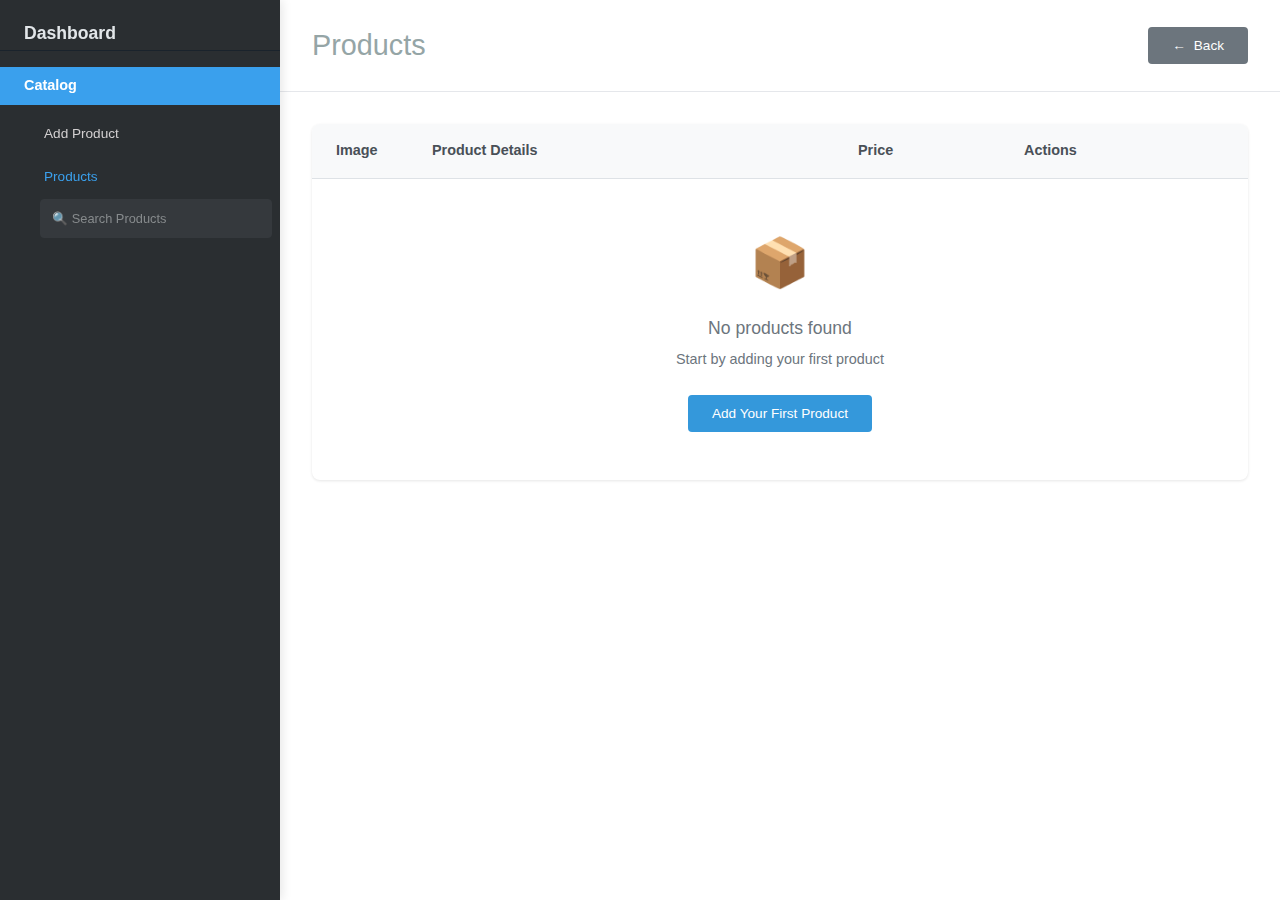
<file: allProducts.html>
<!DOCTYPE html>
<html lang="en">
  <head>
    <meta charset="UTF-8" />
    <meta name="viewport" content="width=device-width, initial-scale=1.0" />
    <title>Products - Dashboard</title>
    <link rel="stylesheet" href="css/allProducts.css" />
  </head>
  <body>
    <div class="container">
      <aside class="sidebar" id="sidebar">
        <div class="sidebar-header">
          <div class="sidebar-title">Dashboard</div>
        </div>

        <nav class="sidebar-nav">
          <div class="nav-section">
            <div class="nav-section-title catalog-active">Catalog</div>
            <ul class="nav-list">
              <li class="nav-item">
                <a href="addProduct.html" class="nav-link" > Add Product </a>
                <a href="#" class="nav-link" id="productsLink"> Products </a>
              </li>
            </ul>
            <input
              type="text"
              class="sidebar-search"
              placeholder="🔍 Search Products"
              id="searchInput"
            />
          </div>
        </nav>
      </aside>

      <main class="main-content">
        <!-- Products List View -->
        <div id="productsView">
          <header class="main-header">
            <div class="header-left">
              <button class="mobile-menu-toggle" onclick="toggleSidebar()">
                ☰
              </button>
              <h1 class="main-title">Products</h1>
            </div>
            <div class="header-actions">
              <button class="btn-back" onclick="goBack()">
                <span>←</span>
                <span>Back</span>
              </button>
            </div>
          </header>

          <div class="products-container">
            <div class="products-list">
              <div class="products-header">
                <div>Image</div>
                <div>Product Details</div>
                <div>Price</div>
                <div>Actions</div>
              </div>
              <div id="productsContainer">
                <!-- Products will be inserted here -->
              </div>
            </div>
          </div>
        </div>

        <!-- Add Product Form View -->
        <div id="addProductView" class="hidden">
          <header class="main-header">
            <div class="header-left">
              <button class="mobile-menu-toggle" onclick="toggleSidebar()">
                ☰
              </button>
              <h1 class="main-title">Add New Product</h1>
            </div>
            <div class="header-actions">
              <button class="btn-secondary" onclick="showProductsList()">
                Cancel
              </button>
              <button class="btn-primary" onclick="saveProduct()">
                Save Product
              </button>
            </div>
          </header>

          <div class="product-form-container">
            <div class="product-form">
              <div class="form-left">
                <div class="form-top-section">
                  <div class="image-upload" onclick="triggerFileUpload()">
                    <div class="image-placeholder">+</div>
                    <span class="image-upload-text">Add image</span>
                    <img
                      class="uploaded-image"
                      id="uploadedImage"
                      alt="Product Image"
                    />
                    <input
                      type="file"
                      id="imageInput"
                      class="hidden-file-input"
                      accept="image/*"
                      onchange="handleImageUpload(this)"
                    />
                  </div>

                  <div class="form-fields-container">
                    <div class="form-group">
                      <label for="name" class="form-label">Name</label>
                      <input
                        type="text"
                        id="name"
                        class="form-input"
                        placeholder="Enter product name"
                      />
                    </div>

                    <div class="form-row">
                      <div class="form-group">
                        <label for="sku" class="form-label">SKU</label>
                        <input
                          type="text"
                          id="sku"
                          class="form-input"
                          placeholder="Enter SKU"
                        />
                      </div>
                      <div class="form-group">
                        <label for="qty" class="form-label">Qty</label>
                        <input
                          type="number"
                          pattern="[0-9]*"
                          id="qty"
                          class="form-input"
                          value="1"
                          min="0"
                          onkeypress="restrictToNumbers(event)"
                        />
                        <div class="checkbox-group" style="margin-top: 0.5rem">
                          <input type="checkbox" id="shipping" checked />
                          <label for="shipping"
                            >Requires shipping or pickup</label
                          >
                        </div>
                      </div>
                    </div>
                  </div>
                </div>

                <div class="form-group">
                  <label for="description" class="form-label"
                    >Description</label
                  >
                  <textarea
                    id="description"
                    class="form-input form-textarea"
                    placeholder="Enter product description"
                  ></textarea>
                </div>
              </div>

              <div class="form-right">
                <div class="price-section">
                  <div class="price-label">Price</div>
                  <div class="price-input-group">
                    <span class="price-symbol">₹</span>
                    <input
                      type="number"
                      pattern="[0-9]*"
                      id="price"
                      class="price-input"
                      step="0.01"
                      min="0"
                      placeholder="0.00"
                      onkeypress="restrictToNumbers(event)"
                    />
                  </div>
                </div>

                <div class="availability-section">
                  <div class="availability-title">Availability</div>
                  <div class="status-items">
                    <div class="status-item">
                      <span class="status-text status-enabled">Enabled</span>
                    </div>
                  </div>
                </div>

                <a href="#" class="preview-link">Preview product</a>
              </div>
            </div>
          </div>
        </div>

        <!-- Edit Product Form View -->
        <div id="editProductView" class="hidden">
          <header class="main-header">
            <div class="header-left">
              <button class="mobile-menu-toggle" onclick="toggleSidebar()">
                ☰
              </button>
              <h1 class="main-title">Edit Product</h1>
            </div>
            <div class="header-actions">
              <button class="btn-secondary" onclick="showProductsList()">
                Cancel
              </button>
              <button class="btn-primary" onclick="updateProduct()">
                Update Product
              </button>
            </div>
          </header>

          <div class="product-form-container">
            <div class="product-form">
              <div class="form-left">
                <div class="form-top-section">
                  <div class="image-upload" onclick="triggerEditFileUpload()">
                    <div class="image-placeholder">+</div>
                    <span class="image-upload-text">Add image</span>
                    <img
                      class="uploaded-image"
                      id="editUploadedImage"
                      alt="Product Image"
                    />
                    <input
                      type="file"
                      id="editImageInput"
                      class="hidden-file-input"
                      accept="image/*"
                      onchange="handleEditImageUpload(this)"
                    />
                  </div>

                  <div class="form-fields-container">
                    <div class="form-group">
                      <label for="editName" class="form-label">Name</label>
                      <input
                        type="text"
                        id="editName"
                        class="form-input"
                        placeholder="Enter product name"
                      />
                    </div>

                    <div class="form-row">
                      <div class="form-group">
                        <label for="editSku" class="form-label">SKU</label>
                        <input
                          type="text"
                          id="editSku"
                          class="form-input"
                          placeholder="Enter SKU"
                        />
                      </div>
                      <div class="form-group">
                        <label for="editQty" class="form-label">Qty</label>
                        <input
                          type="number"
                          id="editQty"
                          class="form-input"
                          min="0"
                        />
                        <div class="checkbox-group" style="margin-top: 0.5rem">
                          <input type="checkbox" id="editShipping" />
                          <label for="editShipping"
                            >Requires shipping or pickup</label
                          >
                        </div>
                      </div>
                    </div>
                  </div>
                </div>

                <div class="form-group">
                  <label for="editDescription" class="form-label"
                    >Description</label
                  >
                  <textarea
                    id="editDescription"
                    class="form-input form-textarea"
                    placeholder="Enter product description"
                  ></textarea>
                </div>
              </div>

              <div class="form-right">
                <div class="price-section">
                  <div class="price-label">Price</div>
                  <div class="price-input-group">
                    <span class="price-symbol">$</span>
                    <input
                      type="number"
                      id="editPrice"
                      class="price-input"
                      step="0.01"
                      min="0"
                      placeholder="0.00"
                    />
                  </div>
                </div>

                <div class="availability-section">
                  <div class="availability-title">Availability</div>
                  <div class="status-items">
                    <div class="status-item">
                      <span class="status-text status-enabled">Enabled</span>
                    </div>
                  </div>
                </div>

                <a href="#" class="preview-link">Preview product</a>
              </div>
            </div>
          </div>
        </div>
      </main>
    </div>

    <script src="js/allProducts.js"></script>
  </body>
</html>
</file>
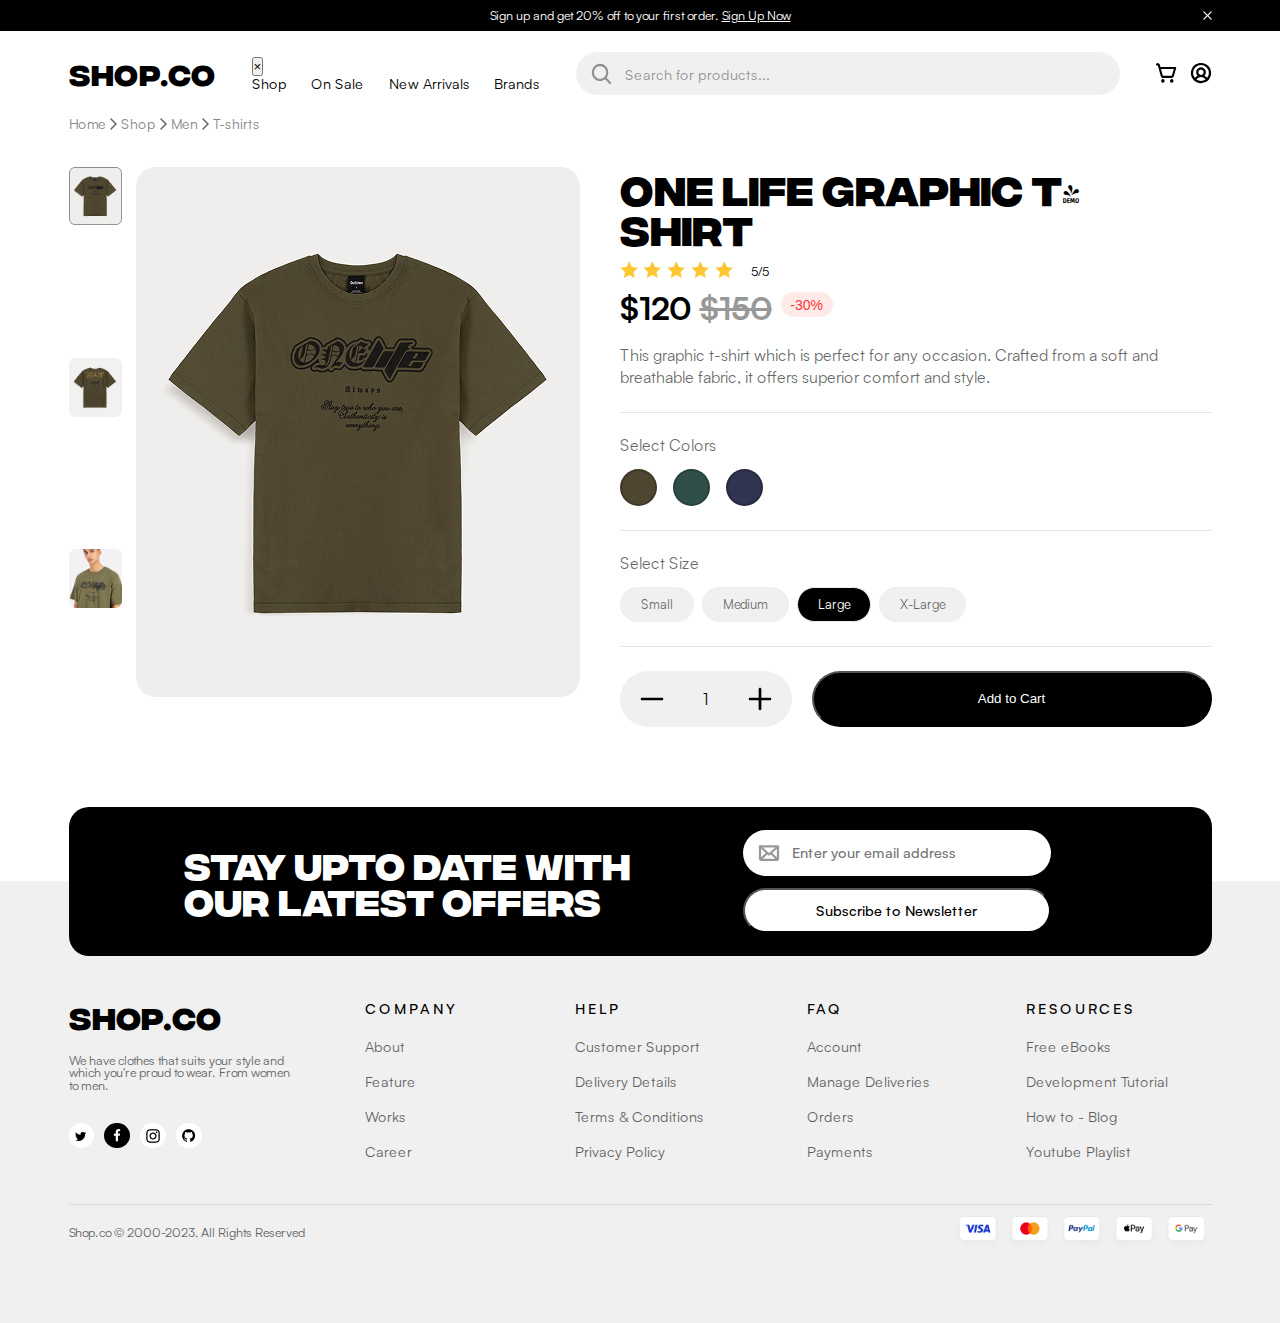
<file: product.html>
<!DOCTYPE html>
<html lang="en">
  <head>
    <meta charset="UTF-8" />
    <meta name="viewport" content="width=device-width, initial-scale=1.0" />
    <title>SHOP.CO</title>

    <link rel="stylesheet" href="css/general.css" />
    <link rel="stylesheet" href="css/style.css" />
    <link rel="stylesheet" href="css/shop.css" />
    <link rel="stylesheet" href="css/product.css" />
    <link rel="stylesheet" href="css/queries.css" />
    <link
      rel="stylesheet"
      href="https://fonts.googleapis.com/css?family=Inter:400,500,700&display=swap"
    />
  </head>
  <body>
    <header>
      <div class="notification">
        <div class="container">
          <div class="notify">
            <p class="notify-msg">
              Sign up and get 20% off to your first order. <u>Sign Up Now</u>
            </p>
            <img
              src="./assets/icons/dismiss.svg"
              alt="dismiss icon"
              class="dismiss"
            />
          </div>
        </div>
      </div>
      <div class="header">
        <div class="container">
          <div class="navbar">
            <div class="nav-start">
              <img
                src="./assets/icons/menu.svg"
                alt="menu icon"
                class="hamburger-menu"
              />
              <a href="index.html" class="logo-text">SHOP.CO</a>
            </div>
            <div class="nav-list">
              <button class="nav-list-close" aria-label="Close menu">
                &times;
              </button>
              <ul class="nav-list-items">
                <li class="nav-list-item"><a href="shop.html">Shop</a></li>
                <li class="nav-list-item"><a href="">On Sale</a></li>
                <li class="nav-list-item"><a href="">New Arrivals</a></li>
                <li class="nav-list-item"><a href="">Brands</a></li>
              </ul>
            </div>
            <div class="search-bar">
              <img
                src="./assets/icons/search-icon.svg"
                alt="search icon"
                class="search-icon"
              />
              <p class="search-text">Search for products...</p>
            </div>
            <div class="nav-icons">
              <img
                src="./assets/icons/nav-search.svg"
                alt="search icon"
                class="nav-search-icon"
              />
              <img
                src="./assets/icons/cart.svg"
                alt="cart icon"
                class="nav-icon"
              />
              <a href="allProducts.html">
                <img
                src="./assets/icons/user.svg"
                alt="user profile icon"
                class="nav-icon"
              />
              </a>
            </div>
          </div>
        </div>
      </div>
    </header>
    <main>
      <div class="container">
        <div class="breadcrumb">
          <span>Home</span>
          <img src="./assets/icons/rightArr.svg" alt="right-arrow" />
          <span>Shop</span>
          <img src="./assets/icons/rightArr.svg" alt="right-arrow" />
          <span>Men</span>
          <img src="./assets/icons/rightArr.svg" alt="right-arrow" />
          <span>T-shirts</span>
        </div>
      </div>
      <section class="product-section">
        <div class="container">
          <div class="prod-content">
            <div class="prod-images">
              <img
                src="./assets/images/prod/main.png"
                alt="product image 1"
                class="prod-img-main"
              />
              <img
                src="./assets/images/prod/image 2.png"
                alt="product image 1"
              />
              <img
                src="./assets/images/prod/image 5.png"
                alt="product image 1"
              />
              <img
                src="./assets/images/prod/image 6.png"
                alt="product image 1"
              />
            </div>
            <div class="prod-description">
              <p class="prod-name">One Life Graphic T-shirt</p>
              <div class="shop-rating prod-rating">
                <img src="./assets/icons/full-star.svg" alt="1 star" />
                <img src="./assets/icons/full-star.svg" alt="1 star" />
                <img src="./assets/icons/full-star.svg" alt="1 star" />
                <img src="./assets/icons/full-star.svg" alt="1 star" />
                <img src="./assets/icons/full-star.svg" alt="1 star" />
                <span>5/5</span>
              </div>
              <div class="price prod-price">
                <span>$120</span>
                <del>$150</del>
                <div class="discount"><span>-30%</span></div>
              </div>
              <div class="prod-info">
                This graphic t-shirt which is perfect for any occasion. Crafted
                from a soft and breathable fabric, it offers superior comfort
                and style.
              </div>
              <div class="line prod-line"></div>
              <span class="pcolor">Select Colors</span>
              <div class="prod-colors">
                <span class="color" style="background: #4f4631"> </span>
                <span class="color" style="background: #314f4a"></span>
                <span class="color" style="background: #31344f"></span>
              </div>
              <div class="line prod-line"></div>
              <span class="pcolor">Select Size</span>
              <div class="sizes prod-sizes">
                <span class="size">Small</span>
                <span class="size">Medium</span>
                <span class="size selected">Large</span>
                <span class="size">X-Large</span>
              </div>
              <div class="line prod-line"></div>
              <div class="cart-area">
                <div class="quant">
                  <img
                    src="./assets/icons/minus.svg"
                    alt="minus icon"
                    class="quant-icon"
                  />
                  <span>1</span>
                  <img
                    src="./assets/icons/plus.svg"
                    alt="plus icon"
                    class="quant-icon"
                  />
                </div>
                <button class="cart">Add to Cart</button>
              </div>
            </div>
          </div>
        </div>
      </section>
      <section class="section-cta">
        <div class="container cta-container">
          <div class="cta">
            <p>stay upto date with our latest offers</p>
            <div class="cta-btns">
              <form action="#">
                <img src="./assets/icons/mail.svg" alt="" />
                <input type="text" placeholder="Enter your email address" />
              </form>
              <button class="button-cta">Subscribe to Newsletter</button>
            </div>
          </div>
        </div>
      </section>
    </main>
    <footer class="footer">
      <div class="container footer-container">
        <div class="footer-intro footer-col">
          <span><a href="#">shop.co</a></span>
          <p class="footer-desc">
            We have clothes that suits your style and which you're proud to
            wear. From women to men.
          </p>
          <div class="social">
            <a href="#">
              <div class="social-icon">
                <img
                  src="./assets/images/logos/logo-twitter.png"
                  alt="twitter-logo"
                />
              </div>
            </a>
            <a href="#">
              <div class="social-icon fb">
                <img
                  src="./assets/images/logos/logo-fb.png"
                  alt="facebook-logo"
                />
              </div>
            </a>
            <a href="#">
              <div class="social-icon">
                <img
                  src="./assets/images/logos/logo-instagram.png"
                  alt="instagram-logo"
                />
              </div>
            </a>
            <a href="#">
              <div class="social-icon">
                <img
                  src="./assets/images/logos/logo-github.png"
                  alt="github-logo"
                />
              </div>
            </a>
          </div>
        </div>
        <div class="footer-company footer-col">
          <span class="footer-col-head">company</span>
          <ul class="footer-nav">
            <li class="footer-nav-items"><a href="#">About</a></li>
            <li class="footer-nav-items"><a href="#">Feature</a></li>
            <li class="footer-nav-items"><a href="#">Works</a></li>
            <li class="footer-nav-items"><a href="#">Career</a></li>
          </ul>
        </div>
        <div class="footer-help footer-col">
          <span class="footer-col-head">help</span>
          <ul class="footer-nav">
            <li class="footer-nav-items"><a href="#">Customer Support</a></li>
            <li class="footer-nav-items"><a href="#">Delivery Details</a></li>
            <li class="footer-nav-items"><a href="#">Terms & Conditions</a></li>
            <li class="footer-nav-items"><a href="#">Privacy Policy</a></li>
          </ul>
        </div>
        <div class="footer-faq footer-col">
          <span class="footer-col-head">faq</span>
          <ul class="footer-nav">
            <li class="footer-nav-items"><a href="#">Account</a></li>
            <li class="footer-nav-items"><a href="#">Manage Deliveries</a></li>
            <li class="footer-nav-items"><a href="#">Orders</a></li>
            <li class="footer-nav-items"><a href="#">Payments</a></li>
          </ul>
        </div>
        <div class="footer-resources footer-col">
          <span class="footer-col-head">resources</span>
          <ul class="footer-nav">
            <li class="footer-nav-items"><a href="#">Free eBooks</a></li>
            <li class="footer-nav-items">
              <a href="#">Development Tutorial</a>
            </li>
            <li class="footer-nav-items"><a href="#">How to - Blog</a></li>
            <li class="footer-nav-items"><a href="#">Youtube Playlist</a></li>
          </ul>
        </div>
      </div>

      <div class="container">
        <div class="line footer-line"></div>
      </div>

      <div class="container">
        <div class="footer-end">
          <p>Shop.co © 2000-2023, All Rights Reserved</p>
          <div class="payment">
            <img
              src="./assets/images/payment/Badge.png"
              alt="VISA logo"
              class="pay-card"
            />
            <img
              src="./assets/images/payment/Badge (1).png"
              alt="MasterCard logo"
              class="pay-card"
            />
            <img
              src="./assets/images/payment/Badge (2).png"
              alt="PayPal logo"
              class="pay-card"
            />
            <img
              src="./assets/images/payment/Badge (3).png"
              alt="Apple Pay logo"
              class="pay-card"
            />
            <img
              src="./assets/images/payment/Badge (4).png"
              alt="Google Pay logo"
              class="pay-card"
            />
          </div>
        </div>
      </div>
    </footer>
    <script src="js/hamburger.js"></script>
    <script src="js/selection.js"></script>
  </body>
  <script>
    document.addEventListener("DOMContentLoaded", function () {
      const params = new URLSearchParams(window.location.search);
      const productId = params.get("id");
      let products = JSON.parse(localStorage.getItem("products")) || [];

      if (productId) {
        const singleProduct = products.find((p) => p.id == productId);
        console.log("changed");

        if (!singleProduct) return;

        document.querySelector(".prod-name").textContent = singleProduct.name;

        // Update price (only showing main price — you can extend for discounts)
        const priceElem = document.querySelector(".prod-price span");
        console.log(priceElem);
        priceElem.innerHTML = `$${singleProduct.price}`;
        console.log(priceElem.textContent);

        // Update description
        document.querySelector(".prod-info").textContent =
          singleProduct.description;

        // Update main image (optional)
        if (singleProduct.image) {
          document.querySelector(".prod-img-main").src = singleProduct.image;
          document.querySelector(".prod-img-main").alt = singleProduct.name;
        }
      }
    });
  </script>
</html>
</file>
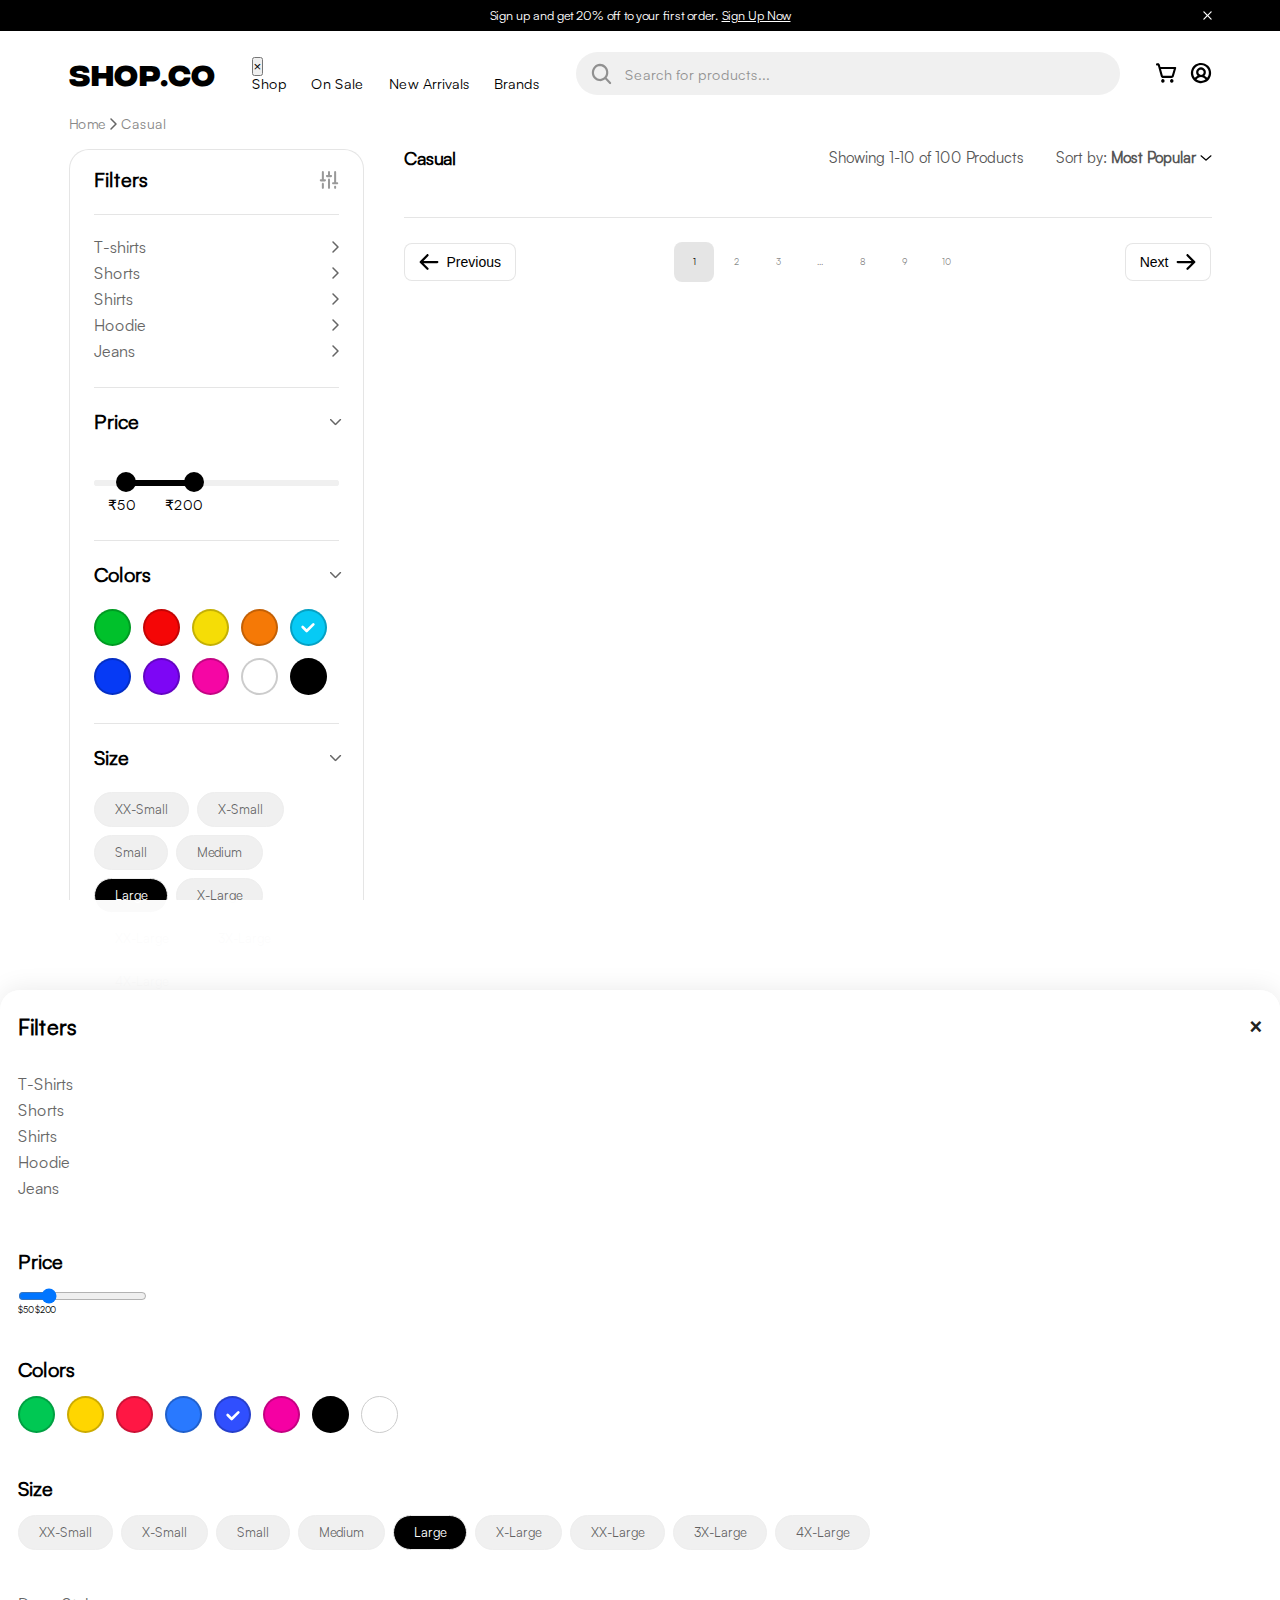
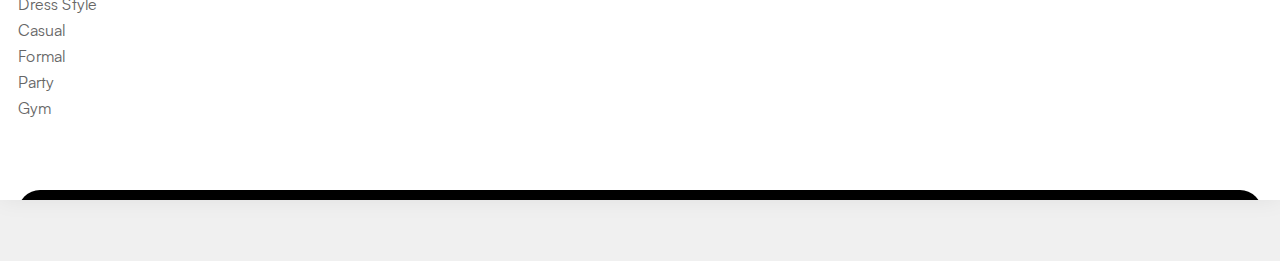
<file: shop.html>
<!DOCTYPE html>
<html lang="en">
  <head>
    <meta charset="UTF-8" />
    <meta name="viewport" content="width=device-width, initial-scale=1.0" />
    <title>SHOP.CO</title>
    <link rel="stylesheet" href="css/general.css" />
    <link rel="stylesheet" href="css/style.css" />
    <link rel="stylesheet" href="css/shop.css" />
    <link rel="stylesheet" href="css/queries.css" />
    <link
      rel="stylesheet"
      href="https://fonts.googleapis.com/css?family=Inter:400,500,700&display=swap"
    />
  </head>
  <body>
    <header>
      <div class="notification">
        <div class="container">
          <div class="notify">
            <p class="notify-msg">
              Sign up and get 20% off to your first order. <u>Sign Up Now</u>
            </p>
            <img
              src="./assets/icons/dismiss.svg"
              alt="dismiss icon"
              class="dismiss"
            />
          </div>
        </div>
      </div>
      <div class="header">
        <div class="container">
          <div class="navbar">
            <div class="nav-start">
              <img
                src="./assets/icons/menu.svg"
                alt="menu icon"
                class="hamburger-menu"
              />
              <a href="index.html" class="logo-text">SHOP.CO</a>
            </div>
            <div class="nav-list">
              <button class="nav-list-close" aria-label="Close menu">
                &times;
              </button>
              <ul class="nav-list-items">
                <li class="nav-list-item"><a href="shop.html">Shop</a></li>
                <li class="nav-list-item"><a href="">On Sale</a></li>
                <li class="nav-list-item"><a href="">New Arrivals</a></li>
                <li class="nav-list-item"><a href="">Brands</a></li>
              </ul>
            </div>
            <div class="search-bar">
              <img
                src="./assets/icons/search-icon.svg"
                alt="search icon"
                class="search-icon"
              />
              <p class="search-text">Search for products...</p>
            </div>
            <div class="nav-icons">
              <img
                src="./assets/icons/nav-search.svg"
                alt="search icon"
                class="nav-search-icon"
              />
              <img
                src="./assets/icons/cart.svg"
                alt="cart icon"
                class="nav-icon"
              />
              <a href="allProducts.html">
                <img
                  src="./assets/icons/user.svg"
                  alt="user profile icon"
                  class="nav-icon"
                />
              </a>
            </div>
          </div>
        </div>
      </div>
    </header>
    <main>
      <div class="container">
        <div class="breadcrumb">
          <span>Home</span>
          <img src="./assets/icons/rightArr.svg" alt="right-arrow" />
          <span>Casual</span>
        </div>
      </div>
      <div class="container">
        <div class="shop-content">
          <aside class="filters">
            <div class="filter-div">
              <h3>Filters</h3>
              <img
                src="./assets/icons/filters.svg"
                alt="filter icon"
                class="filter-icon"
              />
            </div>
            <div class="line filter-line"></div>
            <div class="filter-group">
              <div class="filter-title">
                <a href="./product.html">T-shirts</a>
                <img src="./assets/icons/rightArr.svg" alt="right-arrow" />
              </div>
              <div class="filter-title">
                Shorts
                <img src="./assets/icons/rightArr.svg" alt="right-arrow" />
              </div>
              <div class="filter-title">
                Shirts
                <img src="./assets/icons/rightArr.svg" alt="right-arrow" />
              </div>
              <div class="filter-title">
                Hoodie
                <img src="./assets/icons/rightArr.svg" alt="right-arrow" />
              </div>
              <div class="filter-title">
                Jeans
                <img src="./assets/icons/rightArr.svg" alt="right-arrow" />
              </div>
            </div>
            <div class="line filter-line"></div>
            <div class="filter-group">
              <div class="filter-div">
                <h3>Price</h3>
                <img
                  src="./assets/icons/rightArr.svg"
                  alt="filter icon"
                  class="down-icon filter-dropdown"
                />
              </div>
              <div class="range-slider filter-content">
                <div class="slider-track"></div>
                <input
                  type="range"
                  min="0"
                  max="500"
                  value="50"
                  id="slider-1"
                />
                <input
                  type="range"
                  min="0"
                  max="500"
                  value="200"
                  id="slider-2"
                />
                <span class="thumb-price" id="thumb-price-1">₹50</span>
                <span class="thumb-price" id="thumb-price-2">₹200</span>
              </div>
            </div>
            <div class="line filter-line"></div>
            <div class="filter-group">
              <div class="filter-div">
                <h3>Colors</h3>
                <img
                  src="./assets/icons/rightArr.svg"
                  alt="filter icon"
                  class="down-icon"
                />
              </div>
              <div class="colors filter-content">
                <span class="color" style="background: #00c12b"></span>
                <span class="color" style="background: #f50606"></span>
                <span class="color" style="background: #f5dd06"></span>
                <span class="color" style="background: #f57906"></span>
                <span class="color selected" style="background: #06caf5"></span>
                <span class="color" style="background: #063af5"></span>
                <span class="color" style="background: #7d06f5"></span>
                <span class="color" style="background: #f506a4"></span>
                <span class="color" style="background: #fff"></span>
                <span class="color" style="background: #000"></span>
              </div>
            </div>
            <div class="line filter-line"></div>
            <div class="filter-group">
              <div class="filter-div">
                <h3>Size</h3>
                <img
                  src="./assets/icons/rightArr.svg"
                  alt="filter icon"
                  class="down-icon"
                />
              </div>
              <div class="sizes filter-content">
                <span class="size">XX-Small</span>
                <span class="size">X-Small</span>
                <span class="size">Small</span>
                <span class="size">Medium</span>
                <span class="size selected">Large</span>
                <span class="size">X-Large</span>
                <span class="size">XX-Large</span>
                <span class="size">3X-Large</span>
                <span class="size">4X-Large</span>
              </div>
            </div>
            <div class="line filter-line"></div>
            <div class="filter-group">
              <div class="filter-div">
                <h3>Dress Style</h3>
                <img
                  src="./assets/icons/rightArr.svg"
                  alt="filter icon"
                  class="down-icon"
                />
              </div>
              <div class="filter-content">
                <div class="filter-title">
                  T-shirts
                  <img src="./assets/icons/rightArr.svg" alt="right-arrow" />
                </div>
                <div class="filter-title">
                  Shorts
                  <img src="./assets/icons/rightArr.svg" alt="right-arrow" />
                </div>
                <div class="filter-title">
                  Shirts
                  <img src="./assets/icons/rightArr.svg" alt="right-arrow" />
                </div>
                <div class="filter-title">
                  Hoodie
                  <img src="./assets/icons/rightArr.svg" alt="right-arrow" />
                </div>
                <div class="filter-title">
                  Jeans
                  <img src="./assets/icons/rightArr.svg" alt="right-arrow" />
                </div>
              </div>
            </div>
          </aside>
          <section class="products-section">
            <div class="products-header">
              <h2>Casual</h2>
              <div class="products-meta">
                <span>Showing 1-10 of 100 Products</span>
                <span>
                  Sort by: <b>Most Popular</b>
                  <img
                    src="./assets/icons/downArr.svg"
                    alt="down arrow"
                    class="sort-icon"
                  />
                </span>
                <!-- Filter icon for mobile -->
              </div>
              <button class="mobile-filter-btn" aria-label="Show filters">
                <img src="./assets/icons/filters.svg" alt="filter icon" />
              </button>
            </div>
            <div id="productList" class="shop-items">
              <div class="shop-card">
                <div class="shop-card-img">
                  <img
                    src="./assets/images/shop/image 8.png"
                    alt="Gradient Graphic T-shirt"
                  />
                </div>
                <p class="shop-name">Gradient Graphic T-shirt</p>
                <div class="shop-rating">
                  <img src="./assets/icons/full-star.svg" alt="1 star" />
                  <img src="./assets/icons/full-star.svg" alt="1 star" />
                  <img src="./assets/icons/full-star.svg" alt="1 star" />
                  <img src="./assets/icons/half-star.svg" alt="0.5 star" />
                  <span>3.5/5</span>
                </div>
                <div class="price">
                  <span>$145</span>
                </div>
              </div>
              <div class="shop-card">
                <div class="shop-card-img">
                  <img
                    src="./assets/images/shop/image 9.png"
                    alt="Polo with Tipping Details"
                  />
                </div>
                <p class="shop-name">Polo with Tipping Details</p>
                <div class="shop-rating">
                  <img src="./assets/icons/full-star.svg" alt="1 star" />
                  <img src="./assets/icons/full-star.svg" alt="1 star" />
                  <img src="./assets/icons/full-star.svg" alt="1 star" />
                  <img src="./assets/icons/full-star.svg" alt="1 star" />
                  <img src="./assets/icons/half-star.svg" alt="0.5 star" />
                  <span>4.5/5</span>
                </div>
                <div class="price">
                  <span>$180</span>
                </div>
              </div>
              <div class="shop-card">
                <div class="shop-card-img">
                  <img
                    src="./assets/images/shop/image 10.png"
                    alt="Black Striped T-shirt"
                  />
                </div>
                <p class="shop-name">Black Striped T-shirt</p>
                <div class="shop-rating">
                  <img src="./assets/icons/full-star.svg" alt="1 star" />
                  <img src="./assets/icons/full-star.svg" alt="1 star" />
                  <img src="./assets/icons/full-star.svg" alt="1 star" />
                  <img src="./assets/icons/full-star.svg" alt="1 star" />
                  <img src="./assets/icons/full-star.svg" alt="1 star" />
                  <span>5/5</span>
                </div>
                <div class="price">
                  <span>$120</span>
                  <del>$150</del>
                  <div class="discount"><span>-30%</span></div>
                </div>
              </div>
              <div class="shop-card">
                <div class="shop-card-img">
                  <img
                    src="./assets/images/shop/image 8 (1).png"
                    alt="SKINNY FIT JEANS"
                  />
                </div>
                <p class="shop-name">Skinny Fit Jeans</p>
                <div class="shop-rating">
                  <img src="./assets/icons/full-star.svg" alt="1 star" />
                  <img src="./assets/icons/full-star.svg" alt="1 star" />
                  <img src="./assets/icons/full-star.svg" alt="1 star" />
                  <img src="./assets/icons/half-star.svg" alt="0.5 star" />
                  <span>3.5/5</span>
                </div>
                <div class="price">
                  <span>$240</span>
                  <del>$260</del>
                  <div class="discount"><span>-20%</span></div>
                </div>
              </div>
              <div class="shop-card">
                <div class="shop-card-img">
                  <img
                    src="./assets/images/shop/image 9 (1).png"
                    alt="Checkered Shirt Image"
                  />
                </div>
                <p class="shop-name">Checkered Shirt</p>
                <div class="shop-rating">
                  <img src="./assets/icons/full-star.svg" alt="1 star" />
                  <img src="./assets/icons/full-star.svg" alt="1 star" />
                  <img src="./assets/icons/full-star.svg" alt="1 star" />
                  <img src="./assets/icons/full-star.svg" alt="1 star" />
                  <img src="./assets/icons/half-star.svg" alt="0.5 star" />
                  <span>4.5/5</span>
                </div>
                <div class="price">
                  <span>$180</span>
                </div>
              </div>
              <div class="shop-card">
                <div class="shop-card-img">
                  <img
                    src="./assets/images/shop/image 10 (1).png"
                    alt="SLEEVE STRIPED T-SHIRT"
                  />
                </div>
                <p class="shop-name">Sleve Striped T-shirt</p>
                <div class="shop-rating">
                  <img src="./assets/icons/full-star.svg" alt="1 star" />
                  <img src="./assets/icons/full-star.svg" alt="1 star" />
                  <img src="./assets/icons/full-star.svg" alt="1 star" />
                  <img src="./assets/icons/full-star.svg" alt="1 star" />
                  <img src="./assets/icons/half-star.svg" alt="0.5 star" />
                  <span>4.5/5</span>
                </div>
                <div class="price">
                  <span>$130</span>
                  <del>$160</del>
                  <div class="discount"><span>-30%</span></div>
                </div>
              </div>
              <div class="shop-card">
                <div class="shop-card-img">
                  <img
                    src="./assets/images/selling/image 7.jpg"
                    alt="Vertical Striped Shirt Image"
                  />
                </div>
                <p class="shop-name">Vertical Striped Shirt</p>
                <div class="shop-rating">
                  <img src="./assets/icons/full-star.svg" alt="1 star" />
                  <img src="./assets/icons/full-star.svg" alt="1 star" />
                  <img src="./assets/icons/full-star.svg" alt="1 star" />
                  <img src="./assets/icons/full-star.svg" alt="1 star" />
                  <img src="./assets/icons/full-star.svg" alt="1 star" />
                  <span>5/5</span>
                </div>
                <div class="price">
                  <span>$212</span>
                  <del>$232</del>
                  <div class="discount"><span>-20%</span></div>
                </div>
              </div>
              <div class="shop-card">
                <div class="shop-card-img">
                  <img
                    src="./assets/images/selling/image 8.jpg"
                    alt="Courage Graphic T-Shirt Image"
                  />
                </div>
                <p class="shop-name">Courage Graphic T-Shirt</p>
                <div class="shop-rating">
                  <img src="./assets/icons/full-star.svg" alt="1 star" />
                  <img src="./assets/icons/full-star.svg" alt="1 star" />
                  <img src="./assets/icons/full-star.svg" alt="1 star" />
                  <img src="./assets/icons/full-star.svg" alt="1 star" />
                  <span>4/5</span>
                </div>
                <div class="price">
                  <span>$145</span>
                </div>
              </div>
              <div class="shop-card">
                <div class="shop-card-img">
                  <img
                    src="./assets/images/selling/image 9.jpg"
                    alt="Loose Fit Bermuda Shorts Image"
                  />
                </div>
                <p class="shop-name">Loose Fit Bermuda Shorts</p>
                <div class="shop-rating">
                  <img src="./assets/icons/full-star.svg" alt="1 star" />
                  <img src="./assets/icons/full-star.svg" alt="1 star" />
                  <img src="./assets/icons/full-star.svg" alt="1 star" />
                  <span>3/5</span>
                </div>
                <div class="price">
                  <span>$80</span>
                </div>
              </div>
            </div>
            <div class="line filter-line"></div>
            <div class="pagination">
              <button class="prev-btn page-btn" disabled>
                <img src="./assets/icons/left-arrow.svg" alt="left arrow" />
                Previous
              </button>
              <div class="pages">
                <div class="page active">1</div>
                <div class="page">2</div>
                <div class="page">3</div>
                <div class="page">...</div>
                <div class="page">8</div>
                <div class="page">9</div>
                <div class="page">10</div>
              </div>
              <button class="next-btn page-btn" disabled>
                Next
                <img src="./assets/icons/right-arrow.svg" alt="right arrow" />
              </button>
            </div>
          </section>
        </div>
      </div>
      <section class="section-cta">
        <div class="container cta-container">
          <div class="cta">
            <p>stay upto date with our latest offers</p>
            <div class="cta-btns">
              <form action="#">
                <img src="./assets/icons/mail.svg" alt="" />
                <input type="text" placeholder="Enter your email address" />
              </form>
              <button class="button-cta">Subscribe to Newsletter</button>
            </div>
          </div>
        </div>
      </section>
    </main>
    <footer class="footer">
      <div class="container footer-container">
        <div class="footer-intro footer-col">
          <span><a href="#">shop.co</a></span>
          <p class="footer-desc">
            We have clothes that suits your style and which you're proud to
            wear. From women to men.
          </p>
          <div class="social">
            <a href="#">
              <div class="social-icon">
                <img
                  src="./assets/images/logos/logo-twitter.png"
                  alt="twitter-logo"
                />
              </div>
            </a>
            <a href="#">
              <div class="social-icon fb">
                <img
                  src="./assets/images/logos/logo-fb.png"
                  alt="facebook-logo"
                />
              </div>
            </a>
            <a href="#">
              <div class="social-icon">
                <img
                  src="./assets/images/logos/logo-instagram.png"
                  alt="instagram-logo"
                />
              </div>
            </a>
            <a href="#">
              <div class="social-icon">
                <img
                  src="./assets/images/logos/logo-github.png"
                  alt="github-logo"
                />
              </div>
            </a>
          </div>
        </div>
        <div class="footer-company footer-col">
          <span class="footer-col-head">company</span>
          <ul class="footer-nav">
            <li class="footer-nav-items"><a href="#">About</a></li>
            <li class="footer-nav-items"><a href="#">Feature</a></li>
            <li class="footer-nav-items"><a href="#">Works</a></li>
            <li class="footer-nav-items"><a href="#">Career</a></li>
          </ul>
        </div>
        <div class="footer-help footer-col">
          <span class="footer-col-head">help</span>
          <ul class="footer-nav">
            <li class="footer-nav-items"><a href="#">Customer Support</a></li>
            <li class="footer-nav-items"><a href="#">Delivery Details</a></li>
            <li class="footer-nav-items"><a href="#">Terms & Conditions</a></li>
            <li class="footer-nav-items"><a href="#">Privacy Policy</a></li>
          </ul>
        </div>
        <div class="footer-faq footer-col">
          <span class="footer-col-head">faq</span>
          <ul class="footer-nav">
            <li class="footer-nav-items"><a href="#">Account</a></li>
            <li class="footer-nav-items"><a href="#">Manage Deliveries</a></li>
            <li class="footer-nav-items"><a href="#">Orders</a></li>
            <li class="footer-nav-items"><a href="#">Payments</a></li>
          </ul>
        </div>
        <div class="footer-resources footer-col">
          <span class="footer-col-head">resources</span>
          <ul class="footer-nav">
            <li class="footer-nav-items"><a href="#">Free eBooks</a></li>
            <li class="footer-nav-items">
              <a href="#">Development Tutorial</a>
            </li>
            <li class="footer-nav-items"><a href="#">How to - Blog</a></li>
            <li class="footer-nav-items"><a href="#">Youtube Playlist</a></li>
          </ul>
        </div>
      </div>

      <div class="container">
        <div class="line footer-line"></div>
      </div>

      <div class="container">
        <div class="footer-end">
          <p>Shop.co © 2000-2023, All Rights Reserved</p>
          <div class="payment">
            <img
              src="./assets/images/payment/Badge.png"
              alt="VISA logo"
              class="pay-card"
            />
            <img
              src="./assets/images/payment/Badge (1).png"
              alt="MasterCard logo"
              class="pay-card"
            />
            <img
              src="./assets/images/payment/Badge (2).png"
              alt="PayPal logo"
              class="pay-card"
            />
            <img
              src="./assets/images/payment/Badge (3).png"
              alt="Apple Pay logo"
              class="pay-card"
            />
            <img
              src="./assets/images/payment/Badge (4).png"
              alt="Google Pay logo"
              class="pay-card"
            />
          </div>
        </div>
      </div>
    </footer>
    <div class="filter-overlay">
      <div class="filter-overlay-content">
        <div class="filter-overlay-header">
          <h3>Filters</h3>
          <button class="filter-overlay-close" aria-label="Close filters">
            &times;
          </button>
        </div>
        <!-- Paste your filters markup here (same as inside <aside class="filters">) -->
        <div class="filter-group">
          <div class="filter-title"><a href="product.html">T-Shirts</a></div>
          <div class="filter-title">Shorts</div>
          <div class="filter-title">Shirts</div>
          <div class="filter-title">Hoodie</div>
          <div class="filter-title">Jeans</div>
        </div>
        <div class="filter-group">
          <div class="filter-heading">Price</div>
          <div class="slider">
            <input type="range" min="0" max="250" value="50" />
            <div class="price-labels">
              <span>$50</span>
              <span>$200</span>
            </div>
          </div>
        </div>
        <div class="filter-group">
          <div class="filter-heading">Colors</div>
          <div class="colors">
            <span class="color" style="background: #00c853"></span>
            <span class="color" style="background: #ffd600"></span>
            <span class="color" style="background: #ff1744"></span>
            <span class="color" style="background: #2979ff"></span>
            <span class="color selected" style="background: #304ffe"></span>
            <span class="color" style="background: #f500a3"></span>
            <span class="color" style="background: #000"></span>
            <span
              class="color"
              style="background: #fff; border: 1px solid #ccc"
            ></span>
          </div>
        </div>
        <div class="filter-group">
          <div class="filter-heading">Size</div>
          <div class="sizes">
            <span class="size">XX-Small</span>
            <span class="size">X-Small</span>
            <span class="size">Small</span>
            <span class="size">Medium</span>
            <span class="size selected">Large</span>
            <span class="size">X-Large</span>
            <span class="size">XX-Large</span>
            <span class="size">3X-Large</span>
            <span class="size">4X-Large</span>
          </div>
        </div>
        <div class="filter-group">
          <div class="filter-title">Dress Style</div>
          <div>
            <div class="filter-title">Casual</div>
            <div class="filter-title">Formal</div>
            <div class="filter-title">Party</div>
            <div class="filter-title">Gym</div>
          </div>
        </div>
        <button class="apply-filter-btn">Apply Filter</button>
      </div>
    </div>
    <script src="js/hamburger.js"></script>
    <script src="js/shop-filters.js"></script>
    <script src="js/shop.js"></script>
  </body>
</html>
</file>
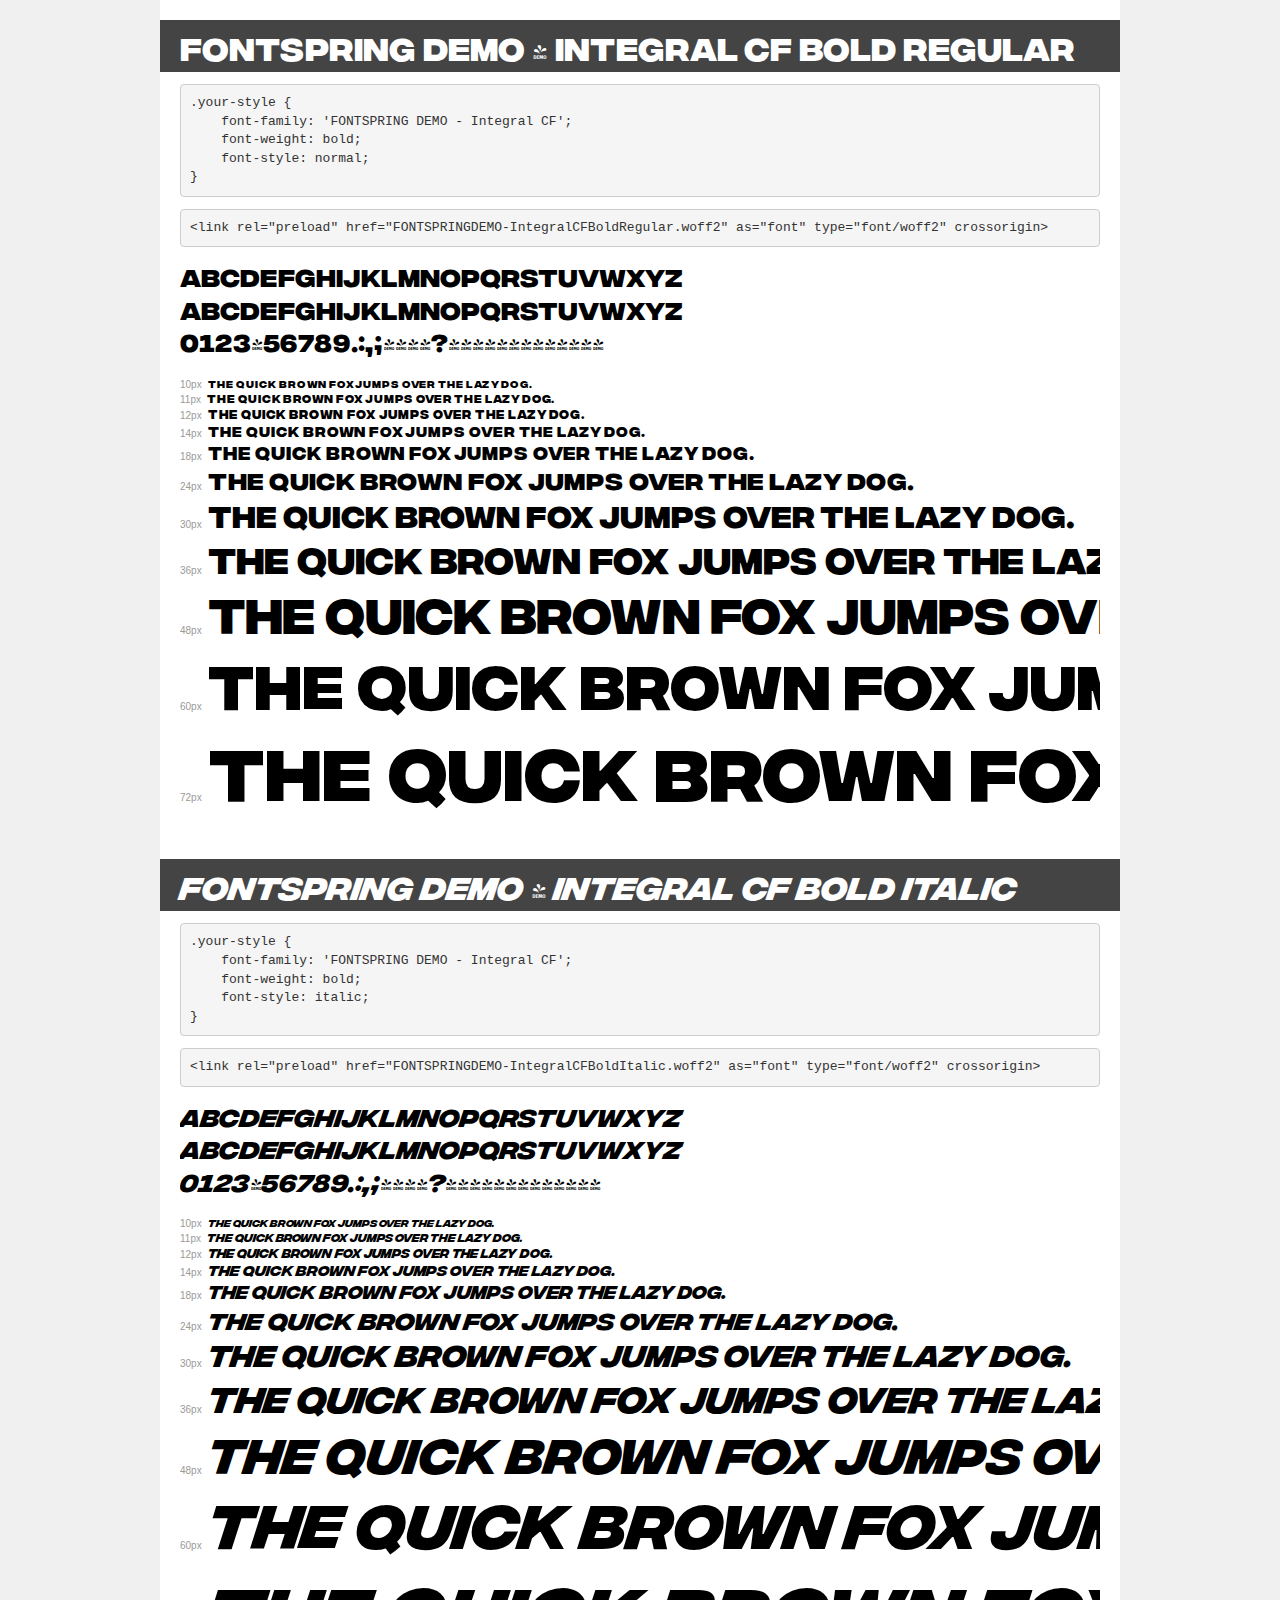
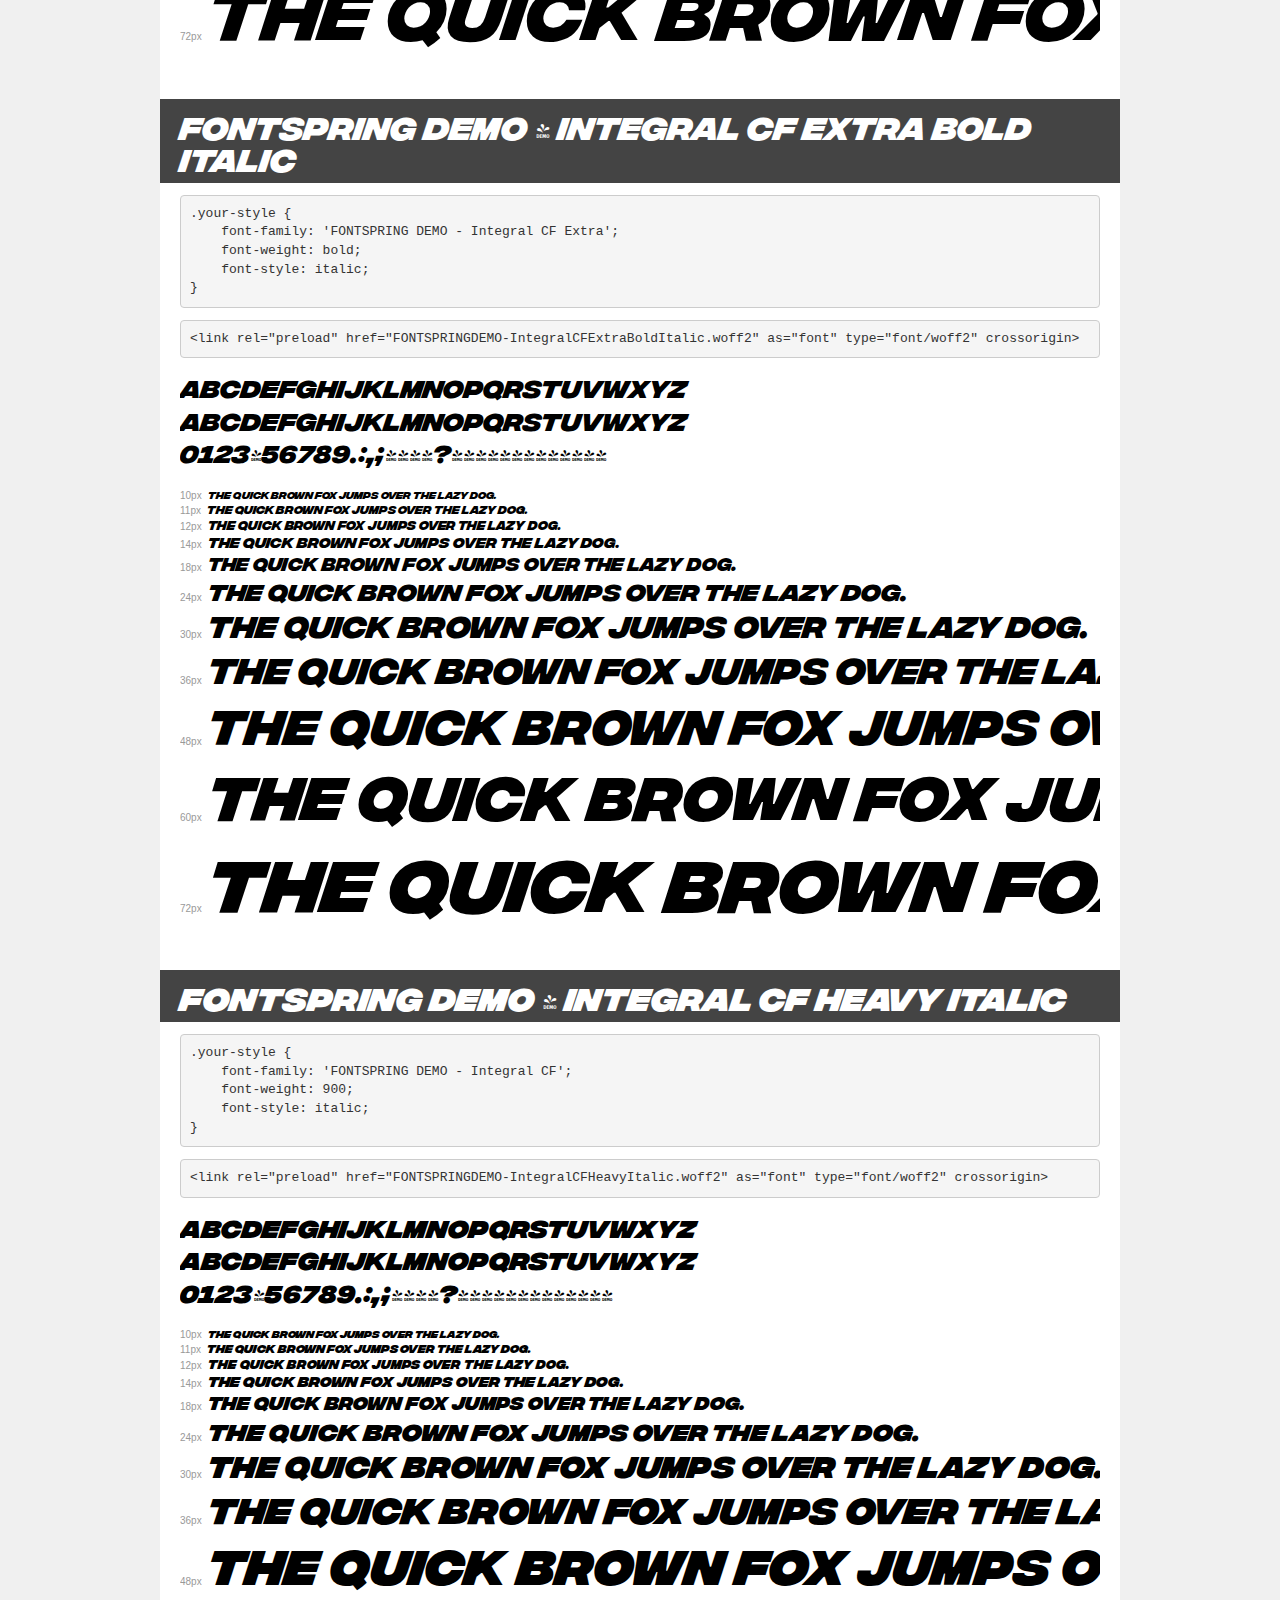
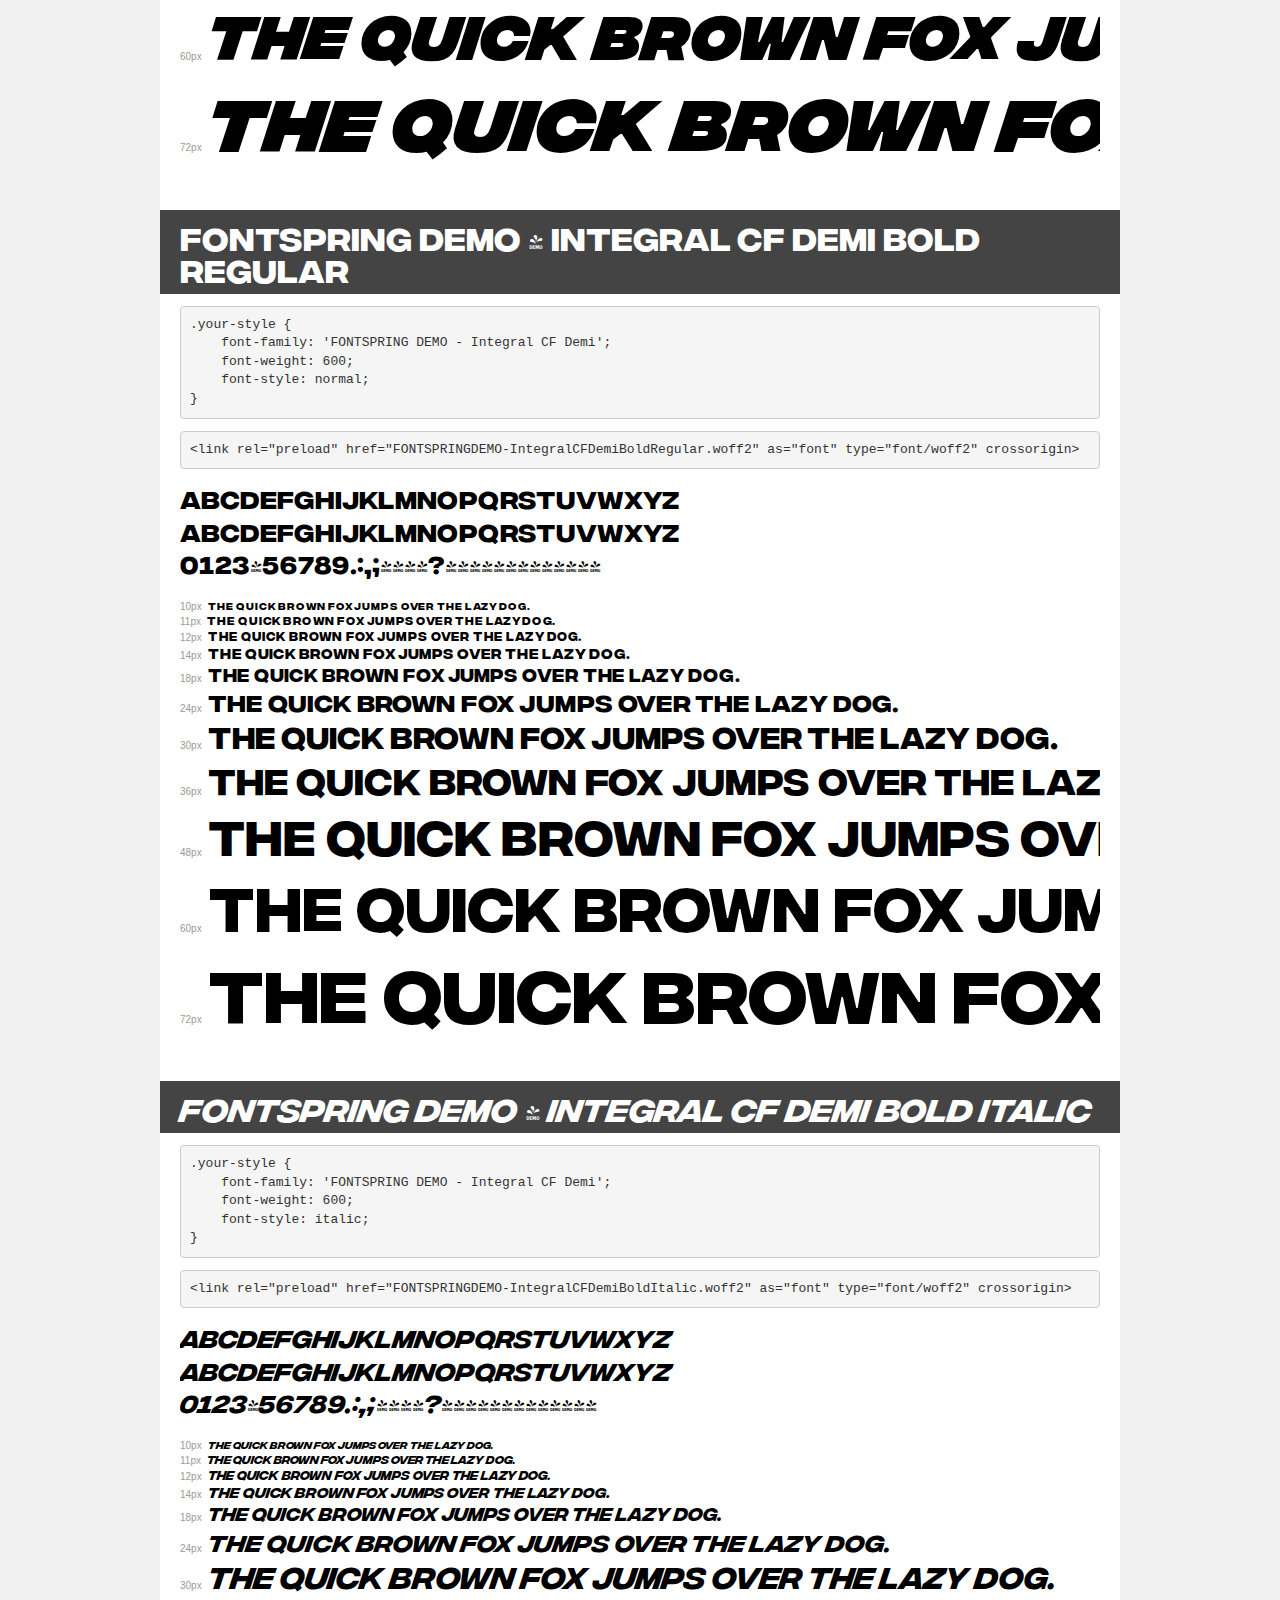
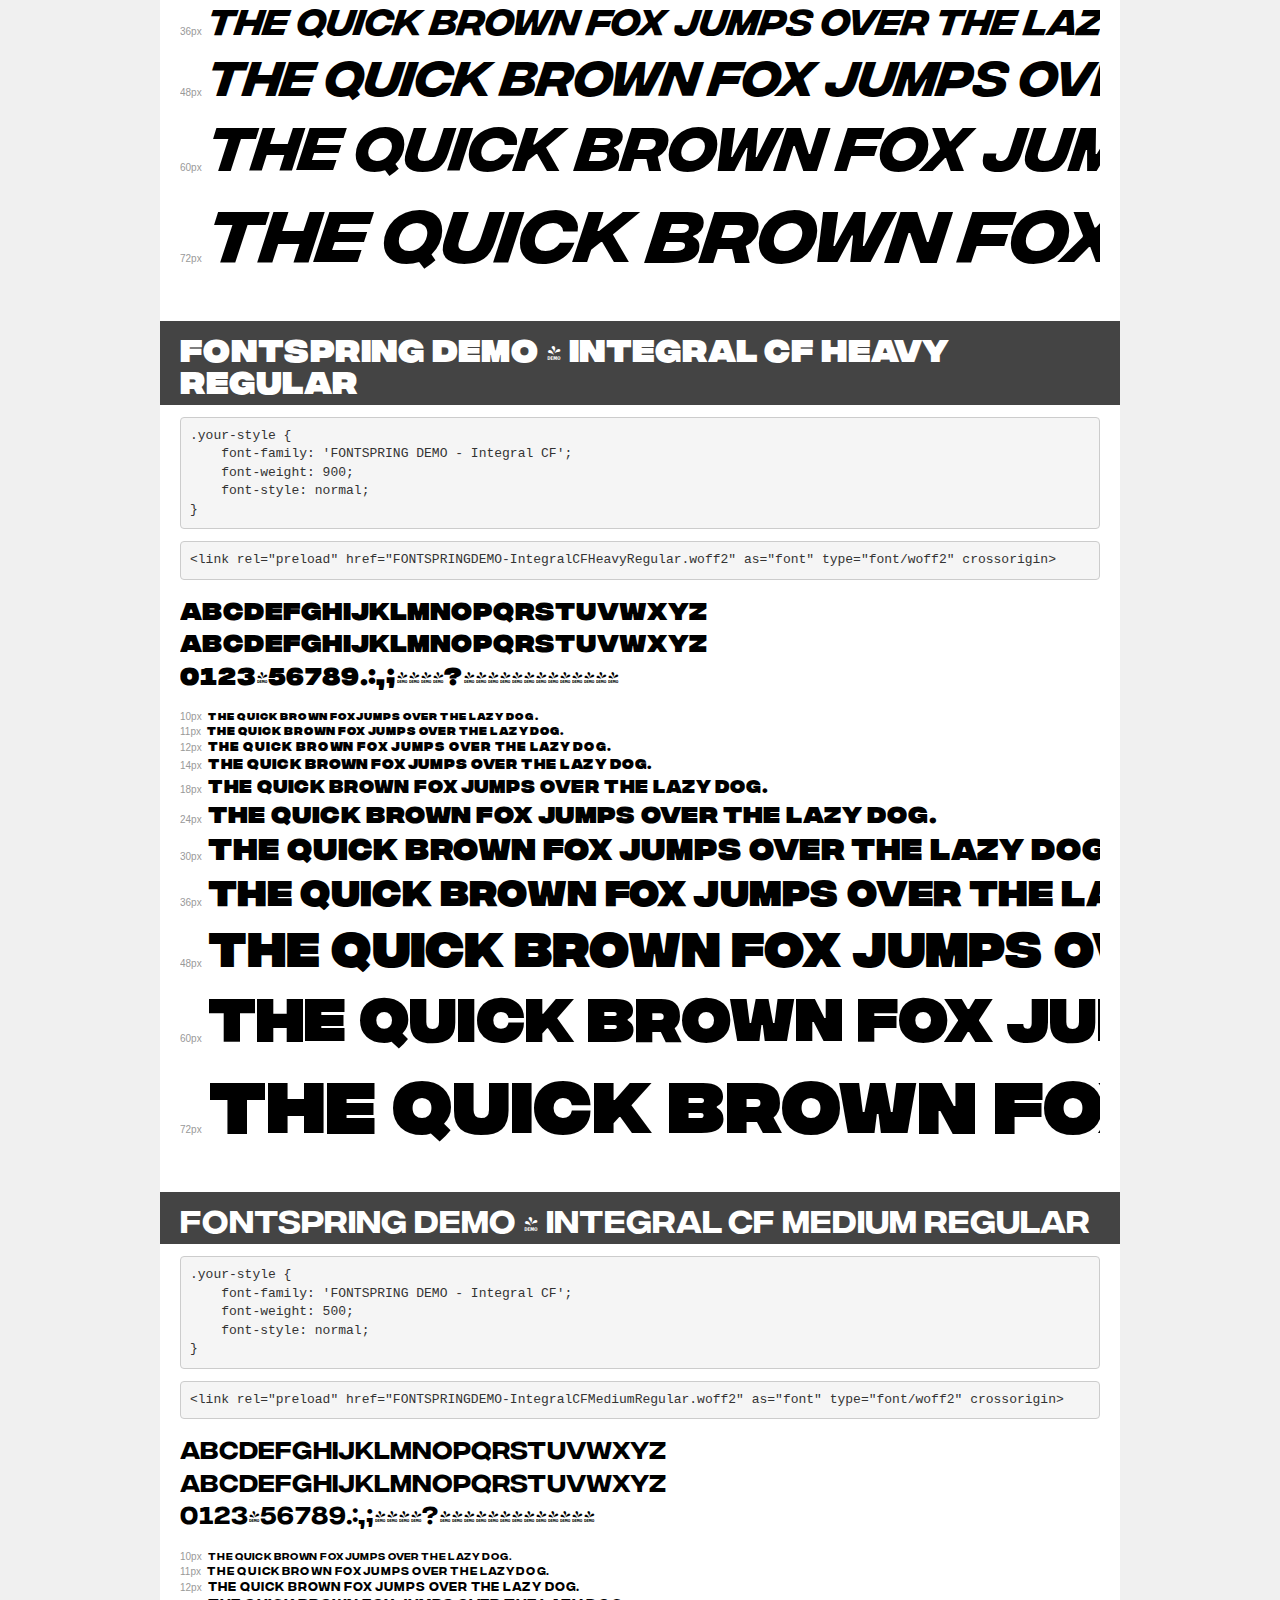
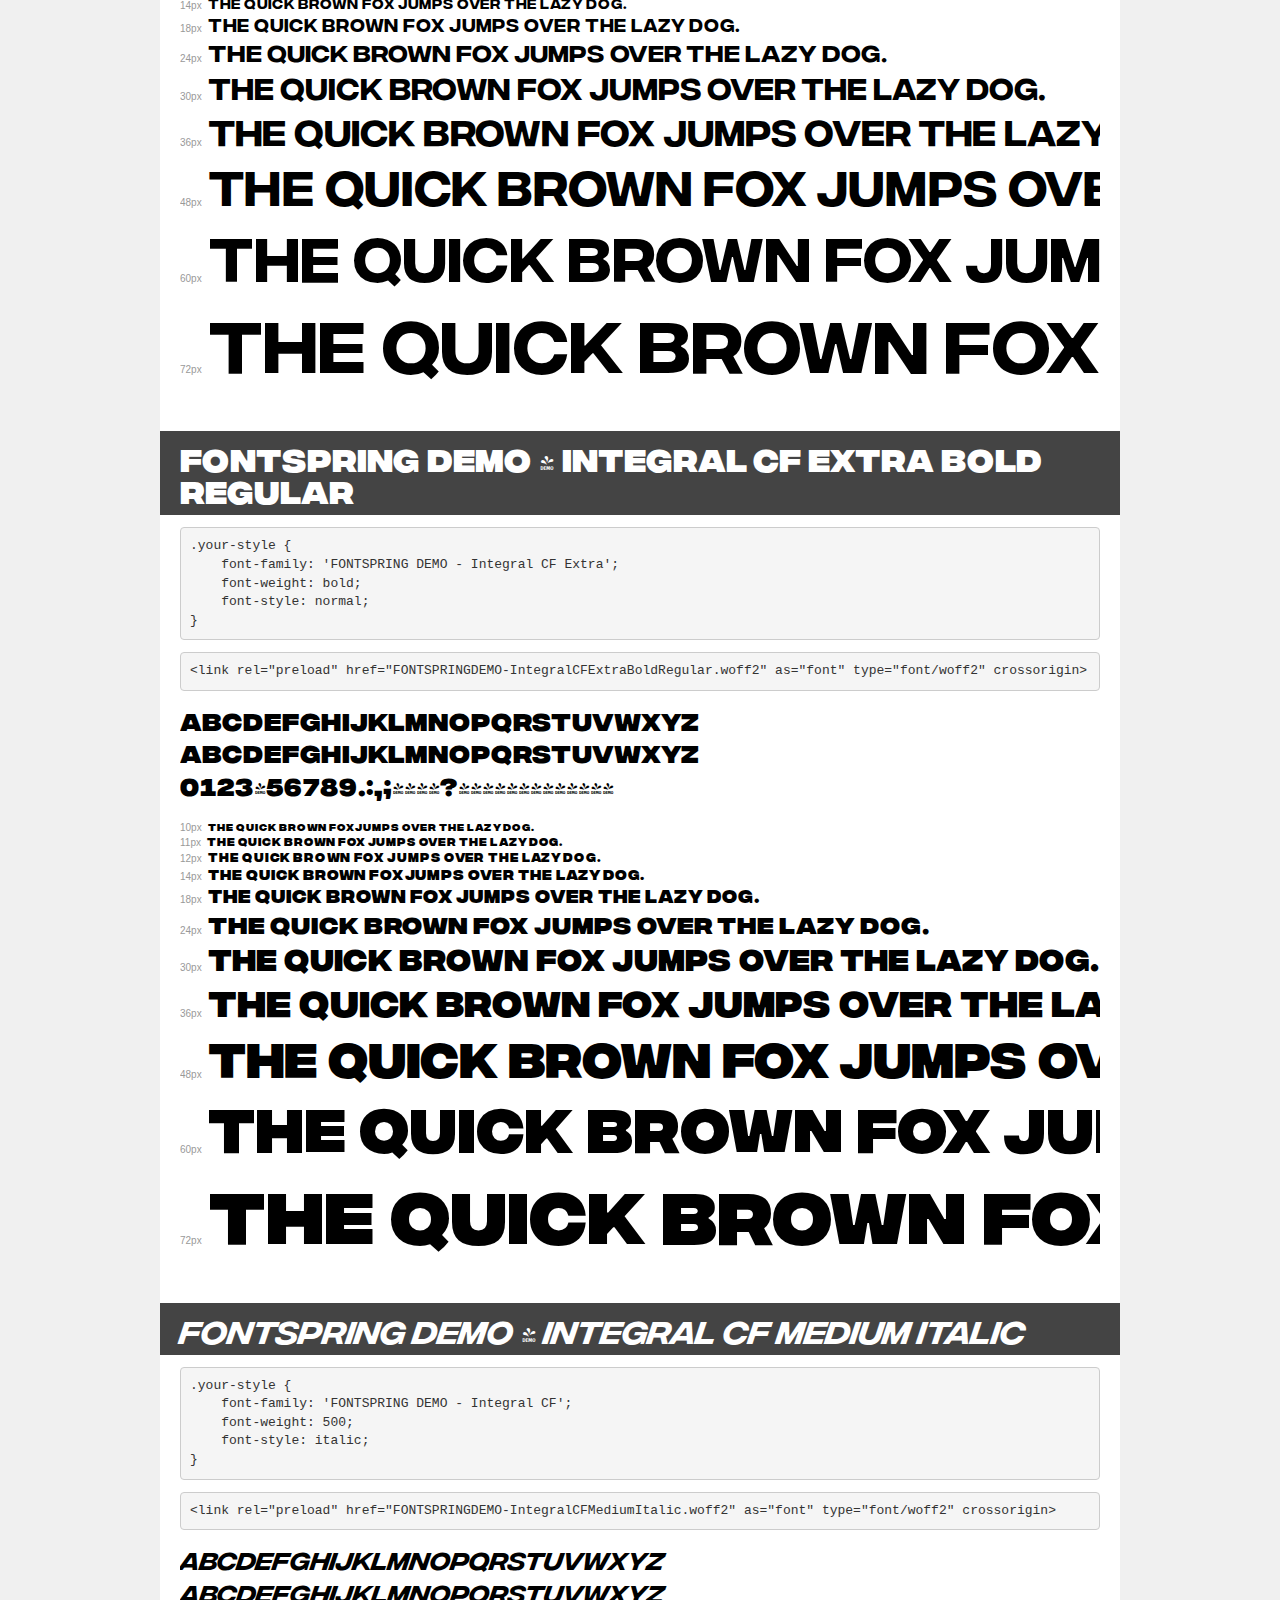
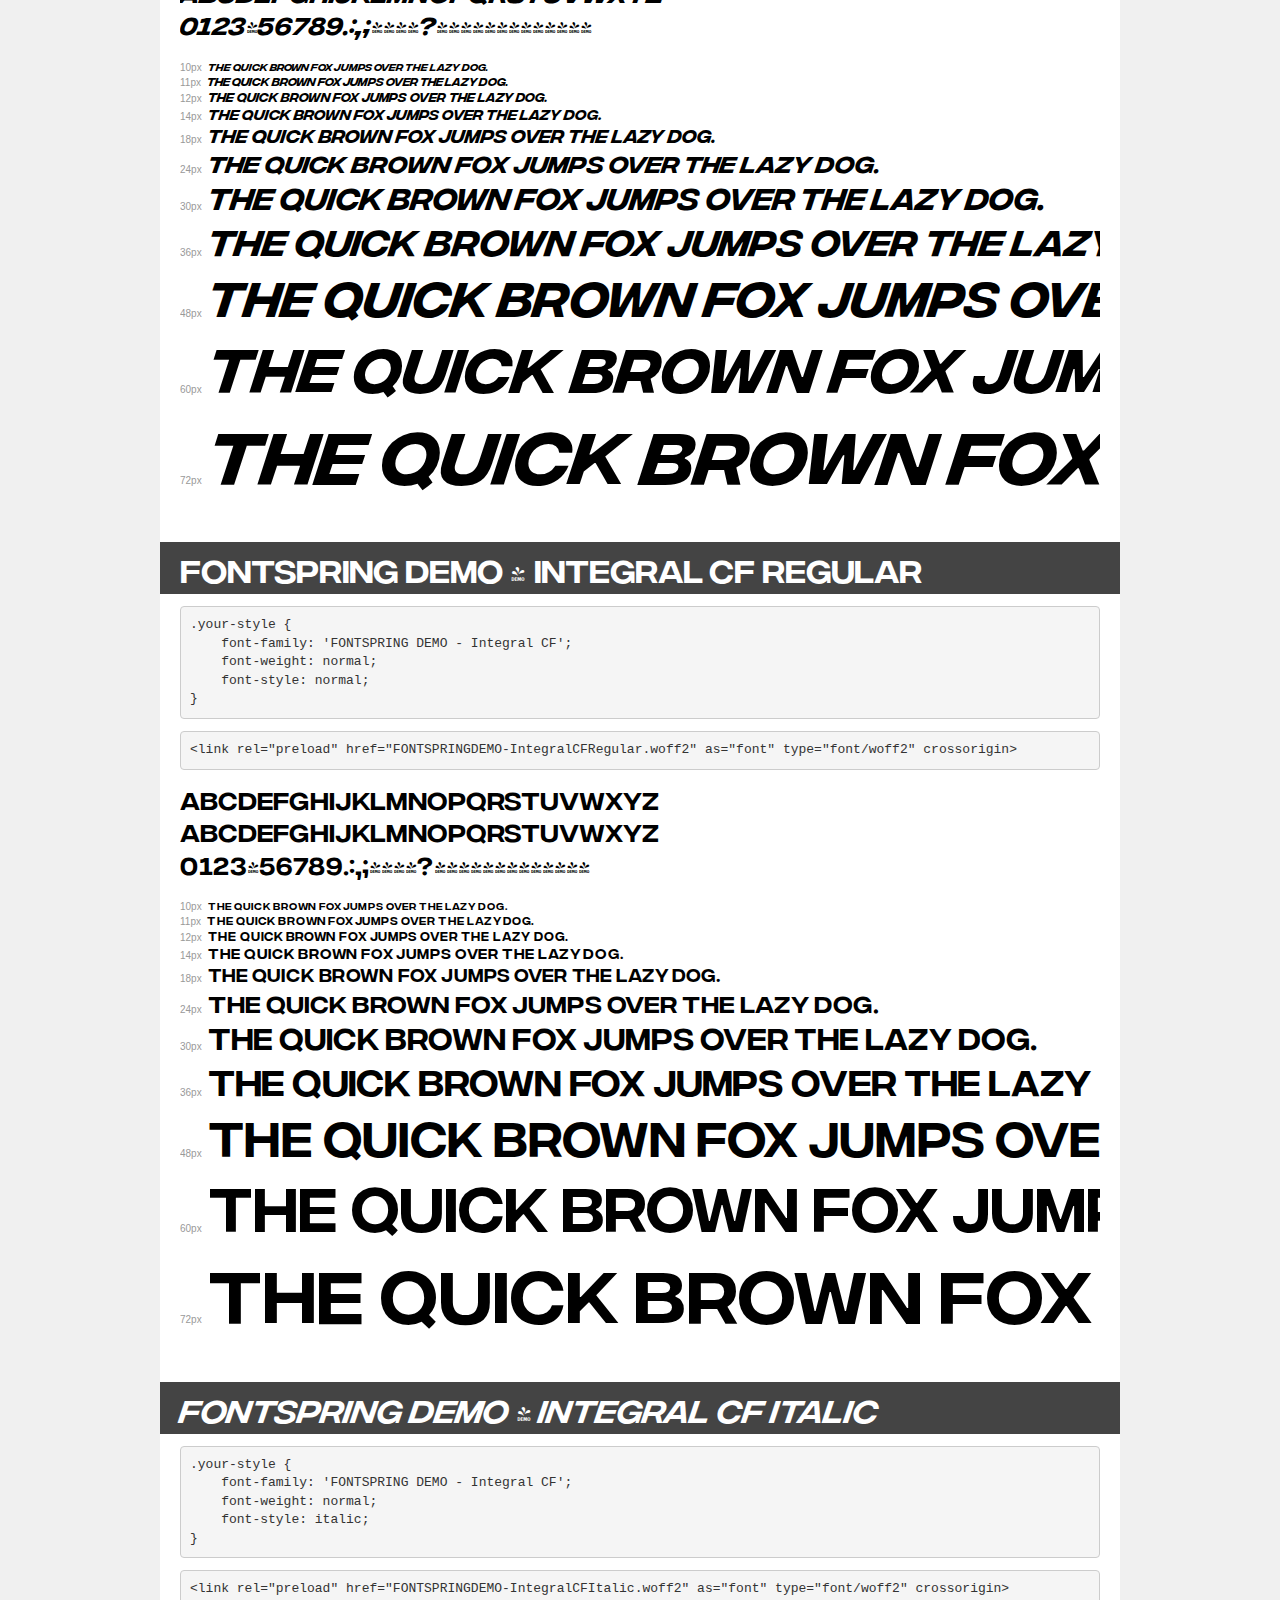
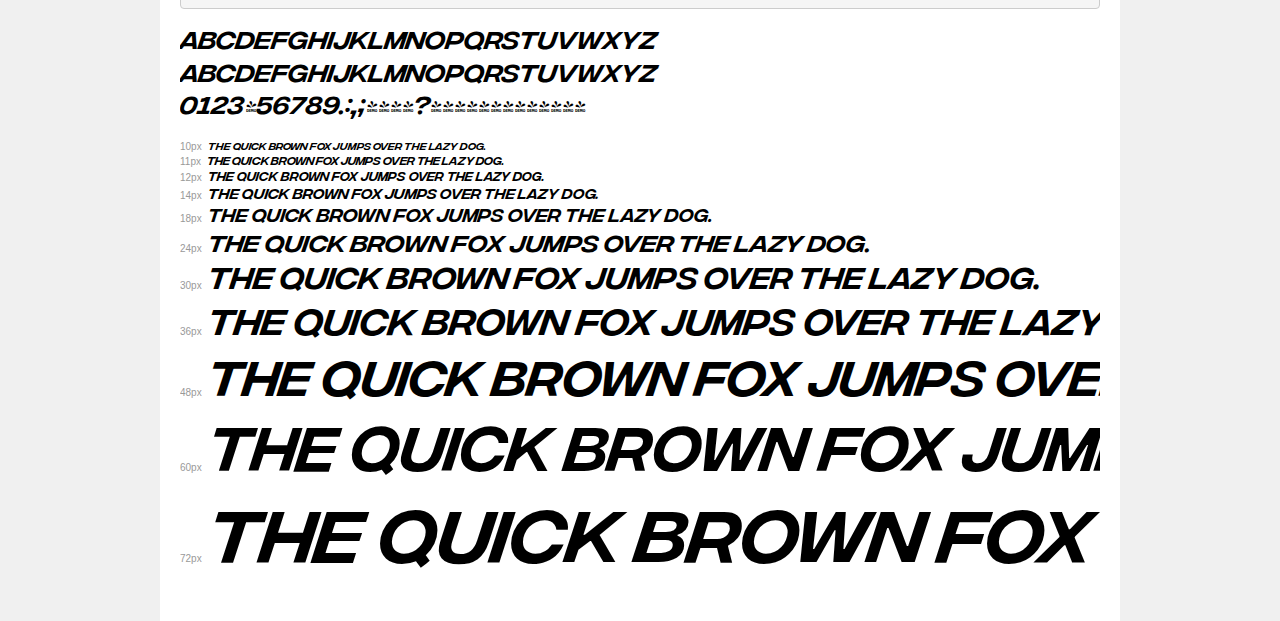
<file: assets/fonts/integral-cf/demo.html>
<!DOCTYPE html>
<html lang="en">
<head>
    <meta charset="utf-8">
    <meta http-equiv="X-UA-Compatible" content="IE=edge">
    <meta name="viewport" content="width=device-width, initial-scale=1">
    <meta name="robots" content="noindex, noarchive">
    <meta name="format-detection" content="telephone=no">
    <title>Transfonter demo</title>
    <link href="stylesheet.css" rel="stylesheet">
    <style>
        /*
        http://meyerweb.com/eric/tools/css/reset/
        v2.0 | 20110126
        License: none (public domain)
        */
        html, body, div, span, applet, object, iframe,
        h1, h2, h3, h4, h5, h6, p, blockquote, pre,
        a, abbr, acronym, address, big, cite, code,
        del, dfn, em, img, ins, kbd, q, s, samp,
        small, strike, strong, sub, sup, tt, var,
        b, u, i, center,
        dl, dt, dd, ol, ul, li,
        fieldset, form, label, legend,
        table, caption, tbody, tfoot, thead, tr, th, td,
        article, aside, canvas, details, embed,
        figure, figcaption, footer, header, hgroup,
        menu, nav, output, ruby, section, summary,
        time, mark, audio, video {
            margin: 0;
            padding: 0;
            border: 0;
            font-size: 100%;
            font: inherit;
            vertical-align: baseline;
        }
        /* HTML5 display-role reset for older browsers */
        article, aside, details, figcaption, figure,
        footer, header, hgroup, menu, nav, section {
            display: block;
        }
        body {
            line-height: 1;
        }
        ol, ul {
            list-style: none;
        }
        blockquote, q {
            quotes: none;
        }
        blockquote:before, blockquote:after,
        q:before, q:after {
            content: '';
            content: none;
        }
        table {
            border-collapse: collapse;
            border-spacing: 0;
        }
        /* demo styles */
        body {
            background: #f0f0f0;
            color: #000;
        }
        .page {
            background: #fff;
            width: 920px;
            margin: 0 auto;
            padding: 20px 20px 0 20px;
            overflow: hidden;
        }
        .font-container {
            overflow-x: auto;
            overflow-y: hidden;
            margin-bottom: 40px;
            line-height: 1.3;
            white-space: nowrap;
            padding-bottom: 5px;
        }
        h1 {
            position: relative;
            background: #444;
            font-size: 32px;
            color: #fff;
            padding: 10px 20px;
            margin: 0 -20px 12px -20px;
        }
        .letters {
            font-size: 25px;
            margin-bottom: 20px;
        }
        .s10:before {
            content: '10px';
        }
        .s11:before {
            content: '11px';
        }
        .s12:before {
            content: '12px';
        }
        .s14:before {
            content: '14px';
        }
        .s18:before {
            content: '18px';
        }
        .s24:before {
            content: '24px';
        }
        .s30:before {
            content: '30px';
        }
        .s36:before {
            content: '36px';
        }
        .s48:before {
            content: '48px';
        }
        .s60:before {
            content: '60px';
        }
        .s72:before {
            content: '72px';
        }
        .s10:before, .s11:before, .s12:before, .s14:before,
        .s18:before, .s24:before, .s30:before, .s36:before,
        .s48:before, .s60:before, .s72:before {
            font-family: Arial, sans-serif;
            font-size: 10px;
            font-weight: normal;
            font-style: normal;
            color: #999;
            padding-right: 6px;
        }
        pre {
            display: block;
            padding: 9px;
            margin: 0 0 12px;
            font-family: Monaco, Menlo, Consolas, "Courier New", monospace;
            font-size: 13px;
            line-height: 1.428571429;
            color: #333;
            font-weight: normal;
            font-style: normal;
            background-color: #f5f5f5;
            border: 1px solid #ccc;
            overflow-x: auto;
            border-radius: 4px;
        }
        /* responsive */
        @media (max-width: 959px) {
            .page {
                width: auto;
                margin: 0;
            }
        }
    </style>
</head>
<body>
<div class="page">
    <div class="demo">
        <h1 style="font-family: 'FONTSPRING DEMO - Integral CF'; font-weight: bold; font-style: normal;">FONTSPRING DEMO - Integral CF Bold Regular</h1>
        <pre title="Usage">.your-style {
    font-family: 'FONTSPRING DEMO - Integral CF';
    font-weight: bold;
    font-style: normal;
}</pre>
        <pre title="Preload (optional)">
&lt;link rel=&quot;preload&quot; href=&quot;FONTSPRINGDEMO-IntegralCFBoldRegular.woff2&quot; as=&quot;font&quot; type=&quot;font/woff2&quot; crossorigin&gt;</pre>
        <div class="font-container" style="font-family: 'FONTSPRING DEMO - Integral CF'; font-weight: bold; font-style: normal;">
            <p class="letters">
                abcdefghijklmnopqrstuvwxyz<br>
ABCDEFGHIJKLMNOPQRSTUVWXYZ<br>
                0123456789.:,;()*!?'@#&lt;&gt;$%&^+-=~
            </p>
            <p class="s10" style="font-size: 10px;">The quick brown fox jumps over the lazy dog.</p>
            <p class="s11" style="font-size: 11px;">The quick brown fox jumps over the lazy dog.</p>
            <p class="s12" style="font-size: 12px;">The quick brown fox jumps over the lazy dog.</p>
            <p class="s14" style="font-size: 14px;">The quick brown fox jumps over the lazy dog.</p>
            <p class="s18" style="font-size: 18px;">The quick brown fox jumps over the lazy dog.</p>
            <p class="s24" style="font-size: 24px;">The quick brown fox jumps over the lazy dog.</p>
            <p class="s30" style="font-size: 30px;">The quick brown fox jumps over the lazy dog.</p>
            <p class="s36" style="font-size: 36px;">The quick brown fox jumps over the lazy dog.</p>
            <p class="s48" style="font-size: 48px;">The quick brown fox jumps over the lazy dog.</p>
            <p class="s60" style="font-size: 60px;">The quick brown fox jumps over the lazy dog.</p>
            <p class="s72" style="font-size: 72px;">The quick brown fox jumps over the lazy dog.</p>
        </div>
    </div>

    <div class="demo">
        <h1 style="font-family: 'FONTSPRING DEMO - Integral CF'; font-weight: bold; font-style: italic;">FONTSPRING DEMO - Integral CF Bold Italic</h1>
        <pre title="Usage">.your-style {
    font-family: 'FONTSPRING DEMO - Integral CF';
    font-weight: bold;
    font-style: italic;
}</pre>
        <pre title="Preload (optional)">
&lt;link rel=&quot;preload&quot; href=&quot;FONTSPRINGDEMO-IntegralCFBoldItalic.woff2&quot; as=&quot;font&quot; type=&quot;font/woff2&quot; crossorigin&gt;</pre>
        <div class="font-container" style="font-family: 'FONTSPRING DEMO - Integral CF'; font-weight: bold; font-style: italic;">
            <p class="letters">
                abcdefghijklmnopqrstuvwxyz<br>
ABCDEFGHIJKLMNOPQRSTUVWXYZ<br>
                0123456789.:,;()*!?'@#&lt;&gt;$%&^+-=~
            </p>
            <p class="s10" style="font-size: 10px;">The quick brown fox jumps over the lazy dog.</p>
            <p class="s11" style="font-size: 11px;">The quick brown fox jumps over the lazy dog.</p>
            <p class="s12" style="font-size: 12px;">The quick brown fox jumps over the lazy dog.</p>
            <p class="s14" style="font-size: 14px;">The quick brown fox jumps over the lazy dog.</p>
            <p class="s18" style="font-size: 18px;">The quick brown fox jumps over the lazy dog.</p>
            <p class="s24" style="font-size: 24px;">The quick brown fox jumps over the lazy dog.</p>
            <p class="s30" style="font-size: 30px;">The quick brown fox jumps over the lazy dog.</p>
            <p class="s36" style="font-size: 36px;">The quick brown fox jumps over the lazy dog.</p>
            <p class="s48" style="font-size: 48px;">The quick brown fox jumps over the lazy dog.</p>
            <p class="s60" style="font-size: 60px;">The quick brown fox jumps over the lazy dog.</p>
            <p class="s72" style="font-size: 72px;">The quick brown fox jumps over the lazy dog.</p>
        </div>
    </div>

    <div class="demo">
        <h1 style="font-family: 'FONTSPRING DEMO - Integral CF Extra'; font-weight: bold; font-style: italic;">FONTSPRING DEMO - Integral CF Extra Bold Italic</h1>
        <pre title="Usage">.your-style {
    font-family: 'FONTSPRING DEMO - Integral CF Extra';
    font-weight: bold;
    font-style: italic;
}</pre>
        <pre title="Preload (optional)">
&lt;link rel=&quot;preload&quot; href=&quot;FONTSPRINGDEMO-IntegralCFExtraBoldItalic.woff2&quot; as=&quot;font&quot; type=&quot;font/woff2&quot; crossorigin&gt;</pre>
        <div class="font-container" style="font-family: 'FONTSPRING DEMO - Integral CF Extra'; font-weight: bold; font-style: italic;">
            <p class="letters">
                abcdefghijklmnopqrstuvwxyz<br>
ABCDEFGHIJKLMNOPQRSTUVWXYZ<br>
                0123456789.:,;()*!?'@#&lt;&gt;$%&^+-=~
            </p>
            <p class="s10" style="font-size: 10px;">The quick brown fox jumps over the lazy dog.</p>
            <p class="s11" style="font-size: 11px;">The quick brown fox jumps over the lazy dog.</p>
            <p class="s12" style="font-size: 12px;">The quick brown fox jumps over the lazy dog.</p>
            <p class="s14" style="font-size: 14px;">The quick brown fox jumps over the lazy dog.</p>
            <p class="s18" style="font-size: 18px;">The quick brown fox jumps over the lazy dog.</p>
            <p class="s24" style="font-size: 24px;">The quick brown fox jumps over the lazy dog.</p>
            <p class="s30" style="font-size: 30px;">The quick brown fox jumps over the lazy dog.</p>
            <p class="s36" style="font-size: 36px;">The quick brown fox jumps over the lazy dog.</p>
            <p class="s48" style="font-size: 48px;">The quick brown fox jumps over the lazy dog.</p>
            <p class="s60" style="font-size: 60px;">The quick brown fox jumps over the lazy dog.</p>
            <p class="s72" style="font-size: 72px;">The quick brown fox jumps over the lazy dog.</p>
        </div>
    </div>

    <div class="demo">
        <h1 style="font-family: 'FONTSPRING DEMO - Integral CF'; font-weight: 900; font-style: italic;">FONTSPRING DEMO - Integral CF Heavy Italic</h1>
        <pre title="Usage">.your-style {
    font-family: 'FONTSPRING DEMO - Integral CF';
    font-weight: 900;
    font-style: italic;
}</pre>
        <pre title="Preload (optional)">
&lt;link rel=&quot;preload&quot; href=&quot;FONTSPRINGDEMO-IntegralCFHeavyItalic.woff2&quot; as=&quot;font&quot; type=&quot;font/woff2&quot; crossorigin&gt;</pre>
        <div class="font-container" style="font-family: 'FONTSPRING DEMO - Integral CF'; font-weight: 900; font-style: italic;">
            <p class="letters">
                abcdefghijklmnopqrstuvwxyz<br>
ABCDEFGHIJKLMNOPQRSTUVWXYZ<br>
                0123456789.:,;()*!?'@#&lt;&gt;$%&^+-=~
            </p>
            <p class="s10" style="font-size: 10px;">The quick brown fox jumps over the lazy dog.</p>
            <p class="s11" style="font-size: 11px;">The quick brown fox jumps over the lazy dog.</p>
            <p class="s12" style="font-size: 12px;">The quick brown fox jumps over the lazy dog.</p>
            <p class="s14" style="font-size: 14px;">The quick brown fox jumps over the lazy dog.</p>
            <p class="s18" style="font-size: 18px;">The quick brown fox jumps over the lazy dog.</p>
            <p class="s24" style="font-size: 24px;">The quick brown fox jumps over the lazy dog.</p>
            <p class="s30" style="font-size: 30px;">The quick brown fox jumps over the lazy dog.</p>
            <p class="s36" style="font-size: 36px;">The quick brown fox jumps over the lazy dog.</p>
            <p class="s48" style="font-size: 48px;">The quick brown fox jumps over the lazy dog.</p>
            <p class="s60" style="font-size: 60px;">The quick brown fox jumps over the lazy dog.</p>
            <p class="s72" style="font-size: 72px;">The quick brown fox jumps over the lazy dog.</p>
        </div>
    </div>

    <div class="demo">
        <h1 style="font-family: 'FONTSPRING DEMO - Integral CF Demi'; font-weight: 600; font-style: normal;">FONTSPRING DEMO - Integral CF Demi Bold Regular</h1>
        <pre title="Usage">.your-style {
    font-family: 'FONTSPRING DEMO - Integral CF Demi';
    font-weight: 600;
    font-style: normal;
}</pre>
        <pre title="Preload (optional)">
&lt;link rel=&quot;preload&quot; href=&quot;FONTSPRINGDEMO-IntegralCFDemiBoldRegular.woff2&quot; as=&quot;font&quot; type=&quot;font/woff2&quot; crossorigin&gt;</pre>
        <div class="font-container" style="font-family: 'FONTSPRING DEMO - Integral CF Demi'; font-weight: 600; font-style: normal;">
            <p class="letters">
                abcdefghijklmnopqrstuvwxyz<br>
ABCDEFGHIJKLMNOPQRSTUVWXYZ<br>
                0123456789.:,;()*!?'@#&lt;&gt;$%&^+-=~
            </p>
            <p class="s10" style="font-size: 10px;">The quick brown fox jumps over the lazy dog.</p>
            <p class="s11" style="font-size: 11px;">The quick brown fox jumps over the lazy dog.</p>
            <p class="s12" style="font-size: 12px;">The quick brown fox jumps over the lazy dog.</p>
            <p class="s14" style="font-size: 14px;">The quick brown fox jumps over the lazy dog.</p>
            <p class="s18" style="font-size: 18px;">The quick brown fox jumps over the lazy dog.</p>
            <p class="s24" style="font-size: 24px;">The quick brown fox jumps over the lazy dog.</p>
            <p class="s30" style="font-size: 30px;">The quick brown fox jumps over the lazy dog.</p>
            <p class="s36" style="font-size: 36px;">The quick brown fox jumps over the lazy dog.</p>
            <p class="s48" style="font-size: 48px;">The quick brown fox jumps over the lazy dog.</p>
            <p class="s60" style="font-size: 60px;">The quick brown fox jumps over the lazy dog.</p>
            <p class="s72" style="font-size: 72px;">The quick brown fox jumps over the lazy dog.</p>
        </div>
    </div>

    <div class="demo">
        <h1 style="font-family: 'FONTSPRING DEMO - Integral CF Demi'; font-weight: 600; font-style: italic;">FONTSPRING DEMO - Integral CF Demi Bold Italic</h1>
        <pre title="Usage">.your-style {
    font-family: 'FONTSPRING DEMO - Integral CF Demi';
    font-weight: 600;
    font-style: italic;
}</pre>
        <pre title="Preload (optional)">
&lt;link rel=&quot;preload&quot; href=&quot;FONTSPRINGDEMO-IntegralCFDemiBoldItalic.woff2&quot; as=&quot;font&quot; type=&quot;font/woff2&quot; crossorigin&gt;</pre>
        <div class="font-container" style="font-family: 'FONTSPRING DEMO - Integral CF Demi'; font-weight: 600; font-style: italic;">
            <p class="letters">
                abcdefghijklmnopqrstuvwxyz<br>
ABCDEFGHIJKLMNOPQRSTUVWXYZ<br>
                0123456789.:,;()*!?'@#&lt;&gt;$%&^+-=~
            </p>
            <p class="s10" style="font-size: 10px;">The quick brown fox jumps over the lazy dog.</p>
            <p class="s11" style="font-size: 11px;">The quick brown fox jumps over the lazy dog.</p>
            <p class="s12" style="font-size: 12px;">The quick brown fox jumps over the lazy dog.</p>
            <p class="s14" style="font-size: 14px;">The quick brown fox jumps over the lazy dog.</p>
            <p class="s18" style="font-size: 18px;">The quick brown fox jumps over the lazy dog.</p>
            <p class="s24" style="font-size: 24px;">The quick brown fox jumps over the lazy dog.</p>
            <p class="s30" style="font-size: 30px;">The quick brown fox jumps over the lazy dog.</p>
            <p class="s36" style="font-size: 36px;">The quick brown fox jumps over the lazy dog.</p>
            <p class="s48" style="font-size: 48px;">The quick brown fox jumps over the lazy dog.</p>
            <p class="s60" style="font-size: 60px;">The quick brown fox jumps over the lazy dog.</p>
            <p class="s72" style="font-size: 72px;">The quick brown fox jumps over the lazy dog.</p>
        </div>
    </div>

    <div class="demo">
        <h1 style="font-family: 'FONTSPRING DEMO - Integral CF'; font-weight: 900; font-style: normal;">FONTSPRING DEMO - Integral CF Heavy Regular</h1>
        <pre title="Usage">.your-style {
    font-family: 'FONTSPRING DEMO - Integral CF';
    font-weight: 900;
    font-style: normal;
}</pre>
        <pre title="Preload (optional)">
&lt;link rel=&quot;preload&quot; href=&quot;FONTSPRINGDEMO-IntegralCFHeavyRegular.woff2&quot; as=&quot;font&quot; type=&quot;font/woff2&quot; crossorigin&gt;</pre>
        <div class="font-container" style="font-family: 'FONTSPRING DEMO - Integral CF'; font-weight: 900; font-style: normal;">
            <p class="letters">
                abcdefghijklmnopqrstuvwxyz<br>
ABCDEFGHIJKLMNOPQRSTUVWXYZ<br>
                0123456789.:,;()*!?'@#&lt;&gt;$%&^+-=~
            </p>
            <p class="s10" style="font-size: 10px;">The quick brown fox jumps over the lazy dog.</p>
            <p class="s11" style="font-size: 11px;">The quick brown fox jumps over the lazy dog.</p>
            <p class="s12" style="font-size: 12px;">The quick brown fox jumps over the lazy dog.</p>
            <p class="s14" style="font-size: 14px;">The quick brown fox jumps over the lazy dog.</p>
            <p class="s18" style="font-size: 18px;">The quick brown fox jumps over the lazy dog.</p>
            <p class="s24" style="font-size: 24px;">The quick brown fox jumps over the lazy dog.</p>
            <p class="s30" style="font-size: 30px;">The quick brown fox jumps over the lazy dog.</p>
            <p class="s36" style="font-size: 36px;">The quick brown fox jumps over the lazy dog.</p>
            <p class="s48" style="font-size: 48px;">The quick brown fox jumps over the lazy dog.</p>
            <p class="s60" style="font-size: 60px;">The quick brown fox jumps over the lazy dog.</p>
            <p class="s72" style="font-size: 72px;">The quick brown fox jumps over the lazy dog.</p>
        </div>
    </div>

    <div class="demo">
        <h1 style="font-family: 'FONTSPRING DEMO - Integral CF'; font-weight: 500; font-style: normal;">FONTSPRING DEMO - Integral CF Medium Regular</h1>
        <pre title="Usage">.your-style {
    font-family: 'FONTSPRING DEMO - Integral CF';
    font-weight: 500;
    font-style: normal;
}</pre>
        <pre title="Preload (optional)">
&lt;link rel=&quot;preload&quot; href=&quot;FONTSPRINGDEMO-IntegralCFMediumRegular.woff2&quot; as=&quot;font&quot; type=&quot;font/woff2&quot; crossorigin&gt;</pre>
        <div class="font-container" style="font-family: 'FONTSPRING DEMO - Integral CF'; font-weight: 500; font-style: normal;">
            <p class="letters">
                abcdefghijklmnopqrstuvwxyz<br>
ABCDEFGHIJKLMNOPQRSTUVWXYZ<br>
                0123456789.:,;()*!?'@#&lt;&gt;$%&^+-=~
            </p>
            <p class="s10" style="font-size: 10px;">The quick brown fox jumps over the lazy dog.</p>
            <p class="s11" style="font-size: 11px;">The quick brown fox jumps over the lazy dog.</p>
            <p class="s12" style="font-size: 12px;">The quick brown fox jumps over the lazy dog.</p>
            <p class="s14" style="font-size: 14px;">The quick brown fox jumps over the lazy dog.</p>
            <p class="s18" style="font-size: 18px;">The quick brown fox jumps over the lazy dog.</p>
            <p class="s24" style="font-size: 24px;">The quick brown fox jumps over the lazy dog.</p>
            <p class="s30" style="font-size: 30px;">The quick brown fox jumps over the lazy dog.</p>
            <p class="s36" style="font-size: 36px;">The quick brown fox jumps over the lazy dog.</p>
            <p class="s48" style="font-size: 48px;">The quick brown fox jumps over the lazy dog.</p>
            <p class="s60" style="font-size: 60px;">The quick brown fox jumps over the lazy dog.</p>
            <p class="s72" style="font-size: 72px;">The quick brown fox jumps over the lazy dog.</p>
        </div>
    </div>

    <div class="demo">
        <h1 style="font-family: 'FONTSPRING DEMO - Integral CF Extra'; font-weight: bold; font-style: normal;">FONTSPRING DEMO - Integral CF Extra Bold Regular</h1>
        <pre title="Usage">.your-style {
    font-family: 'FONTSPRING DEMO - Integral CF Extra';
    font-weight: bold;
    font-style: normal;
}</pre>
        <pre title="Preload (optional)">
&lt;link rel=&quot;preload&quot; href=&quot;FONTSPRINGDEMO-IntegralCFExtraBoldRegular.woff2&quot; as=&quot;font&quot; type=&quot;font/woff2&quot; crossorigin&gt;</pre>
        <div class="font-container" style="font-family: 'FONTSPRING DEMO - Integral CF Extra'; font-weight: bold; font-style: normal;">
            <p class="letters">
                abcdefghijklmnopqrstuvwxyz<br>
ABCDEFGHIJKLMNOPQRSTUVWXYZ<br>
                0123456789.:,;()*!?'@#&lt;&gt;$%&^+-=~
            </p>
            <p class="s10" style="font-size: 10px;">The quick brown fox jumps over the lazy dog.</p>
            <p class="s11" style="font-size: 11px;">The quick brown fox jumps over the lazy dog.</p>
            <p class="s12" style="font-size: 12px;">The quick brown fox jumps over the lazy dog.</p>
            <p class="s14" style="font-size: 14px;">The quick brown fox jumps over the lazy dog.</p>
            <p class="s18" style="font-size: 18px;">The quick brown fox jumps over the lazy dog.</p>
            <p class="s24" style="font-size: 24px;">The quick brown fox jumps over the lazy dog.</p>
            <p class="s30" style="font-size: 30px;">The quick brown fox jumps over the lazy dog.</p>
            <p class="s36" style="font-size: 36px;">The quick brown fox jumps over the lazy dog.</p>
            <p class="s48" style="font-size: 48px;">The quick brown fox jumps over the lazy dog.</p>
            <p class="s60" style="font-size: 60px;">The quick brown fox jumps over the lazy dog.</p>
            <p class="s72" style="font-size: 72px;">The quick brown fox jumps over the lazy dog.</p>
        </div>
    </div>

    <div class="demo">
        <h1 style="font-family: 'FONTSPRING DEMO - Integral CF'; font-weight: 500; font-style: italic;">FONTSPRING DEMO - Integral CF Medium Italic</h1>
        <pre title="Usage">.your-style {
    font-family: 'FONTSPRING DEMO - Integral CF';
    font-weight: 500;
    font-style: italic;
}</pre>
        <pre title="Preload (optional)">
&lt;link rel=&quot;preload&quot; href=&quot;FONTSPRINGDEMO-IntegralCFMediumItalic.woff2&quot; as=&quot;font&quot; type=&quot;font/woff2&quot; crossorigin&gt;</pre>
        <div class="font-container" style="font-family: 'FONTSPRING DEMO - Integral CF'; font-weight: 500; font-style: italic;">
            <p class="letters">
                abcdefghijklmnopqrstuvwxyz<br>
ABCDEFGHIJKLMNOPQRSTUVWXYZ<br>
                0123456789.:,;()*!?'@#&lt;&gt;$%&^+-=~
            </p>
            <p class="s10" style="font-size: 10px;">The quick brown fox jumps over the lazy dog.</p>
            <p class="s11" style="font-size: 11px;">The quick brown fox jumps over the lazy dog.</p>
            <p class="s12" style="font-size: 12px;">The quick brown fox jumps over the lazy dog.</p>
            <p class="s14" style="font-size: 14px;">The quick brown fox jumps over the lazy dog.</p>
            <p class="s18" style="font-size: 18px;">The quick brown fox jumps over the lazy dog.</p>
            <p class="s24" style="font-size: 24px;">The quick brown fox jumps over the lazy dog.</p>
            <p class="s30" style="font-size: 30px;">The quick brown fox jumps over the lazy dog.</p>
            <p class="s36" style="font-size: 36px;">The quick brown fox jumps over the lazy dog.</p>
            <p class="s48" style="font-size: 48px;">The quick brown fox jumps over the lazy dog.</p>
            <p class="s60" style="font-size: 60px;">The quick brown fox jumps over the lazy dog.</p>
            <p class="s72" style="font-size: 72px;">The quick brown fox jumps over the lazy dog.</p>
        </div>
    </div>

    <div class="demo">
        <h1 style="font-family: 'FONTSPRING DEMO - Integral CF'; font-weight: normal; font-style: normal;">FONTSPRING DEMO - Integral CF Regular</h1>
        <pre title="Usage">.your-style {
    font-family: 'FONTSPRING DEMO - Integral CF';
    font-weight: normal;
    font-style: normal;
}</pre>
        <pre title="Preload (optional)">
&lt;link rel=&quot;preload&quot; href=&quot;FONTSPRINGDEMO-IntegralCFRegular.woff2&quot; as=&quot;font&quot; type=&quot;font/woff2&quot; crossorigin&gt;</pre>
        <div class="font-container" style="font-family: 'FONTSPRING DEMO - Integral CF'; font-weight: normal; font-style: normal;">
            <p class="letters">
                abcdefghijklmnopqrstuvwxyz<br>
ABCDEFGHIJKLMNOPQRSTUVWXYZ<br>
                0123456789.:,;()*!?'@#&lt;&gt;$%&^+-=~
            </p>
            <p class="s10" style="font-size: 10px;">The quick brown fox jumps over the lazy dog.</p>
            <p class="s11" style="font-size: 11px;">The quick brown fox jumps over the lazy dog.</p>
            <p class="s12" style="font-size: 12px;">The quick brown fox jumps over the lazy dog.</p>
            <p class="s14" style="font-size: 14px;">The quick brown fox jumps over the lazy dog.</p>
            <p class="s18" style="font-size: 18px;">The quick brown fox jumps over the lazy dog.</p>
            <p class="s24" style="font-size: 24px;">The quick brown fox jumps over the lazy dog.</p>
            <p class="s30" style="font-size: 30px;">The quick brown fox jumps over the lazy dog.</p>
            <p class="s36" style="font-size: 36px;">The quick brown fox jumps over the lazy dog.</p>
            <p class="s48" style="font-size: 48px;">The quick brown fox jumps over the lazy dog.</p>
            <p class="s60" style="font-size: 60px;">The quick brown fox jumps over the lazy dog.</p>
            <p class="s72" style="font-size: 72px;">The quick brown fox jumps over the lazy dog.</p>
        </div>
    </div>

    <div class="demo">
        <h1 style="font-family: 'FONTSPRING DEMO - Integral CF'; font-weight: normal; font-style: italic;">FONTSPRING DEMO - Integral CF Italic</h1>
        <pre title="Usage">.your-style {
    font-family: 'FONTSPRING DEMO - Integral CF';
    font-weight: normal;
    font-style: italic;
}</pre>
        <pre title="Preload (optional)">
&lt;link rel=&quot;preload&quot; href=&quot;FONTSPRINGDEMO-IntegralCFItalic.woff2&quot; as=&quot;font&quot; type=&quot;font/woff2&quot; crossorigin&gt;</pre>
        <div class="font-container" style="font-family: 'FONTSPRING DEMO - Integral CF'; font-weight: normal; font-style: italic;">
            <p class="letters">
                abcdefghijklmnopqrstuvwxyz<br>
ABCDEFGHIJKLMNOPQRSTUVWXYZ<br>
                0123456789.:,;()*!?'@#&lt;&gt;$%&^+-=~
            </p>
            <p class="s10" style="font-size: 10px;">The quick brown fox jumps over the lazy dog.</p>
            <p class="s11" style="font-size: 11px;">The quick brown fox jumps over the lazy dog.</p>
            <p class="s12" style="font-size: 12px;">The quick brown fox jumps over the lazy dog.</p>
            <p class="s14" style="font-size: 14px;">The quick brown fox jumps over the lazy dog.</p>
            <p class="s18" style="font-size: 18px;">The quick brown fox jumps over the lazy dog.</p>
            <p class="s24" style="font-size: 24px;">The quick brown fox jumps over the lazy dog.</p>
            <p class="s30" style="font-size: 30px;">The quick brown fox jumps over the lazy dog.</p>
            <p class="s36" style="font-size: 36px;">The quick brown fox jumps over the lazy dog.</p>
            <p class="s48" style="font-size: 48px;">The quick brown fox jumps over the lazy dog.</p>
            <p class="s60" style="font-size: 60px;">The quick brown fox jumps over the lazy dog.</p>
            <p class="s72" style="font-size: 72px;">The quick brown fox jumps over the lazy dog.</p>
        </div>
    </div>

</div>
</body>
</html>
</file>
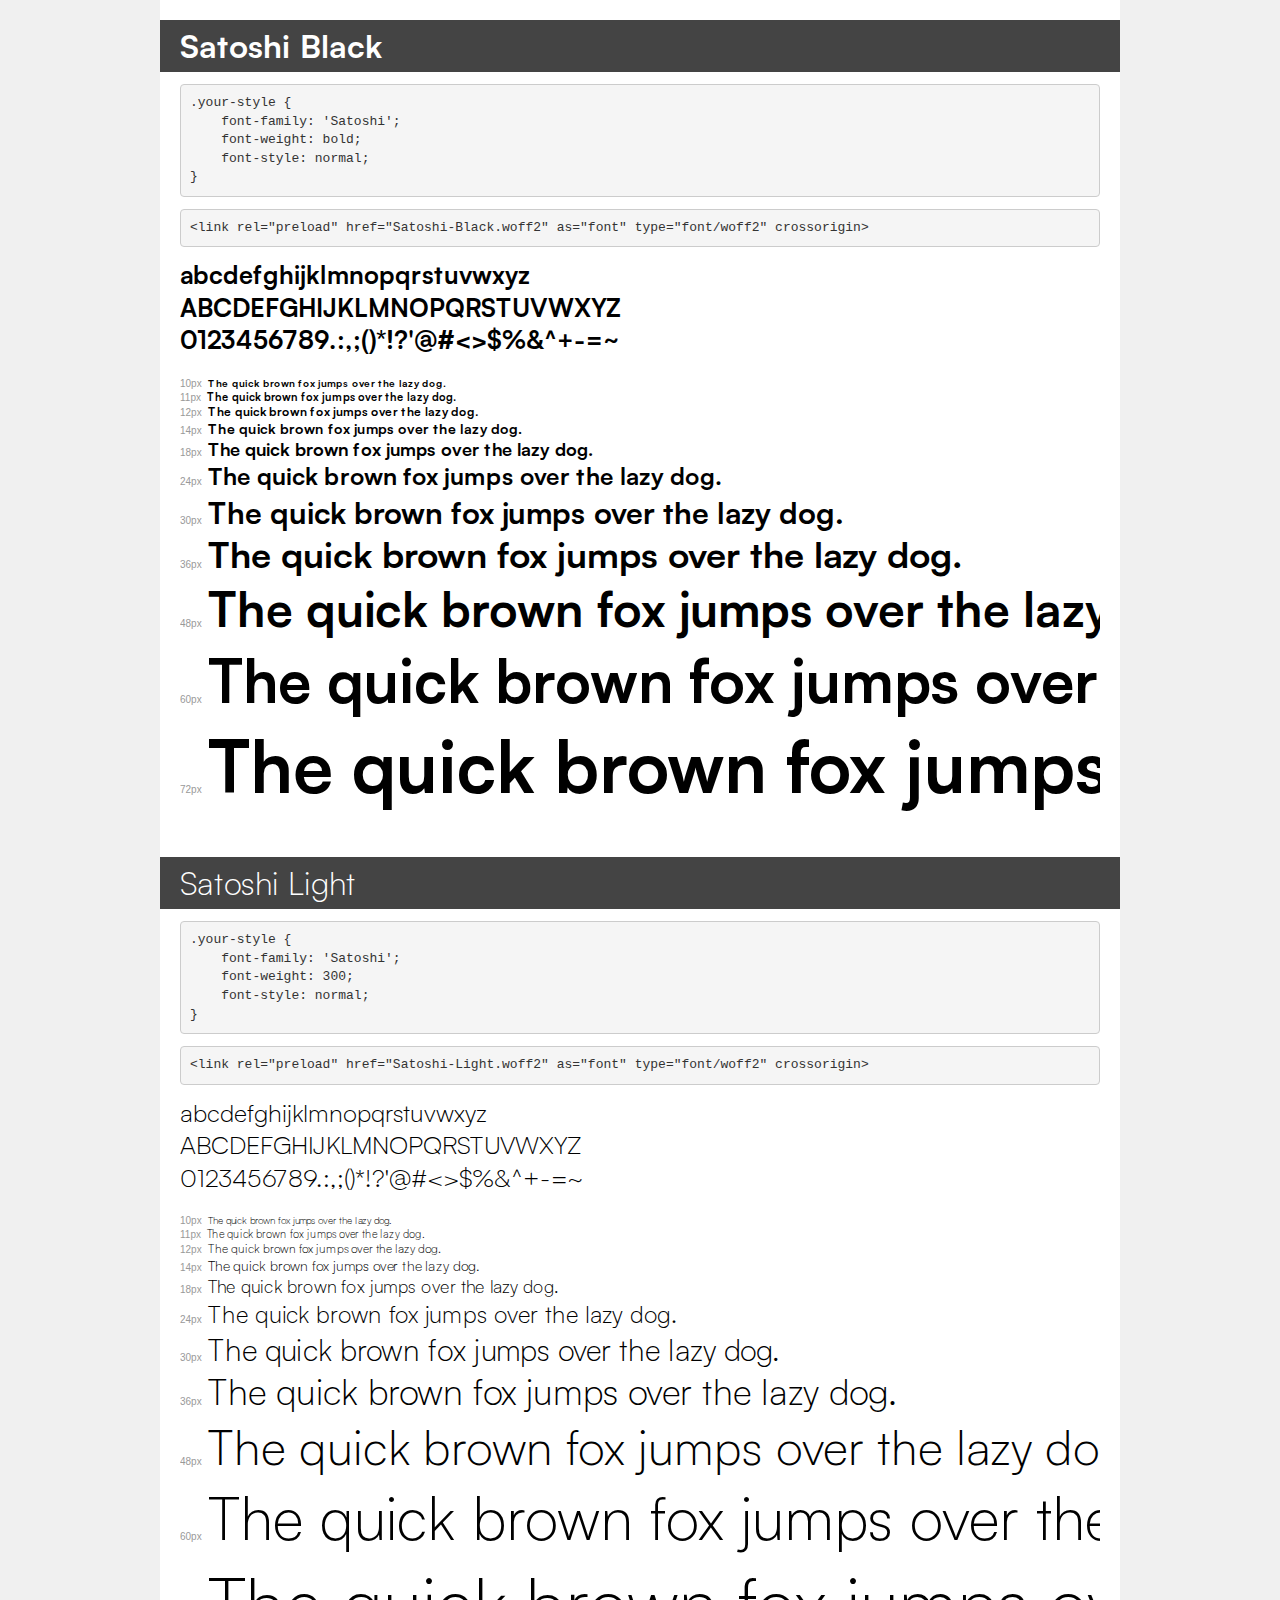
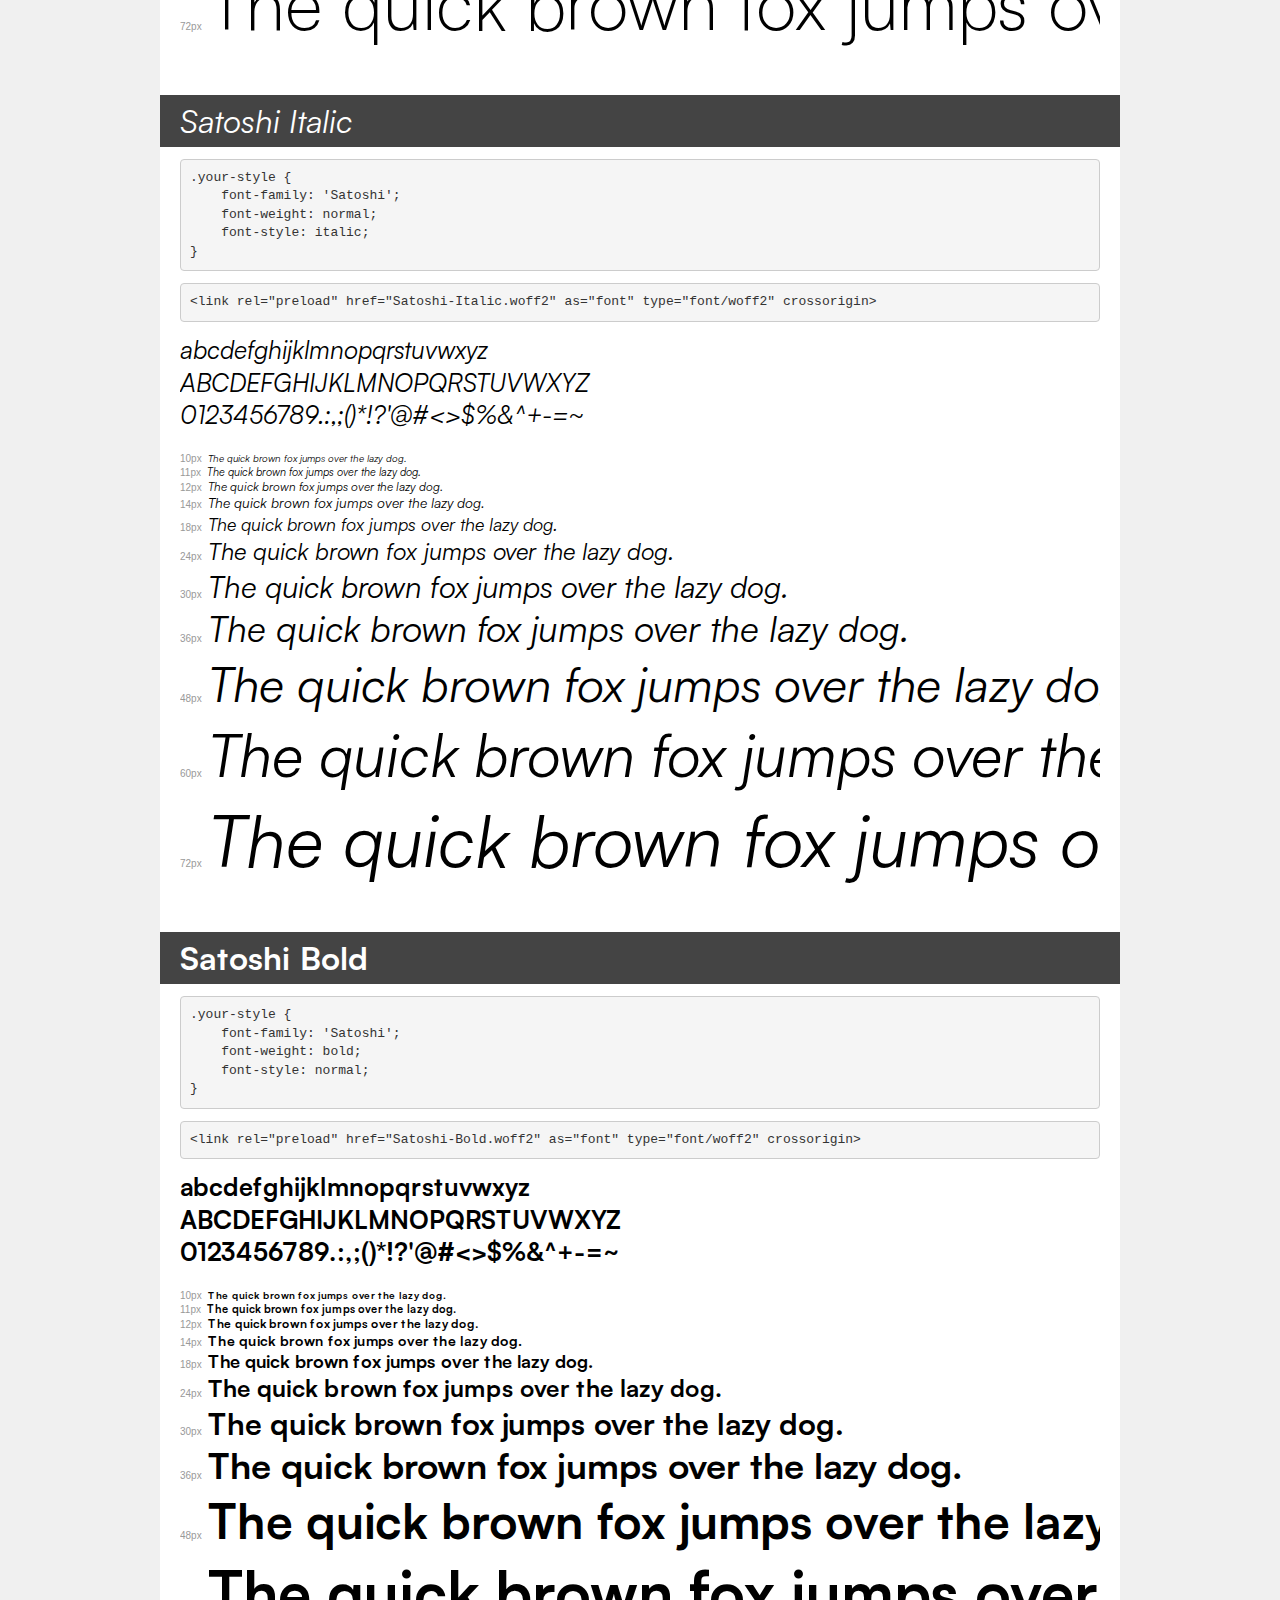
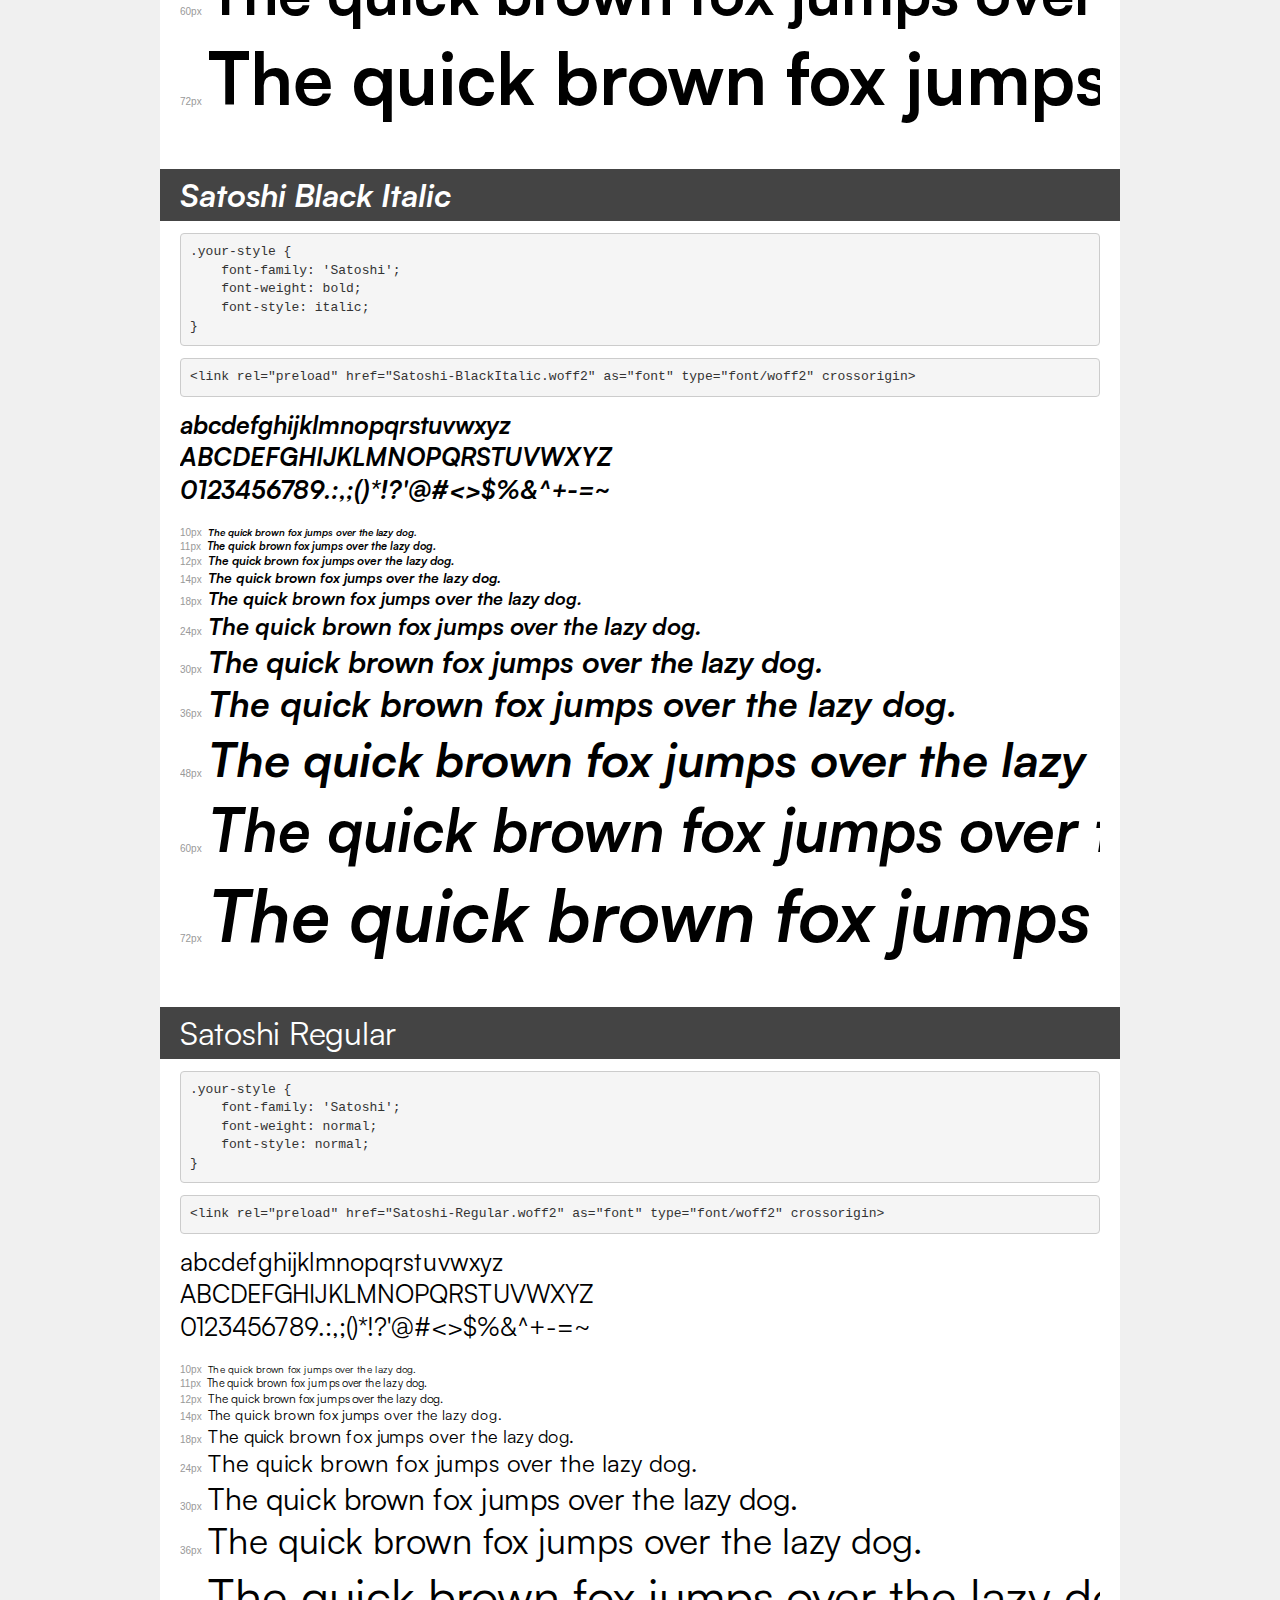
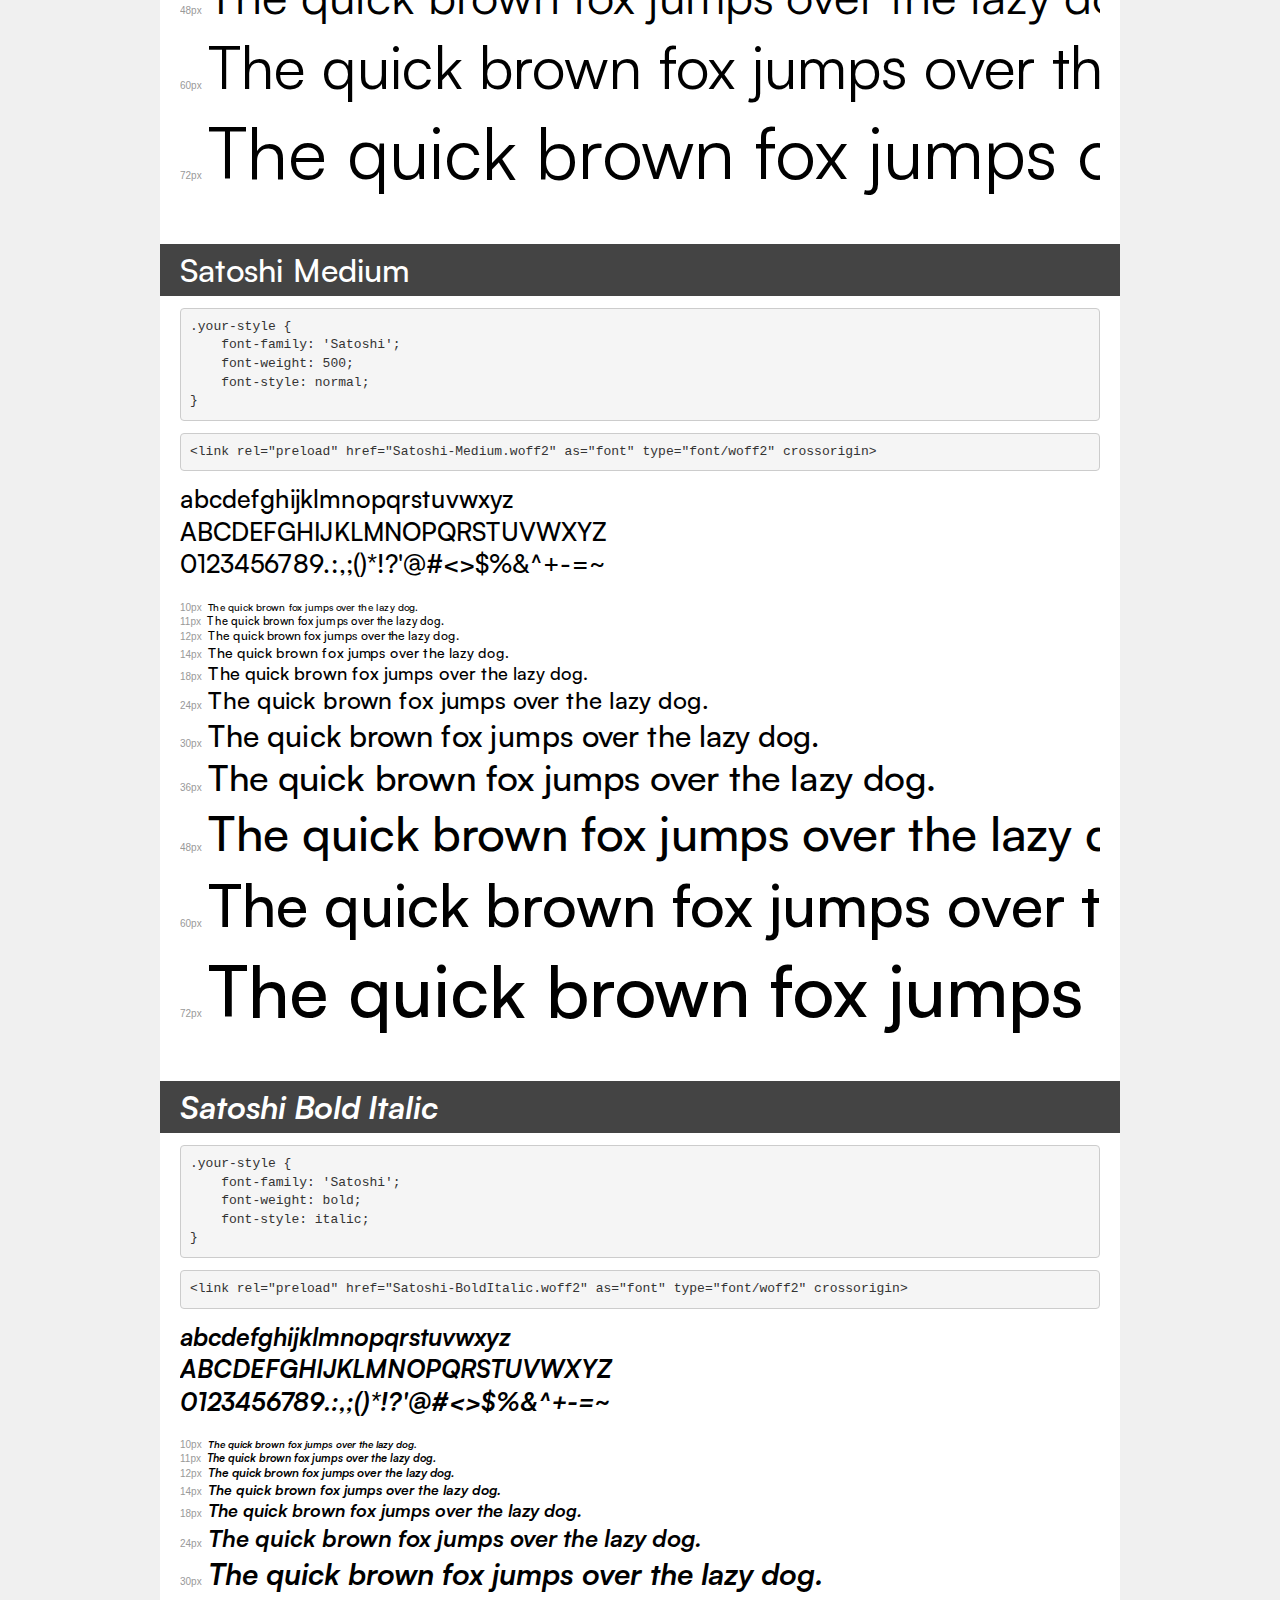
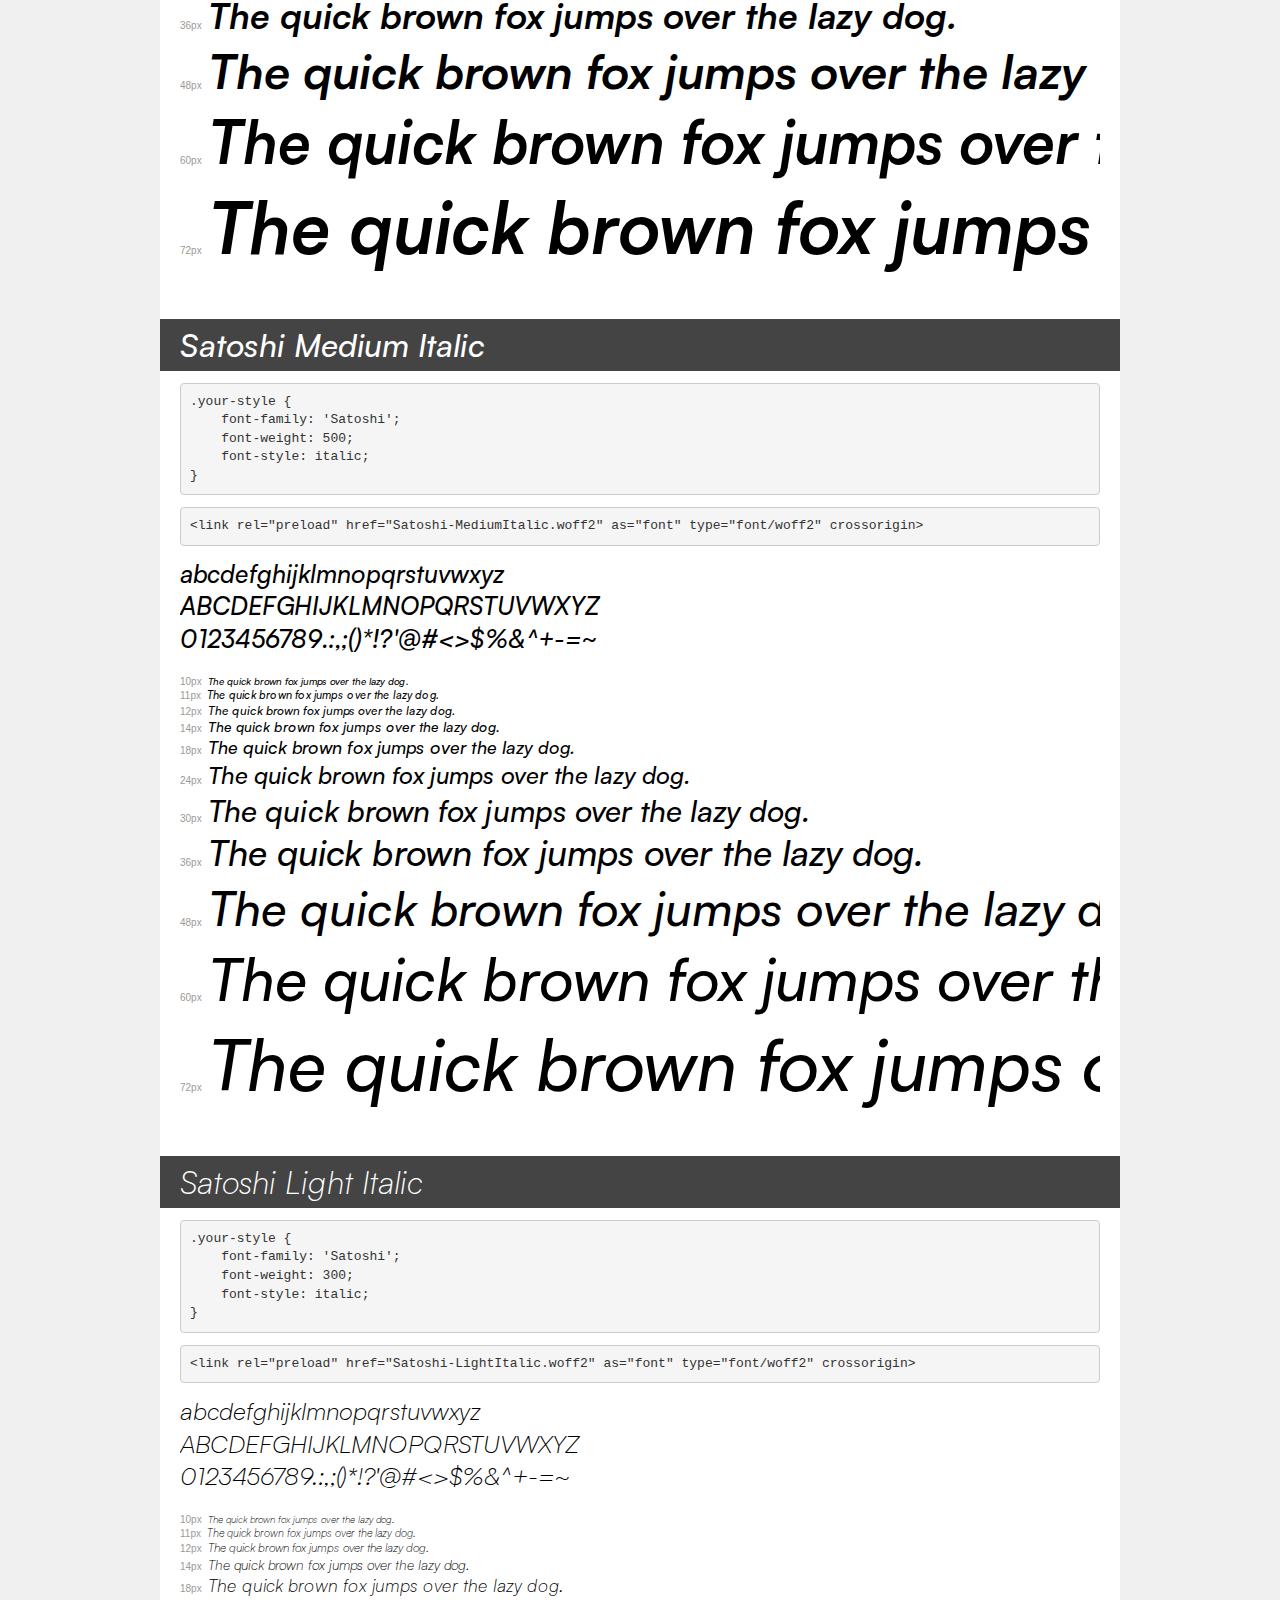
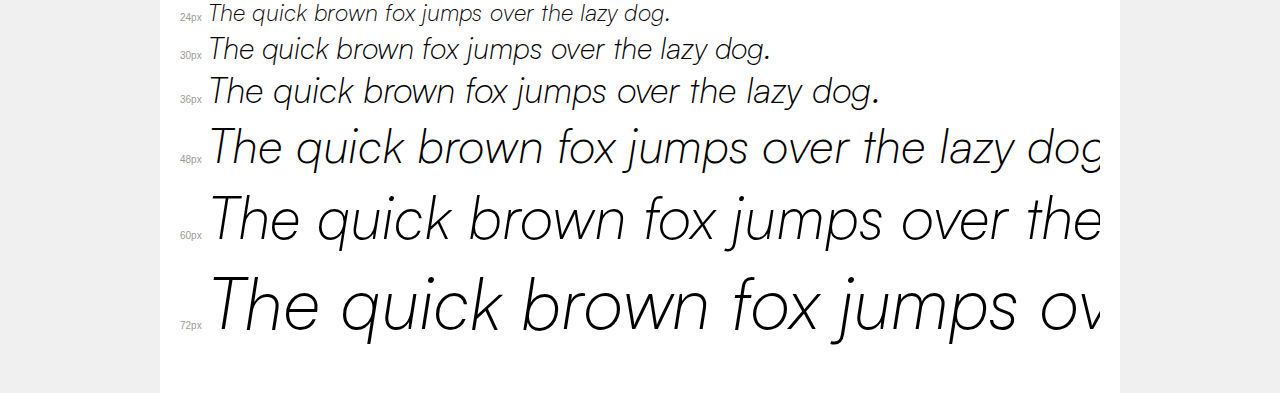
<file: assets/fonts/satoshi/demo.html>
<!DOCTYPE html>
<html lang="en">
<head>
    <meta charset="utf-8">
    <meta http-equiv="X-UA-Compatible" content="IE=edge">
    <meta name="viewport" content="width=device-width, initial-scale=1">
    <meta name="robots" content="noindex, noarchive">
    <meta name="format-detection" content="telephone=no">
    <title>Transfonter demo</title>
    <link href="stylesheet.css" rel="stylesheet">
    <style>
        /*
        http://meyerweb.com/eric/tools/css/reset/
        v2.0 | 20110126
        License: none (public domain)
        */
        html, body, div, span, applet, object, iframe,
        h1, h2, h3, h4, h5, h6, p, blockquote, pre,
        a, abbr, acronym, address, big, cite, code,
        del, dfn, em, img, ins, kbd, q, s, samp,
        small, strike, strong, sub, sup, tt, var,
        b, u, i, center,
        dl, dt, dd, ol, ul, li,
        fieldset, form, label, legend,
        table, caption, tbody, tfoot, thead, tr, th, td,
        article, aside, canvas, details, embed,
        figure, figcaption, footer, header, hgroup,
        menu, nav, output, ruby, section, summary,
        time, mark, audio, video {
            margin: 0;
            padding: 0;
            border: 0;
            font-size: 100%;
            font: inherit;
            vertical-align: baseline;
        }
        /* HTML5 display-role reset for older browsers */
        article, aside, details, figcaption, figure,
        footer, header, hgroup, menu, nav, section {
            display: block;
        }
        body {
            line-height: 1;
        }
        ol, ul {
            list-style: none;
        }
        blockquote, q {
            quotes: none;
        }
        blockquote:before, blockquote:after,
        q:before, q:after {
            content: '';
            content: none;
        }
        table {
            border-collapse: collapse;
            border-spacing: 0;
        }
        /* demo styles */
        body {
            background: #f0f0f0;
            color: #000;
        }
        .page {
            background: #fff;
            width: 920px;
            margin: 0 auto;
            padding: 20px 20px 0 20px;
            overflow: hidden;
        }
        .font-container {
            overflow-x: auto;
            overflow-y: hidden;
            margin-bottom: 40px;
            line-height: 1.3;
            white-space: nowrap;
            padding-bottom: 5px;
        }
        h1 {
            position: relative;
            background: #444;
            font-size: 32px;
            color: #fff;
            padding: 10px 20px;
            margin: 0 -20px 12px -20px;
        }
        .letters {
            font-size: 25px;
            margin-bottom: 20px;
        }
        .s10:before {
            content: '10px';
        }
        .s11:before {
            content: '11px';
        }
        .s12:before {
            content: '12px';
        }
        .s14:before {
            content: '14px';
        }
        .s18:before {
            content: '18px';
        }
        .s24:before {
            content: '24px';
        }
        .s30:before {
            content: '30px';
        }
        .s36:before {
            content: '36px';
        }
        .s48:before {
            content: '48px';
        }
        .s60:before {
            content: '60px';
        }
        .s72:before {
            content: '72px';
        }
        .s10:before, .s11:before, .s12:before, .s14:before,
        .s18:before, .s24:before, .s30:before, .s36:before,
        .s48:before, .s60:before, .s72:before {
            font-family: Arial, sans-serif;
            font-size: 10px;
            font-weight: normal;
            font-style: normal;
            color: #999;
            padding-right: 6px;
        }
        pre {
            display: block;
            padding: 9px;
            margin: 0 0 12px;
            font-family: Monaco, Menlo, Consolas, "Courier New", monospace;
            font-size: 13px;
            line-height: 1.428571429;
            color: #333;
            font-weight: normal;
            font-style: normal;
            background-color: #f5f5f5;
            border: 1px solid #ccc;
            overflow-x: auto;
            border-radius: 4px;
        }
        /* responsive */
        @media (max-width: 959px) {
            .page {
                width: auto;
                margin: 0;
            }
        }
    </style>
</head>
<body>
<div class="page">
    <div class="demo">
        <h1 style="font-family: 'Satoshi'; font-weight: bold; font-style: normal;">Satoshi Black</h1>
        <pre title="Usage">.your-style {
    font-family: 'Satoshi';
    font-weight: bold;
    font-style: normal;
}</pre>
        <pre title="Preload (optional)">
&lt;link rel=&quot;preload&quot; href=&quot;Satoshi-Black.woff2&quot; as=&quot;font&quot; type=&quot;font/woff2&quot; crossorigin&gt;</pre>
        <div class="font-container" style="font-family: 'Satoshi'; font-weight: bold; font-style: normal;">
            <p class="letters">
                abcdefghijklmnopqrstuvwxyz<br>
ABCDEFGHIJKLMNOPQRSTUVWXYZ<br>
                0123456789.:,;()*!?'@#&lt;&gt;$%&^+-=~
            </p>
            <p class="s10" style="font-size: 10px;">The quick brown fox jumps over the lazy dog.</p>
            <p class="s11" style="font-size: 11px;">The quick brown fox jumps over the lazy dog.</p>
            <p class="s12" style="font-size: 12px;">The quick brown fox jumps over the lazy dog.</p>
            <p class="s14" style="font-size: 14px;">The quick brown fox jumps over the lazy dog.</p>
            <p class="s18" style="font-size: 18px;">The quick brown fox jumps over the lazy dog.</p>
            <p class="s24" style="font-size: 24px;">The quick brown fox jumps over the lazy dog.</p>
            <p class="s30" style="font-size: 30px;">The quick brown fox jumps over the lazy dog.</p>
            <p class="s36" style="font-size: 36px;">The quick brown fox jumps over the lazy dog.</p>
            <p class="s48" style="font-size: 48px;">The quick brown fox jumps over the lazy dog.</p>
            <p class="s60" style="font-size: 60px;">The quick brown fox jumps over the lazy dog.</p>
            <p class="s72" style="font-size: 72px;">The quick brown fox jumps over the lazy dog.</p>
        </div>
    </div>

    <div class="demo">
        <h1 style="font-family: 'Satoshi'; font-weight: 300; font-style: normal;">Satoshi Light</h1>
        <pre title="Usage">.your-style {
    font-family: 'Satoshi';
    font-weight: 300;
    font-style: normal;
}</pre>
        <pre title="Preload (optional)">
&lt;link rel=&quot;preload&quot; href=&quot;Satoshi-Light.woff2&quot; as=&quot;font&quot; type=&quot;font/woff2&quot; crossorigin&gt;</pre>
        <div class="font-container" style="font-family: 'Satoshi'; font-weight: 300; font-style: normal;">
            <p class="letters">
                abcdefghijklmnopqrstuvwxyz<br>
ABCDEFGHIJKLMNOPQRSTUVWXYZ<br>
                0123456789.:,;()*!?'@#&lt;&gt;$%&^+-=~
            </p>
            <p class="s10" style="font-size: 10px;">The quick brown fox jumps over the lazy dog.</p>
            <p class="s11" style="font-size: 11px;">The quick brown fox jumps over the lazy dog.</p>
            <p class="s12" style="font-size: 12px;">The quick brown fox jumps over the lazy dog.</p>
            <p class="s14" style="font-size: 14px;">The quick brown fox jumps over the lazy dog.</p>
            <p class="s18" style="font-size: 18px;">The quick brown fox jumps over the lazy dog.</p>
            <p class="s24" style="font-size: 24px;">The quick brown fox jumps over the lazy dog.</p>
            <p class="s30" style="font-size: 30px;">The quick brown fox jumps over the lazy dog.</p>
            <p class="s36" style="font-size: 36px;">The quick brown fox jumps over the lazy dog.</p>
            <p class="s48" style="font-size: 48px;">The quick brown fox jumps over the lazy dog.</p>
            <p class="s60" style="font-size: 60px;">The quick brown fox jumps over the lazy dog.</p>
            <p class="s72" style="font-size: 72px;">The quick brown fox jumps over the lazy dog.</p>
        </div>
    </div>

    <div class="demo">
        <h1 style="font-family: 'Satoshi'; font-weight: normal; font-style: italic;">Satoshi Italic</h1>
        <pre title="Usage">.your-style {
    font-family: 'Satoshi';
    font-weight: normal;
    font-style: italic;
}</pre>
        <pre title="Preload (optional)">
&lt;link rel=&quot;preload&quot; href=&quot;Satoshi-Italic.woff2&quot; as=&quot;font&quot; type=&quot;font/woff2&quot; crossorigin&gt;</pre>
        <div class="font-container" style="font-family: 'Satoshi'; font-weight: normal; font-style: italic;">
            <p class="letters">
                abcdefghijklmnopqrstuvwxyz<br>
ABCDEFGHIJKLMNOPQRSTUVWXYZ<br>
                0123456789.:,;()*!?'@#&lt;&gt;$%&^+-=~
            </p>
            <p class="s10" style="font-size: 10px;">The quick brown fox jumps over the lazy dog.</p>
            <p class="s11" style="font-size: 11px;">The quick brown fox jumps over the lazy dog.</p>
            <p class="s12" style="font-size: 12px;">The quick brown fox jumps over the lazy dog.</p>
            <p class="s14" style="font-size: 14px;">The quick brown fox jumps over the lazy dog.</p>
            <p class="s18" style="font-size: 18px;">The quick brown fox jumps over the lazy dog.</p>
            <p class="s24" style="font-size: 24px;">The quick brown fox jumps over the lazy dog.</p>
            <p class="s30" style="font-size: 30px;">The quick brown fox jumps over the lazy dog.</p>
            <p class="s36" style="font-size: 36px;">The quick brown fox jumps over the lazy dog.</p>
            <p class="s48" style="font-size: 48px;">The quick brown fox jumps over the lazy dog.</p>
            <p class="s60" style="font-size: 60px;">The quick brown fox jumps over the lazy dog.</p>
            <p class="s72" style="font-size: 72px;">The quick brown fox jumps over the lazy dog.</p>
        </div>
    </div>

    <div class="demo">
        <h1 style="font-family: 'Satoshi'; font-weight: bold; font-style: normal;">Satoshi Bold</h1>
        <pre title="Usage">.your-style {
    font-family: 'Satoshi';
    font-weight: bold;
    font-style: normal;
}</pre>
        <pre title="Preload (optional)">
&lt;link rel=&quot;preload&quot; href=&quot;Satoshi-Bold.woff2&quot; as=&quot;font&quot; type=&quot;font/woff2&quot; crossorigin&gt;</pre>
        <div class="font-container" style="font-family: 'Satoshi'; font-weight: bold; font-style: normal;">
            <p class="letters">
                abcdefghijklmnopqrstuvwxyz<br>
ABCDEFGHIJKLMNOPQRSTUVWXYZ<br>
                0123456789.:,;()*!?'@#&lt;&gt;$%&^+-=~
            </p>
            <p class="s10" style="font-size: 10px;">The quick brown fox jumps over the lazy dog.</p>
            <p class="s11" style="font-size: 11px;">The quick brown fox jumps over the lazy dog.</p>
            <p class="s12" style="font-size: 12px;">The quick brown fox jumps over the lazy dog.</p>
            <p class="s14" style="font-size: 14px;">The quick brown fox jumps over the lazy dog.</p>
            <p class="s18" style="font-size: 18px;">The quick brown fox jumps over the lazy dog.</p>
            <p class="s24" style="font-size: 24px;">The quick brown fox jumps over the lazy dog.</p>
            <p class="s30" style="font-size: 30px;">The quick brown fox jumps over the lazy dog.</p>
            <p class="s36" style="font-size: 36px;">The quick brown fox jumps over the lazy dog.</p>
            <p class="s48" style="font-size: 48px;">The quick brown fox jumps over the lazy dog.</p>
            <p class="s60" style="font-size: 60px;">The quick brown fox jumps over the lazy dog.</p>
            <p class="s72" style="font-size: 72px;">The quick brown fox jumps over the lazy dog.</p>
        </div>
    </div>

    <div class="demo">
        <h1 style="font-family: 'Satoshi'; font-weight: bold; font-style: italic;">Satoshi Black Italic</h1>
        <pre title="Usage">.your-style {
    font-family: 'Satoshi';
    font-weight: bold;
    font-style: italic;
}</pre>
        <pre title="Preload (optional)">
&lt;link rel=&quot;preload&quot; href=&quot;Satoshi-BlackItalic.woff2&quot; as=&quot;font&quot; type=&quot;font/woff2&quot; crossorigin&gt;</pre>
        <div class="font-container" style="font-family: 'Satoshi'; font-weight: bold; font-style: italic;">
            <p class="letters">
                abcdefghijklmnopqrstuvwxyz<br>
ABCDEFGHIJKLMNOPQRSTUVWXYZ<br>
                0123456789.:,;()*!?'@#&lt;&gt;$%&^+-=~
            </p>
            <p class="s10" style="font-size: 10px;">The quick brown fox jumps over the lazy dog.</p>
            <p class="s11" style="font-size: 11px;">The quick brown fox jumps over the lazy dog.</p>
            <p class="s12" style="font-size: 12px;">The quick brown fox jumps over the lazy dog.</p>
            <p class="s14" style="font-size: 14px;">The quick brown fox jumps over the lazy dog.</p>
            <p class="s18" style="font-size: 18px;">The quick brown fox jumps over the lazy dog.</p>
            <p class="s24" style="font-size: 24px;">The quick brown fox jumps over the lazy dog.</p>
            <p class="s30" style="font-size: 30px;">The quick brown fox jumps over the lazy dog.</p>
            <p class="s36" style="font-size: 36px;">The quick brown fox jumps over the lazy dog.</p>
            <p class="s48" style="font-size: 48px;">The quick brown fox jumps over the lazy dog.</p>
            <p class="s60" style="font-size: 60px;">The quick brown fox jumps over the lazy dog.</p>
            <p class="s72" style="font-size: 72px;">The quick brown fox jumps over the lazy dog.</p>
        </div>
    </div>

    <div class="demo">
        <h1 style="font-family: 'Satoshi'; font-weight: normal; font-style: normal;">Satoshi Regular</h1>
        <pre title="Usage">.your-style {
    font-family: 'Satoshi';
    font-weight: normal;
    font-style: normal;
}</pre>
        <pre title="Preload (optional)">
&lt;link rel=&quot;preload&quot; href=&quot;Satoshi-Regular.woff2&quot; as=&quot;font&quot; type=&quot;font/woff2&quot; crossorigin&gt;</pre>
        <div class="font-container" style="font-family: 'Satoshi'; font-weight: normal; font-style: normal;">
            <p class="letters">
                abcdefghijklmnopqrstuvwxyz<br>
ABCDEFGHIJKLMNOPQRSTUVWXYZ<br>
                0123456789.:,;()*!?'@#&lt;&gt;$%&^+-=~
            </p>
            <p class="s10" style="font-size: 10px;">The quick brown fox jumps over the lazy dog.</p>
            <p class="s11" style="font-size: 11px;">The quick brown fox jumps over the lazy dog.</p>
            <p class="s12" style="font-size: 12px;">The quick brown fox jumps over the lazy dog.</p>
            <p class="s14" style="font-size: 14px;">The quick brown fox jumps over the lazy dog.</p>
            <p class="s18" style="font-size: 18px;">The quick brown fox jumps over the lazy dog.</p>
            <p class="s24" style="font-size: 24px;">The quick brown fox jumps over the lazy dog.</p>
            <p class="s30" style="font-size: 30px;">The quick brown fox jumps over the lazy dog.</p>
            <p class="s36" style="font-size: 36px;">The quick brown fox jumps over the lazy dog.</p>
            <p class="s48" style="font-size: 48px;">The quick brown fox jumps over the lazy dog.</p>
            <p class="s60" style="font-size: 60px;">The quick brown fox jumps over the lazy dog.</p>
            <p class="s72" style="font-size: 72px;">The quick brown fox jumps over the lazy dog.</p>
        </div>
    </div>

    <div class="demo">
        <h1 style="font-family: 'Satoshi'; font-weight: 500; font-style: normal;">Satoshi Medium</h1>
        <pre title="Usage">.your-style {
    font-family: 'Satoshi';
    font-weight: 500;
    font-style: normal;
}</pre>
        <pre title="Preload (optional)">
&lt;link rel=&quot;preload&quot; href=&quot;Satoshi-Medium.woff2&quot; as=&quot;font&quot; type=&quot;font/woff2&quot; crossorigin&gt;</pre>
        <div class="font-container" style="font-family: 'Satoshi'; font-weight: 500; font-style: normal;">
            <p class="letters">
                abcdefghijklmnopqrstuvwxyz<br>
ABCDEFGHIJKLMNOPQRSTUVWXYZ<br>
                0123456789.:,;()*!?'@#&lt;&gt;$%&^+-=~
            </p>
            <p class="s10" style="font-size: 10px;">The quick brown fox jumps over the lazy dog.</p>
            <p class="s11" style="font-size: 11px;">The quick brown fox jumps over the lazy dog.</p>
            <p class="s12" style="font-size: 12px;">The quick brown fox jumps over the lazy dog.</p>
            <p class="s14" style="font-size: 14px;">The quick brown fox jumps over the lazy dog.</p>
            <p class="s18" style="font-size: 18px;">The quick brown fox jumps over the lazy dog.</p>
            <p class="s24" style="font-size: 24px;">The quick brown fox jumps over the lazy dog.</p>
            <p class="s30" style="font-size: 30px;">The quick brown fox jumps over the lazy dog.</p>
            <p class="s36" style="font-size: 36px;">The quick brown fox jumps over the lazy dog.</p>
            <p class="s48" style="font-size: 48px;">The quick brown fox jumps over the lazy dog.</p>
            <p class="s60" style="font-size: 60px;">The quick brown fox jumps over the lazy dog.</p>
            <p class="s72" style="font-size: 72px;">The quick brown fox jumps over the lazy dog.</p>
        </div>
    </div>

    <div class="demo">
        <h1 style="font-family: 'Satoshi'; font-weight: bold; font-style: italic;">Satoshi Bold Italic</h1>
        <pre title="Usage">.your-style {
    font-family: 'Satoshi';
    font-weight: bold;
    font-style: italic;
}</pre>
        <pre title="Preload (optional)">
&lt;link rel=&quot;preload&quot; href=&quot;Satoshi-BoldItalic.woff2&quot; as=&quot;font&quot; type=&quot;font/woff2&quot; crossorigin&gt;</pre>
        <div class="font-container" style="font-family: 'Satoshi'; font-weight: bold; font-style: italic;">
            <p class="letters">
                abcdefghijklmnopqrstuvwxyz<br>
ABCDEFGHIJKLMNOPQRSTUVWXYZ<br>
                0123456789.:,;()*!?'@#&lt;&gt;$%&^+-=~
            </p>
            <p class="s10" style="font-size: 10px;">The quick brown fox jumps over the lazy dog.</p>
            <p class="s11" style="font-size: 11px;">The quick brown fox jumps over the lazy dog.</p>
            <p class="s12" style="font-size: 12px;">The quick brown fox jumps over the lazy dog.</p>
            <p class="s14" style="font-size: 14px;">The quick brown fox jumps over the lazy dog.</p>
            <p class="s18" style="font-size: 18px;">The quick brown fox jumps over the lazy dog.</p>
            <p class="s24" style="font-size: 24px;">The quick brown fox jumps over the lazy dog.</p>
            <p class="s30" style="font-size: 30px;">The quick brown fox jumps over the lazy dog.</p>
            <p class="s36" style="font-size: 36px;">The quick brown fox jumps over the lazy dog.</p>
            <p class="s48" style="font-size: 48px;">The quick brown fox jumps over the lazy dog.</p>
            <p class="s60" style="font-size: 60px;">The quick brown fox jumps over the lazy dog.</p>
            <p class="s72" style="font-size: 72px;">The quick brown fox jumps over the lazy dog.</p>
        </div>
    </div>

    <div class="demo">
        <h1 style="font-family: 'Satoshi'; font-weight: 500; font-style: italic;">Satoshi Medium Italic</h1>
        <pre title="Usage">.your-style {
    font-family: 'Satoshi';
    font-weight: 500;
    font-style: italic;
}</pre>
        <pre title="Preload (optional)">
&lt;link rel=&quot;preload&quot; href=&quot;Satoshi-MediumItalic.woff2&quot; as=&quot;font&quot; type=&quot;font/woff2&quot; crossorigin&gt;</pre>
        <div class="font-container" style="font-family: 'Satoshi'; font-weight: 500; font-style: italic;">
            <p class="letters">
                abcdefghijklmnopqrstuvwxyz<br>
ABCDEFGHIJKLMNOPQRSTUVWXYZ<br>
                0123456789.:,;()*!?'@#&lt;&gt;$%&^+-=~
            </p>
            <p class="s10" style="font-size: 10px;">The quick brown fox jumps over the lazy dog.</p>
            <p class="s11" style="font-size: 11px;">The quick brown fox jumps over the lazy dog.</p>
            <p class="s12" style="font-size: 12px;">The quick brown fox jumps over the lazy dog.</p>
            <p class="s14" style="font-size: 14px;">The quick brown fox jumps over the lazy dog.</p>
            <p class="s18" style="font-size: 18px;">The quick brown fox jumps over the lazy dog.</p>
            <p class="s24" style="font-size: 24px;">The quick brown fox jumps over the lazy dog.</p>
            <p class="s30" style="font-size: 30px;">The quick brown fox jumps over the lazy dog.</p>
            <p class="s36" style="font-size: 36px;">The quick brown fox jumps over the lazy dog.</p>
            <p class="s48" style="font-size: 48px;">The quick brown fox jumps over the lazy dog.</p>
            <p class="s60" style="font-size: 60px;">The quick brown fox jumps over the lazy dog.</p>
            <p class="s72" style="font-size: 72px;">The quick brown fox jumps over the lazy dog.</p>
        </div>
    </div>

    <div class="demo">
        <h1 style="font-family: 'Satoshi'; font-weight: 300; font-style: italic;">Satoshi Light Italic</h1>
        <pre title="Usage">.your-style {
    font-family: 'Satoshi';
    font-weight: 300;
    font-style: italic;
}</pre>
        <pre title="Preload (optional)">
&lt;link rel=&quot;preload&quot; href=&quot;Satoshi-LightItalic.woff2&quot; as=&quot;font&quot; type=&quot;font/woff2&quot; crossorigin&gt;</pre>
        <div class="font-container" style="font-family: 'Satoshi'; font-weight: 300; font-style: italic;">
            <p class="letters">
                abcdefghijklmnopqrstuvwxyz<br>
ABCDEFGHIJKLMNOPQRSTUVWXYZ<br>
                0123456789.:,;()*!?'@#&lt;&gt;$%&^+-=~
            </p>
            <p class="s10" style="font-size: 10px;">The quick brown fox jumps over the lazy dog.</p>
            <p class="s11" style="font-size: 11px;">The quick brown fox jumps over the lazy dog.</p>
            <p class="s12" style="font-size: 12px;">The quick brown fox jumps over the lazy dog.</p>
            <p class="s14" style="font-size: 14px;">The quick brown fox jumps over the lazy dog.</p>
            <p class="s18" style="font-size: 18px;">The quick brown fox jumps over the lazy dog.</p>
            <p class="s24" style="font-size: 24px;">The quick brown fox jumps over the lazy dog.</p>
            <p class="s30" style="font-size: 30px;">The quick brown fox jumps over the lazy dog.</p>
            <p class="s36" style="font-size: 36px;">The quick brown fox jumps over the lazy dog.</p>
            <p class="s48" style="font-size: 48px;">The quick brown fox jumps over the lazy dog.</p>
            <p class="s60" style="font-size: 60px;">The quick brown fox jumps over the lazy dog.</p>
            <p class="s72" style="font-size: 72px;">The quick brown fox jumps over the lazy dog.</p>
        </div>
    </div>

</div>
</body>
</html>
</file>
<file: css/allProducts.css>
* {
  margin: 0;
  padding: 0;
  box-sizing: border-box;
}

body {
  font-family: -apple-system, BlinkMacSystemFont, "Segoe UI", Roboto, sans-serif;
  background-color: #f1f5f9;
  color: #1e293b;
  line-height: 1.5;
}

.container {
  display: flex;
  min-height: 100vh;
}

/* Sidebar Styles */
.sidebar {
  width: 280px;
  background: #2a2e31;
  color: #ecf0f1;
  padding: 0;
  position: fixed;
  height: 100vh;
  z-index: 1000;
  box-shadow: 2px 0 10px rgba(0, 0, 0, 0.1);
}

.sidebar-header {
  padding: 20px 1.5rem 0 1.5rem;
  border-bottom: 1px solid #1a232c;
  background: #2a2e31;
}

.sidebar-title {
  font-size: 1.1rem;
  font-weight: 600;
  color: #e2e6e9;
  margin-bottom: 0.25rem;
}

.sidebar-subtitle {
  font-size: 0.8rem;
  color: #d2cfd0;
  font-weight: 400;
}

.sidebar-nav {
  padding: 1rem 0;
}

.nav-section {
  margin-bottom: 1.5rem;
}

.nav-section-title {
  font-size: 0.9rem;
  font-weight: 600;
  color: white;
  padding: 0.5rem 1.5rem;
  margin-bottom: 0.5rem;
  background: #3aa0ed;
}

.nav-section-title.catalog-active {
  background: #3aa0ed;
  color: white;
}

.nav-list {
  list-style: none;
  padding: 0 0 0 20px;
  width: 100%;
}

.nav-item {
  position: relative;
}

.nav-link {
  display: flex;
  align-items: center;
  justify-content: space-between;
  padding: 0.7rem 1.5rem;
  color: #d2cfd0;
  text-decoration: none;
  font-size: 0.85rem;
  font-weight: 400;
  transition: all 0.2s ease;
  border-radius: 0;
  cursor: pointer;
}

.nav-link:hover {
  background-color: #34495e;
  color: #ecf0f1;
}

.nav-link.active {
  color: #3aa0ed;
}

.create-badge {
  background: #e74c3c;
  color: white;
  font-size: 0.65rem;
  padding: 0.2rem 0.5rem;
  border-radius: 3px;
  font-weight: 500;
}

.sidebar-search {
  margin: 0 40px;
  padding: 0.7rem;
  background: #35393d;
  border: 1px solid #35393d;
  border-radius: 4px;
  color: #868a8c;
  font-size: 0.8rem;
  width: calc(100% - 3rem);
}

.sidebar-search::placeholder {
  color: #868a8c;
}

.sidebar-search:focus {
  outline: none;
  border-color: #3498db;
}

/* Main Content Styles */
.main-content {
  flex: 1;
  margin-left: 280px;
  background: #fff;
}

.main-header {
  display: flex;
  justify-content: space-between;
  align-items: center;
  padding: 1.5rem 2rem;
  background: #fff;
  border-bottom: 1px solid #e5e7eb;
}

.header-left {
  display: flex;
  align-items: center;
  gap: 1rem;
}

.main-title {
  font-size: 1.8rem;
  font-weight: 400;
  color: #95a5a6;
  margin: 0;
}

.header-actions {
  display: flex;
  gap: 1rem;
}

.btn-primary {
  background: #3498db;
  color: white;
  border: none;
  border-radius: 4px;
  padding: 0.7rem 1.5rem;
  font-size: 0.85rem;
  font-weight: 500;
  cursor: pointer;
  transition: all 0.2s ease;
  text-decoration: none;
}

.btn-back {
  background: #6c757d;
  color: white;
  border: none;
  border-radius: 4px;
  padding: 0.7rem 1.5rem;
  font-size: 0.85rem;
  font-weight: 500;
  cursor: pointer;
  transition: all 0.2s ease;
  display: flex;
  align-items: center;
  gap: 0.5rem;
}

@media (max-width: 480px) {
  .header-actions {
    flex-direction: column;
    gap: 0.5rem;
  }
}

.btn-back:hover {
  background: #5a6268;
}

.btn-secondary {
  background: #95a5a6;
  color: white;
  border: none;
  border-radius: 4px;
  padding: 0.7rem 1.5rem;
  font-size: 0.85rem;
  font-weight: 500;
  cursor: pointer;
}

.btn-primary:hover {
  background: #2980b9;
}

.btn-danger {
  background: #e74c3c;
  color: white;
  border: none;
  border-radius: 4px;
  padding: 0.5rem 1rem;
  font-size: 0.8rem;
  font-weight: 500;
  cursor: pointer;
  transition: all 0.2s ease;
}

.btn-danger:hover {
  background: #c0392b;
}

.btn-edit {
  background: #f39c12;
  color: white;
  border: none;
  border-radius: 4px;
  padding: 0.5rem 1rem;
  font-size: 0.8rem;
  font-weight: 500;
  cursor: pointer;
  transition: all 0.2s ease;
  margin-right: 0.5rem;
}

.btn-edit:hover {
  background: #d35400;
}

/* Product Listing Styles */
.products-container {
  padding: 2rem;
}

.products-list {
  background: white;
  border-radius: 8px;
  box-shadow: 0 1px 3px rgba(0, 0, 0, 0.1);
  overflow: hidden;
}

.products-header {
  background: #f8f9fa;
  padding: 1rem 1.5rem;
  border-bottom: 1px solid #dee2e6;
  display: grid;
  grid-template-columns: 80px 1fr 150px 200px;
  gap: 1rem;
  font-weight: 600;
  font-size: 0.9rem;
  color: #495057;
}

.product-item {
  padding: 1rem 1.5rem;
  border-bottom: 1px solid #f1f3f4;
  display: grid;
  grid-template-columns: 80px 1fr 150px 200px;
  gap: 1rem;
  align-items: center;
  transition: background-color 0.2s ease;
}

.product-item:hover {
  background-color: #f8f9fa;
}

.product-item:last-child {
  border-bottom: none;
}

.product-image {
  width: 60px;
  height: 60px;
  border-radius: 8px;
  object-fit: cover;
  border: 1px solid #dee2e6;
}

.product-image-placeholder {
  width: 60px;
  height: 60px;
  border-radius: 8px;
  background: #f8f9fa;
  display: flex;
  align-items: center;
  justify-content: center;
  color: #adb5bd;
  font-size: 1.5rem;
  border: 1px solid #dee2e6;
}

.product-info {
  display: flex;
  flex-direction: column;
  gap: 0.25rem;
}

.product-name {
  font-weight: 600;
  color: #495057;
  font-size: 1rem;
}

.product-sku {
  color: #6c757d;
  font-size: 0.85rem;
}

.product-price {
  font-weight: 600;
  color: #28a745;
  font-size: 1.1rem;
}

.product-actions {
  display: flex;
  gap: 0.5rem;
}

.empty-state {
  text-align: center;
  padding: 3rem 2rem;
  color: #6c757d;
}

.empty-state-icon {
  font-size: 3rem;
  margin-bottom: 1rem;
  color: #adb5bd;
}

.empty-state-text {
  font-size: 1.1rem;
  margin-bottom: 0.5rem;
}

.empty-state-subtext {
  font-size: 0.9rem;
  margin-bottom: 1.5rem;
}

.mobile-menu-toggle {
  display: none;
}

/* Add Product Form Styles (same as before) */
.product-form-container {
  padding: 2rem;
  background: #fff;
}

.product-form {
  display: grid;
  grid-template-columns: 1fr 300px;
  gap: 3rem;
}

.form-left {
  display: flex;
  flex-direction: column;
  gap: 1.5rem;
}

.form-top-section {
  display: grid;
  grid-template-columns: 200px 1fr;
  gap: 2rem;
  margin-bottom: 1.5rem;
}

.image-upload {
  display: flex;
  flex-direction: column;
  align-items: center;
  justify-content: center;
  padding: 1.5rem;
  border: 2px dashed #dee2e6;
  border-radius: 8px;
  background: #f8f9fa;
  cursor: pointer;
  transition: all 0.3s ease;
  height: 150px;
  width: 200px;
  position: relative;
  overflow: hidden;
}

.image-upload:hover {
  border-color: #3498db;
  background: #f0f8ff;
}

.image-upload.has-image {
  padding: 0;
  border: 1px solid #dee2e6;
  background: white;
}

.image-placeholder {
  width: 60px;
  height: 60px;
  background: #c5d3e8;
  border-radius: 50%;
  display: flex;
  align-items: center;
  justify-content: center;
  font-size: 1.5rem;
  color: white;
  margin-bottom: 0.5rem;
  font-weight: 300;
}

.image-upload-text {
  color: #3498db;
  font-size: 0.85rem;
  font-weight: 500;
}

.form-fields-container {
  display: flex;
  flex-direction: column;
  gap: 1.5rem;
}

.uploaded-image {
  width: 100%;
  height: 100%;
  object-fit: cover;
  border-radius: 8px;
  display: none;
}

.image-upload.has-image .uploaded-image {
  display: block;
}

.image-upload.has-image .image-placeholder,
.image-upload.has-image .image-upload-text {
  display: none;
}

.hidden-file-input {
  position: absolute;
  opacity: 0;
  width: 0;
  height: 0;
  overflow: hidden;
}

.form-row {
  display: grid;
  grid-template-columns: 2fr 1fr;
  gap: 1rem;
}

.form-group {
  margin-bottom: 0;
}

.form-label {
  display: block;
  font-size: 0.9rem;
  font-weight: 500;
  color: #495057;
  margin-bottom: 0.5rem;
}

.form-input {
  width: 100%;
  padding: 0.75rem;
  border: 1px solid #ced4da;
  border-radius: 4px;
  font-size: 0.9rem;
  transition: all 0.2s ease;
  background: white;
  color: #495057;
}

.form-input:focus {
  outline: none;
  border-color: #3498db;
  box-shadow: 0 0 0 2px rgba(52, 152, 219, 0.2);
}

.form-textarea {
  min-height: 120px;
  resize: vertical;
  font-family: inherit;
  line-height: 1.5;
}

.checkbox-group {
  display: flex;
  align-items: center;
  gap: 0.5rem;
  font-size: 0.8rem;
  color: #6c757d;
  white-space: nowrap;
}

.checkbox-group input[type="checkbox"] {
  margin: 0;
}

.form-right {
  display: flex;
  flex-direction: column;
  gap: 1.5rem;
}

.price-section {
  background: #f8f9fa;
  padding: 1.5rem;
  border-radius: 8px;
  border: 1px solid #e9ecef;
}

.price-label {
  font-size: 1.1rem;
  font-weight: 600;
  color: #495057;
  margin-bottom: 1rem;
}

.price-input-group {
  display: flex;
  align-items: center;
  background: white;
  border: 1px solid #ced4da;
  border-radius: 4px;
  overflow: hidden;
}

.price-input-group:focus-within {
  border-color: #3498db;
  box-shadow: 0 0 0 2px rgba(52, 152, 219, 0.2);
}

.price-symbol {
  background: #f8f9fa;
  padding: 0.75rem;
  font-weight: 600;
  color: #6c757d;
  border-right: 1px solid #ced4da;
  font-size: 1rem;
}

.price-input {
  border: none;
  padding: 0.75rem;
  font-size: 1.1rem;
  font-weight: 600;
  flex: 1;
  background: white;
  color: #495057;
  text-align: right;
  width: 100%;
}

.price-input:focus {
  outline: none;
}

.availability-section {
  padding: 1.5rem;
  background: #f8f9fa;
  border: 1px solid #e9ecef;
  border-radius: 8px;
}

.availability-title {
  font-size: 1rem;
  font-weight: 600;
  color: #495057;
  margin-bottom: 1rem;
}

.status-items {
  display: flex;
  flex-direction: column;
  gap: 0.8rem;
}

.status-item {
  display: flex;
  align-items: center;
  gap: 0.5rem;
}

.status-text {
  font-size: 0.9rem;
  font-weight: 500;
}

.status-enabled {
  color: #28a745;
}

.status-disabled {
  color: #6c757d;
}

.preview-link {
  color: #3498db;
  font-size: 0.9rem;
  font-weight: 500;
  text-decoration: none;
  padding: 1rem 0 0;
  border-top: 1px solid #e9ecef;
  margin-top: auto;
  display: block;
  text-align: center;
}

.preview-link:hover {
  text-decoration: underline;
}

.hidden {
  display: none;
}

/* Mobile Responsiveness */
@media (max-width: 1024px) {
  .product-form {
    grid-template-columns: 1fr;
    gap: 2rem;
  }

  .form-right {
    order: -1;
  }

  .products-header,
  .product-item {
    grid-template-columns: 1fr 120px 150px;
  }

  .products-header :first-child,
  .product-item :first-child {
    display: none;
  }
}

@media (max-width: 768px) {
  .sidebar {
    transform: translateX(-100%);
    transition: transform 0.3s ease;
  }

  .sidebar.open {
    transform: translateX(0);
  }

  .main-content {
    margin-left: 0;
  }

  .mobile-menu-toggle {
    display: block;
    background: #3498db;
    color: white;
    border: none;
    padding: 0.5rem;
    border-radius: 4px;
    cursor: pointer;
  }

  .main-header {
    padding: 1rem;
  }

  .main-title {
    font-size: 1.5rem;
  }

  .products-header,
  .product-item {
    grid-template-columns: 1fr;
    gap: 0.5rem;
  }

  .products-header :nth-child(3),
  .products-header :nth-child(4),
  .product-item :nth-child(3),
  .product-item :nth-child(4) {
    display: none;
  }

  .products-header {
    display: none;
  }

  .product-item {
    display: flex;
    flex-direction: row;
    align-items: center;
    gap: 1rem;
  }

  .product-info {
    flex: 1;
  }

  .product-actions {
    flex-shrink: 0;
  }

  .form-top-section {
    grid-template-columns: 1fr;
    gap: 1rem;
  }

  .image-upload {
    width: 100%;
    height: 120px;
  }

  .form-row {
    grid-template-columns: 1fr;
    gap: 1rem;
  }

  .product-form-container {
    padding: 1rem;
  }
}
</file>
<file: css/general.css>
@font-face {
  font-family: "Integral_CF_Regular";
  src: url("../assets/fonts/integral-cf/FONTSPRINGDEMO-IntegralCFRegular.woff2")
      format("woff2"),
    url("../assets/fonts/integral-cf/FONTSPRINGDEMO-IntegralCFRegular.woff")
      format("woff");
  font-weight: normal;
  font-style: normal;
  font-display: swap;
}
@font-face {
  font-family: "Integral_CF_Bold";
  src: url("../assets/fonts/integral-cf/FONTSPRINGDEMO-IntegralCFBoldRegular.woff2")
      format("woff2"),
    url("../assets/fonts/integral-cf/FONTSPRINGDEMO-IntegralCFBoldRegular.woff")
      format("woff");
  font-weight: bold;
  font-style: normal;
  font-display: swap;
}
@font-face {
  font-family: "Satoshi_Regular";
  src: url("../assets/fonts/satoshi/Satoshi-Regular.woff2") format("woff2"),
    url("../assets/fonts/satoshi/Satoshi-Regular.woff") format("woff");
  font-weight: normal;
  font-style: normal;
  font-display: swap;
}
@font-face {
  font-family: "Satoshi_Bold";
  src: url("../assets/fonts/satoshi/Satoshi-Bold.woff2") format("woff2"),
    url("../assets/fonts/satoshi/Satoshi-Bold.woff") format("woff");
  font-weight: bold;
  font-style: normal;
  font-display: swap;
}
@font-face {
  font-family: "Satoshi_Medium";
  src: url("../assets/fonts/satoshi/Satoshi-Medium.woff2") format("woff2"),
    url("../assets/fonts/satoshi/Satoshi-Medium.woff") format("woff");
  font-weight: medium;
  font-style: normal;
  font-display: swap;
}

* {
  margin: 0;
  padding: 0;
  box-sizing: border-box;
}

html {
  font-size: 62.5%;

  overflow-x: hidden;
}

body {
  font-family: "Satoshi_Regular", sans-serif;
  line-height: 1;
  font-weight: 400;
  color: #000;
  display: flex;
  flex-direction: column;
  overflow-x: hidden;
}

.container {
  max-width: 135rem;
  margin: 0 auto;
  padding: 0 4rem;
}

.grid {
  display: grid;
  column-gap: 6.4rem;
  row-gap: 9.6rem;
}

.grid--2-cols {
  grid-template-columns: 1fr 1fr;
}

.grid--3-cols {
  grid-template-columns: repeat(3, 1fr);
}

.grid--4-cols {
  grid-template-columns: repeat(4, 1fr);
}

a {
  text-decoration: none;
  color: inherit;
}
</file>
<file: css/style.css>
/*------------------- NAVBAR ----------------------*/

.notification{
  background-color: #000;
}

.notify{
  width: 100%;
  text-align: center;
  padding: 1rem 0;
  position: relative;
}

.notify-msg{
  color: #fff;
  font-size: 1.4rem;
}

.dismiss{
  width: 1rem;
  height: 1rem;
  position: absolute;
  right: 0;
  top: 1.2rem;
}

.header {
  width: 100%;
}

.navbar {
  display: flex;
  align-items: center;
  gap: 4rem;
  width: 100%;
  height: 4.8rem;
  margin-top: 2.4rem;
  margin-bottom: 2.4rem;
}

.hamburger-menu{
  display: none;
}

.logo-text {
  font-family: "Integral_CF_Bold";
  font-size: 3.2rem;
}

.nav-list-items {
  list-style: none;
  display: flex;
  align-items: center;
  justify-content: space-between;
  width: 32.1rem;
}

.nav-list-item {
  font-family: "Satoshi_Regular", sans-serif;
  font-size: 1.6rem;
}

.search-bar {
  flex-grow: 1;
  height: 4.8rem;
  background-color: #f0f0f0;
  border-radius: 62px;
  padding: 1.2rem 1.6rem;
  display: flex;
  align-items: center;
}

.search-icon {
  width: 2.4rem;
  height: 2.4rem;
  margin-right: 1.4rem;
}

.search-text {
  opacity: 40%;
  font-size: 1.6rem;
}

.nav-icons {
  display: flex;
  gap: 1.4rem;
}

.nav-icon {
  width: 2.4rem;
  height: 2.4rem;
}

.nav-search-icon{
  display: none;
  width: 2.4rem;
  height: 2.4rem;
}

/*------------------- HERO SECTION ----------------------*/

.section-hero {
  background-color: #f2f0f1;
}

.hero {
  column-gap: 0;
  overflow: hidden;
}

.hero-left {
  height: 66.3rem;
  padding-top: 10.3rem;
  width: 100%;
  justify-self: start;
}

.heading-primary {
  font-family: "Integral_CF_Bold";
  font-size: 6.4rem;
  margin-bottom: 3.2rem;
  letter-spacing: -0.2rem;
  text-shadow: 0 0.4rem 0.2rem rgba(0, 0, 0, 0.1);
}

.hero-text {
  font-size: 16px;
  opacity: 60%;
  margin-bottom: 3.2rem;
  width: 90%;
}

.btn-shop {
  width: 21rem;
  height: 5.2rem;
  background-color: #000;
  color: #fff;
  border-radius: 62px;
  margin-bottom: 4.8rem;
  cursor: pointer;
  border: none;
  transition: all 0.3s;
  font-family: 'Satoshi_Medium';
}

.btn-shop:hover {
  background-color: #272424;
}

.hero-stats {
  display: flex;
  gap: 0;
}

.hero-stat {
  display: flex;
  flex-direction: column;
  margin-right: 3.2rem;
  border-right: 1px solid rgba(0, 0, 0, 0.207);
  padding-right: 3.2rem;
}

.hero-stat:nth-child(3) {
  border: none;
}

.hero-stat span {
  font-family: "Satoshi_Bold";
  font-size: 4rem;
}

.hero-stat p {
  font-size: 1.6rem;
  opacity: 60%;
}

.hero-right{
  position: relative;
}

.star--big{
  width: 10.4rem;
  height: 10.4rem;
  position: absolute;
  top: 7.7rem;
  right: 0;
}

.star--small{
  width: 5.6rem;
  height: 5.6rem;
  position: absolute;
  top: 28.8rem;
  left: 0;
  z-index: 1500;
}

.hero-right img {
  width: auto;
}

/*------------------- BRANDS SECTION ----------------------*/

.section-brands {
  background-color: #000;
}

.brand-list {
  padding: 4.4rem 0;
  display: flex;
  justify-content: space-between;
}

.brand-logo{
  margin: 0.5rem 5rem;
  max-width: 20rem;
}

.brand-logo:nth-child(1){
  margin-left: 4rem;
}
.brand-logo:nth-child(5){
  margin-right: 4rem;
}

.brand-grid{
  display: grid;
  grid-template-columns: repeat(auto-fit, minmax(150px, 1fr));
  justify-content: space-between;
  justify-items: center;
  gap: 20px;
}

.brand-grid img{
  width: 15rem;
  height: auto
}

/*------------------- ARRIVALS SECTION ----------------------*/

.section-arrival {
  padding: 7.2rem 0 6.4rem;
}

.show-content {
  display: flex;
  flex-direction: column;
  align-items: center;
}

.heading-secondary {
  font-family: "Integral_CF_Bold", sans-serif;
  font-size: 4.8rem;
  text-transform: uppercase;
  margin-bottom: 5.5rem;
}

.show-items {
  display: flex;
  gap: 2rem;
  margin-bottom: 3.6rem;
}

.show-card-img {
  border-radius: 20px;
  overflow: hidden;
  margin-bottom: 1.6rem;
}

.show-name {
  font-family: "Satoshi_Bold", sans-serif;
  font-size: 2rem;
  margin-bottom: 0.8rem;
}

.show-rating {
  display: flex;
  align-items: center;
  gap: 0.55rem;
  margin-bottom: 0.8rem;
}

.show-rating span {
  font-size: 1.4rem;
  align-self: flex-end;
  margin-left: 1.3rem;
}

.price {
  display: flex;
}

.price span,
.price del {
  font-family: "Satoshi_Bold", sans-serif;
  font-size: 2.4rem;
}

.price del {
  opacity: 40%;
  margin-left: 1rem;
}

.discount {
  background-color: rgb(255, 51, 51, 0.1);
  padding: 0.6rem 1.35rem;
  border-radius: 62px;
  width: 5.8rem;
  height: 2.8rem;
  margin-left: 1rem;
  display: flex;
  align-items: center;
  justify-content: center;
}

.discount span {
  font-family: "Satishi_Medium", sans-serif;
  font-size: 1.2rem;
  color: #ff3333;
}

.btn-show {
  width: max-content;
  height: 5.2rem;
  color: #000;
  background-color: #fff;
  border-radius: 62px;
  cursor: pointer;
  border: 1px solid #00000034;
  transition: all 0.3s;
  padding: 1.5rem 8rem;
  font-family: 'Satoshi_Medium';
  font-size: 1.6rem;
}

.btn-show:hover {
  color: #fff;
  background-color: #000;
}

/*----------- LINE -----------*/

.line {
  width: 100%;
  height: 0.1rem;
  background-color: rgba(0, 0, 0, 0.1);
  margin-bottom: 6.2rem;
}

/*------------------- SELLING SECTION ----------------------*/

.section-selling {
  padding-bottom: 6.4rem;
  margin-bottom: 1.6rem;
}

/*------------------- BROWSE SECTION ----------------------*/

.browse {
  padding: 7rem 6.4rem;
  background-color: #f0f0f0;
  border-radius: 40px;
}

.browse-area {
  display: grid;
  grid-template-columns: 1fr 1fr 1fr;
  grid-template-rows: 1fr 1fr;
  gap: 2rem;
}

.browse h2 {
  margin-bottom: 0;
  grid-column: 1 / -1;
  text-align: center;
  margin-bottom: 6.4rem;
}

.browse-card {
  height: 28.9rem;
  background-color: white;
  border-radius: 20px;
}

.browse-title {
  font-family: "Satoshi_Bold", sans-serif;
  font-size: 3.6rem;
  padding-top: 2.5rem;
  padding-left: 3.6rem;
}

.browse-casual {
  background-image: url(../assets/images/style/image\ 11.jpg);
  background-size: cover;
}

.browse-formal {
  grid-column: 2 / -1;
  background-image: url(../assets/images/style/image\ 13.jpg);
  background-size: cover;
}

.browse-party {
  grid-column: 1 / span 2;
  background-image: url(../assets/images/style/image\ 12.jpg);
  background-size: cover;
}

.browse-gym {
  grid-column: 3 / -1;
  background-image: url(../assets/images/style/image\ 14.jpg);
  background-size: cover;
}

/*------------------- TESTIMONIALS SECTION ----------------------*/

.section-testimonials {
  padding-top: 8rem;
}

.test-upper{
  display: flex;
  justify-content: space-between;
  align-items: center;
  margin-bottom: 4rem;
}

.test-upper .heading-secondary{
  margin-bottom: 0;
}

.test-slide{
  display: flex;
  gap: 1.6rem;
}

.arrow{
  width: 2.4rem;
  height: 2.4rem;
}

.testimonials {
  display: flex;
  justify-content: space-between;
  margin-bottom: 8rem;
}

.testimonial {
  display: flex;
  flex-direction: column;
  padding: 2.8rem 3.2rem;
  border-radius: 20px;
  border: 1px solid rgb(0, 0, 0, 0.2);
  min-width: 36.6rem;
  margin-right: 4rem;
}

.test-rating {
  display: flex;
  gap: 0.64rem;
  margin-bottom: 1.5rem;
}

.test-heading {
  display: flex;
  align-items: center;
  gap: 0.4rem;
  margin-bottom: 1.2rem;
}

.test-name {
  font-family: "Satoshi_Bold", sans-serif;
  font-size: 2rem;
}

.test-content {
  font-size: 1.6rem;
  opacity: 60%;
  line-height: 1.4;
}

/*------------------- CTA SECTION ----------------------*/

.section-cta {
  position: relative;
}

.section-cta::before {
  content: "";
  position: absolute;
  bottom: 0;
  left: 0;
  right: 0;
  height: 50%;
  background-color: #f0f0f0; /* Your desired background color */
}

.cta-container{
  position: relative;
}

.cta {
  background-color: #000;
  border-radius: 20px;
  padding: 0 6.4rem;
  width: 100%;
  display: grid;
  grid-template-columns: 1fr 1fr;
  gap: auto;
}

.cta p {
  font-family: "Integral_CF_Bold", sans-serif;
  font-size: 4rem;
  color: #fff;
  padding: 4.3rem 0 4.3rem 6.4rem;
}

.cta-btns {
  display: flex;
  flex-direction: column;
  align-items: center;
  justify-content: center;
}

.cta-btns img {
  margin-right: 1.2rem;
}

.cta-btns form {
  border-radius: 62px;
  background-color: #fff;
  color: rgb(0, 0, 0, 0.5);
  font-family: "Satoshi_Medium";
  font-size: 1.6rem;
  padding: 1.2rem 1.6rem;
  display: flex;
  align-items: center;
  justify-content: left;
  width: 60%;
  margin-bottom: 1.4rem;
}

.cta-btns input {
  width: 100%;
  outline: none;
  border: none;
  color: rgb(0, 0, 0, 0.4);
  font-family: "Satoshi_Medium";
  font-size: 1.6rem;
}

.button-cta {
  width: 60%;
  border-radius: 62px;
  background-color: #fff;
  color: #000;
  font-family: "Satoshi_Medium";
  font-size: 1.6rem;
  padding: 1.2rem 3.8rem;
}

/*------------------- FOOTER SECTION ----------------------*/

.footer {
  background-color: #f0f0f0;
  padding-bottom: 8rem;
}

.footer-container {
  display: grid;
  grid-template-columns: 1fr 1fr 1fr 1fr 1fr;
  justify-items: center;
  padding-bottom: 5rem;  
  padding-top: 5rem;
}

.footer-container a{
  text-decoration: none;
  color: #000;
}

.footer-col{
  display: flex;
  flex-direction: column;
}

.footer-intro span{
  font-family: 'Integral_CF_Bold';
  font-size: 3.345rem;
  text-transform: uppercase;
  margin-bottom: 2.5rem;
}

.footer-desc{
  font-size: 1.4rem;
  opacity: 60%;
  margin-bottom: 3.5rem;
}

.social{
  display: flex;
  gap: 1.2rem;
}

.social-icon{
  width: 2.8rem;
  height: 2.8rem;
  border-radius: 50%;
  background-color: white;
  display: flex;
  align-items: center;
  justify-content: center;
}

.fb{
  background-color: black;
}

.footer-col-head{
  font-family: 'Satoshi_Medium',sans-serif;
  font-size: 1.6rem;
  text-transform: uppercase;
  letter-spacing: 0.3rem;
  margin-bottom: 2.6rem;
}

.footer-nav{
  list-style: none;
  display: flex;
  flex-direction: column;
  justify-content: space-between;
  height: 13.3rem;
}

.footer-nav-items{
  opacity: 60%;
  font-size: 1.6rem;
}

.footer-line{
  margin-bottom: 0;
}

.footer-end{
  display: flex;
  align-items: center;
  justify-content: space-between;
  margin-top: 1rem;
}

.footer-end p{
  font-size: 1.4rem;
  opacity: 60%;
}

.payment{
  display: flex;
  gap: 0.2rem;
}

.pay-card{
  width: 5.6rem;
  height: auto;
}
</file>
<file: css/shop.css>
.shop-content {
  display: flex;
  gap: 40px;
  margin-bottom: 80px;
}
.breadcrumb {
  font-size: 14px;
  color: #888;
  margin-bottom: 18px;
  display: flex;
  align-items: center;
  gap: 4px;
}
.filters {
  min-width: 295px;
  max-width: 295px;
  height: 1220px;
  background: #fff;
  border-radius: 20px;
  border: 1px solid rgb(0, 0, 0, 0.1);
  padding: 20px 24px;
  font-size: 16px;
  height: fit-content;
}
.filter-div {
  display: flex;
  align-items: center;
  justify-content: space-between;
  margin-bottom: 24px;
}
.filters .filter-div h3 {
  font-size: 20px;
  font-weight: 700;
}
.filter-icon {
  width: 20px;
  height: auto;
}
.down-icon {
  transform: rotate(90deg);
  cursor: pointer;
}
.down-icon.open {
  transform: rotate(0deg);
}
.filter-line {
  margin-bottom: 24px;
}
.filter-group {
  margin-bottom: 28px;
}
.filter-title {
  display: flex;
  align-items: center;
  justify-content: space-between;
  font-weight: 500;
  margin-bottom: 10px;
  cursor: pointer;
  color: #666666;
}
.colors {
  display: flex;
  gap: 12px;
  flex-wrap: wrap;
}
.color {
  width: 37px;
  height: 37px;
  border-radius: 50%;
  display: inline-block;
  cursor: pointer;
  border: 2px solid rgb(0, 0, 0, 0.2);
  position: relative;
}
.color-tick {
  position: absolute;
  top: 50%;
  left: 50%;
  transform: translate(-50%, -50%);
  pointer-events: none;
  display: flex;
  align-items: center;
  justify-content: center;
}

.sizes {
  display: flex;
  flex-wrap: wrap;
  gap: 8px;
  width: 100%;
}
.size {
  background: #f0f0f0;
  color: rgb(0, 0, 0, 0.6);
  border-radius: 62px;
  padding: 10px 20px;
  font-size: 13px;
  cursor: pointer;
  border: 1px solid #eee;
  width: fit-content;
}
.size.selected {
  background: #000;
  color: #fff;
}

.products-section {
  flex: 1;
}
.products-header {
  display: flex;
  align-items: center;
  justify-content: space-between;
  margin-bottom: 18px;
}
.products-header h2 {
  font-size: 2rem;
  font-weight: 700;
  margin: 0;
}
.products-meta {
  font-size: 15px;
  color: #555;
  display: flex;
  gap: 32px;
  align-items: center;
}
.products-meta .sort-icon {
  width: 11.5px;
  height: 6.5px;
  margin-bottom: 2px;
}

.shop-items {
  display: grid;
  grid-template-columns: repeat(3, 1fr);
  gap: 32px;
  margin-bottom: 32px;
}
.shop-card-img {
  border-radius: 20px;
  overflow: hidden;
  margin-bottom: 1.6rem;
  width: 295px;
  height: 298px;
  display: flex;
  align-items: center;
  justify-content: center;
  background-color: #f0eeed;
}

.shop-card-img img {
  width: 80%;
  height: 85%;
  object-fit: cover;
}

.shop-name {
  font-family: "Satoshi_Bold", sans-serif;
  font-size: 2rem;
  margin-bottom: 0.8rem;
}

.shop-rating {
  display: flex;
  align-items: center;
  gap: 0.55rem;
  margin-bottom: 0.8rem;
}

.shop-rating span {
  font-size: 1.4rem;
  align-self: flex-end;
  margin-left: 1.3rem;
}

.pagination {
  display: flex;
  justify-content: space-between;
  align-items: center;
}
.pages {
  display: flex;
  gap: 2px;
}
.page {
  width: 40px;
  height: 40px;
  display: flex;
  align-items: center;
  justify-content: center;
  border-radius: 8px;
  padding: 12px;
  color: rgb(0, 0, 0, 0.5);
  cursor: pointer;
}
.page.active {
  color: #000;
  background-color: rgb(0, 0, 0, 0.1);
}
.page-btn {
  padding: 8px 14px;
  border-radius: 8px;
  border: 1px solid rgb(0, 0, 0, 0.1);
  background-color: #fff;
  color: #000;
  display: flex;
  align-items: center;
  justify-content: space-between;
  gap: 8px;
  font-size: 14px;
}
.page-btn:hover {
  background-color: rgb(0, 0, 0, 0.05);
  cursor: pointer;
}
.page-btn img {
  width: 20px;
  height: 20px;
}

/* --- Mobile Filter Overlay --- */
.filter-overlay {
  position: fixed;
  left: 0;
  bottom: -100vh;
  width: 100vw;
  height: 100vh;
  background: rgba(255, 255, 255, 0.98);
  z-index: 99999;
  display: flex;
  align-items: flex-end;
  justify-content: center;
  transition: bottom 0.35s cubic-bezier(0.4, 0, 0.2, 1);
  pointer-events: none;
}
.filter-overlay.open {
  bottom: 0;
  pointer-events: auto;
}
.filter-overlay-content {
  width: 100vw;
  max-width: 100vw;
  border-radius: 20px 20px 0 0;
  background: #fff;
  box-shadow: 0 -2px 24px rgba(0, 0, 0, 0.08);
  padding: 24px 18px 18px 18px;
  min-height: 70vh;
  max-height: 90vh;
  overflow-y: auto;
  display: flex;
  flex-direction: column;
  gap: 18px;
}
.filter-overlay-header {
  display: flex;
  align-items: center;
  justify-content: space-between;
  margin-bottom: 18px;
}
.filter-overlay-header h3 {
  font-size: 22px;
  font-weight: 700;
  margin: 0;
}
.filter-overlay-close {
  font-size: 2.4rem;
  background: none;
  border: none;
  cursor: pointer;
  color: #222;
  font-weight: 700;
}
.apply-filter-btn {
  width: 100%;
  background: #000;
  color: #fff;
  border: none;
  border-radius: 32px;
  padding: 16px 0;
  font-size: 1.2rem;
  font-weight: 600;
  margin-top: 18px;
  cursor: pointer;
  letter-spacing: 0.02em;
}
.filter-title {
  font-size: 16px;
}
.filter-heading {
  font-size: 20px;
  font-weight: 700;
  margin-bottom: 16px;
}

/* Mobile filter icon button */
.mobile-filter-btn {
  display: none;
  background: none;
  border: none;
  padding: 0 0 0 8px;
  cursor: pointer;
  align-items: center;
}
.mobile-filter-btn img {
  width: 28px;
  height: 28px;
}

/* Responsive product grid for mobile */
@media (max-width: 600px) {
  .container {
    padding: 0 16px;
  }
  .shop-content {
    flex-direction: column;
    gap: 0;
    margin-bottom: 50px;
  }
  .filters {
    display: none;
  }
  .mobile-filter-btn {
    display: inline-flex;
  }
  .shop-items {
    grid-template-columns: 1fr 1fr;
    column-gap: 14px;
    row-gap: 0;
  }
  .shop-card {
    width: 100%;
    border-radius: 18px;
    box-shadow: 0 2px 16px rgba(0, 0, 0, 0.04);
    padding: 18px 0 16px 0;
    margin-bottom: 0;
  }
  .shop-card-img img {
    width: 100%;
    max-width: 172px;
    max-height: 174px;
    border-radius: 12px;
    object-fit: cover;
    aspect-ratio: 1/1;
  }
  .shop-name {
    font-size: 16px;
    font-weight: 700;
    margin-bottom: 4px;
    letter-spacing: 0.01em;
  }
  .shop-rating {
    margin-bottom: 4px;
  }
  .shop-rating span {
    font-size: 12px;
    margin-left: 0.8rem;
  }
  .price {
    font-size: 20px;
    font-weight: 700;
    color: #222;
    display: flex;
    align-items: center;
    gap: 0;
  }
  .price del {
    font-size: 20px;
    color: #888;
    margin-left: 5px;
  }
  .discount span {
    color: #ff1744;
    font-size: 10px;
    font-weight: 500;
    margin-left: 4px;
  }
  .products-header h2 {
    font-size: 24px;
    font-weight: 700;
    margin: 0;
  }
  .products-meta {
    font-size: 14px;
    gap: 12px;
  }
  .products-meta span:nth-child(2) {
    display: none;
  }
  .breadcrumb {
    font-size: 14px;
    margin-bottom: 12px;
    gap: 6px;
  }
  .pagination {
    gap: 10px;
  }
  .pages {
    gap: 1px;
  }
  .page,
  .page.active {
    font-size: 12px;
    width: 36px;
    height: 36px;
    padding: 8px;
  }
  .page-btn {
    font-size: 12px;
    padding: 8px 10px;
  }
  .page:nth-child(3),
  .page:nth-child(5) {
    display: none;
  }
  .cta-container {
    margin-bottom: 32px;
  }
}

/* Double-thumb slider container */
.range-slider {
  position: relative;
  width: 100%;
  height: 56px;
  margin-bottom: 8px;
}

.range-slider input[type="range"] {
  -webkit-appearance: none;
  position: absolute;
  width: 100%;
  height: 6px;
  background: transparent;
  pointer-events: none;
  top: 24px;
}

/* Track (background line) */
.range-slider input[type="range"]::-webkit-slider-runnable-track {
  height: 6px;
  background-color: #f0f0f0;
  border-radius: 20px;
}
.range-slider input[type="range"]::-moz-range-track {
  height: 6px;
  background-color: #f0f0f0;
  border-radius: 20px;
}

/* Knobs (thumbs) */
.range-slider input[type="range"]::-webkit-slider-thumb {
  -webkit-appearance: none;
  appearance: none;
  width: 20px;
  height: 20px;
  border-radius: 50%;
  background: #000;
  cursor: pointer;
  pointer-events: auto;
  position: relative;
  top: 5px;
  z-index: 2;
  margin-top: -13px;
}
.range-slider input[type="range"]::-moz-range-thumb {
  width: 20px;
  height: 20px;
  border-radius: 50%;
  background: #000;
  cursor: pointer;
  pointer-events: auto;
  position: relative;
  top: 5px;
  z-index: 2;
  border: none;
}
.range-slider input[type="range"]:focus {
  outline: none;
  border-radius: 20px;
}
.range-slider input[type="range"]:focus::-webkit-slider-thumb {
  background: #222;
}
.range-slider input[type="range"]:focus::-moz-range-thumb {
  background: #222;
}

/* Selected range bar */
.slider-track {
  position: absolute;
  height: 6px;
  background: #000;
  z-index: 1;
  top: 24px;
  border-radius: 4px;
}

/* Price labels below thumbs */
.thumb-price {
  position: absolute;
  top: 40px;
  font-size: 14px;
  font-weight: 500;
  color: #000;
  background: #fff;
  padding: 2px 8px;
  border-radius: 8px;
  pointer-events: none;
  z-index: 10;
}
#thumb-price-1 {
  transform: translateX(-40%);
}
#thumb-price-2 {
  transform: translateX(-64%);
}

.hide{
  display: none;
}
</file>
<file: css/product.css>
.prod-content {
  display: grid;
  grid-template-columns: 1fr 1fr;
  margin-bottom: 80px;
  margin-top: 36px;
  column-gap: 40px;
}
.prod-images {
  display: grid;
  grid-template-columns: 1fr 444px;
  grid-template-rows: 1fr 1fr 1fr;
  gap: 14px;
}
.prod-images img {
  width: 100%;
  max-height: 167px;
}
.prod-img-main {
  grid-column: 2/3;
  grid-row: 1/4;
  min-height: 530px;
}
.prod-name {
  font-family: "Integral_CF_Bold", sans-serif;
  font-size: 40px;
  margin-bottom: 14px;
}
.prod-rating {
  margin-bottom: 14px;
}
.prod-price > span,
.prod-price del {
  font-size: 32px !important;
}
.prod-price > .discount > span {
  font-size: 14px;
}
.prod-info {
  font-size: 16px;
  line-height: 22px;
  color: rgb(0, 0, 0, 0.6);
  margin: 20px 0 24px 0;
}
.prod-line {
  margin-bottom: 24px;
}
.pcolor {
  font-size: 16px;
  color: rgb(0, 0, 0, 0.6);
}
.prod-colors {
  margin-top: 16px;
  display: flex;
  gap: 16px;
  margin-bottom: 24px;
  
  position: relative;
}
.color-tick {
  position: absolute;
  top: 50%;
  left: 50%;
  transform: translate(-50%, -50%);
  pointer-events: none;
  display: flex;
  align-items: center;
  justify-content: center;
}

.prod-colors .color {
  position: relative;
}

.prod-sizes {
  margin-top: 16px;
  margin-bottom: 24px;
}
.cart-area {
  display: flex;
  gap: 20px;
}
.quant {
  display: flex;
  justify-content: space-between;
  align-items: center;
  width: 172px;
  height: auto;
  background-color: #f0f0f0;
  padding: 16px 20px;
  border-radius: 62px;
}
.quant > span {
  font-size: 16px;
  color: #000;
}
.quant-icon {
  width: 24px;
  height: 24px;
}
.cart {
  background-color: #000;
  color: #fff;
  padding: 16px 54px;
  border-radius: 62px;
  width: 400px;
  height: auto;
}

/* Mobile Responsive */

@media (max-width: 600px) {
    .breadcrumb{
        margin-bottom: -20px;
    }
  .prod-content {
    display: flex;
    flex-direction: column;
    gap: 20px;
    margin-bottom: 80px;
    margin-top: 36px;
  }
  .prod-images {
    display: flex;
    flex-wrap: wrap;
    gap: 14px;
  }
  .prod-images img {
    width: 30.5%;
    max-height: 167px;
  }
  .prod-images img:nth-child(1) {
    width: 100%;
    min-height: 290px;
  }
  .prod-name {
    font-size: 24px;
  }
  .prod-price > span,
  .prod-price del {
    font-size: 24px !important;
  }
  .prod-info {
    font-size: 14px;
  }
  .pcolor {
    font-size: 14px;
  }
  .prod-sizes {
    display: flex;
    justify-content: space-between;
  }
  .cart-area {
    display: flex;
    gap: 20px;
  }
  .quant {
    width: 155px;
    height: auto;
    padding: 12px 16px;
  }
  .quant > span {
    font-size: 14px;
  }
  .quant-icon {
    width: 20px;
    height: 20px;
  }
  .cart {
    width: 236px;
    height: auto;
  }
  .cta-container{
    margin-bottom: 32px;
  }
}
</file>
<file: css/queries.css>
/* ============================= */
/* Responsive Breakpoints Scaffold */
/* ============================= */

/**************************/
/* BELOW 1344px (Smaller desktops) */
/**************************/
@media (max-width: 85em) {
  html {
    font-size: 56.25%;
  }

  /* Styles for screens below 1344px */

  /* .show-card-img {
    max-width: 25rem;
  }

  .show-card-img img {
    width: 100%;
    height: auto;
  }*/

  .show-items {
    overflow-x: auto;
    width: 86vw;
    scrollbar-width: none; /* Firefox */
    -ms-overflow-style: none;
  }

  .show-items::-webkit-scrollbar {
    display: none; /* Chrome, Safari, Opera */
  }
}

/**************************/
/* BELOW 1200px (Desktops/Laptops) */
/**************************/
@media (max-width: 75em) {
  /* Styles for screens below 1200px */
  .hero-right .hero-img {
    height: 100%;
  }

  .testimonials {
    overflow-x: auto;
    width: 96vw;
    scrollbar-width: none; /* Firefox */
    -ms-overflow-style: none;
  }

  .testimonials::-webkit-scrollbar {
    display: none; /* Chrome, Safari, Opera */
  }

  .cta-btns form {
    width: 60%;
    margin-bottom: 0.5rem;
  }

  .button-cta {
    width: 60%;
    padding: 1.4rem 2.8rem;
  }
}

/**************************/
/* BELOW 1024px (Tablet landscape) */
/**************************/
@media (max-width: 64em) {
  html {
    font-size: 50%;
  }
  /* Styles for screens below 1024px */

  .grid--2-cols {
    grid-template-columns: 1.3fr 1fr;
  }

  .hero-right .hero-img {
    width: 125%;
    transform: scale(1.2);
  }

  .hero-text {
    line-height: 1.2;
  }

  .section-cta::before {
    height: 70%;
  }

  .cta p {
    font-size: 3rem;
  }
}

/**************************/
/* BELOW 768px (Tablet portrait) */
/**************************/
@media (max-width: 48em) {
  html {
    font-size: 43.75%;
  }
  /* Styles for screens below 768px */

  .hamburger-menu {
    display: block;
  }

  .nav-list {
    position: fixed;
    top: 0;
    left: 0;
    width: 100vw;
    height: 100vh;
    background: rgba(255,255,255,0.85);
    backdrop-filter: blur(8px);
    box-shadow: none;
    z-index: 9999;
    display: none;
    padding: 0;
    transition: opacity 0.3s;
    flex-direction: column;
    align-items: center;
    justify-content: center;
  }
  .nav-list.open {
    display: flex;
  }
  .nav-list-items {
    flex-direction: column;
    gap: 3.2rem;
    align-items: center;
    justify-content: center;
    width: 100%;
    padding: 0;
    font-size: 2.8rem;
    font-weight: 500;
    color: #222;
    text-align: center;
  }
  .nav-list-items li {
    width: 100%;
    font-size: 2.8rem;
    font-family: "Inter", Arial, sans-serif;
    letter-spacing: 0.05em;
    transition: color 0.2s;
  }
  .nav-list-close {
    display: block;
    position: absolute;
    top: 2rem;
    right: 2rem;
    font-size: 3.6rem;
    background: none;
    border: none;
    cursor: pointer;
    z-index: 10001;
    color: #222;
  }

  .navbar {
    justify-content: space-between;
  }

  .nav-start {
    display: flex;
    align-items: center;
    gap: 1.6rem;
  }

  .logo-text {
    font-size: 3.6rem;
  }

  .grid {
    row-gap: 0;
  }

  .grid--2-cols {
    grid-template-columns: 1fr;
  }

  .hero-left {
    width: 100%;
    display: flex;
    flex-direction: column;
    align-items: center;
  }

  .btn-shop {
    width: 65%;
  }

  .hero-stats {
    width: 100%;
    justify-content: center;
  }

  .hero-stat:last-child {
    margin-right: 0;
  }

  .star--big {
    z-index: 1515;
  }

  .hero-right .hero-img {
    width: 100%;
    height: auto;
  }

  .show-card {
    width: 48%;
  }

  .browse-area {
    grid-template-columns: 1fr;
  }

  .browse-card {
    grid-column: 1 / -1;
  }

  .cta-btns form {
    width: 90%;
  }

  .cta-btns form img {
    transform: scale(0.7);
  }

  .button-cta {
    width: 90%;
  }

  .footer-container {
    grid-template-columns: repeat(4, 1fr);
    row-gap: 3rem;
    justify-items: self-start;
  }

  .footer-intro {
    grid-column: 1 / -1;
    justify-self: center;
    align-self: center;
    width: 100%;
  }

  .footer-intro span {
    font-size: 4rem;
  }

  .footer-desc {
    font-size: 2rem;
  }
}

/**************************/
/* BELOW 544px (Large phones) */
/**************************/
@media (max-width: 34em) {
  html {
    font-size: 37.5%;
  }
  /* Styles for screens below 544px */

  .search-bar {
    display: none;
  }

  .nav-search-icon {
    display: block;
    width: 4rem;
    height: 4rem;
  }

  .nav-icon {
    width: 4rem;
    height: 4rem;
  }

  .nav-start {
    gap: 3rem;
  }

  .grid--2-cols {
    row-gap: 10rem;
  }

  .hero-left {
    padding-top: 4rem;
  }

  .heading-primary {
    text-shadow: none;
    letter-spacing: 0;
  }

  .hero-text {
    width: 100%;
  }

  .hero-stats {
    flex-wrap: wrap;
  }

  .hero-stat {
    margin-bottom: 1.2rem;
  }

  .hero-stat span {
    margin-bottom: 1rem;
  }

  .hero-stat:nth-child(2) {
    margin-right: 0;
    padding-right: 0;
  }
  .hero-stat:nth-child(3) {
    margin-left: 6rem;
  }

  .btn-shop {
    width: 100%;
    height: auto;
    font-size: 3rem;
    padding: 1.5rem;
  }

  .brand-list {
    flex-wrap: wrap;
    justify-content: center;
  }

  .brand-logo {
    width: 13rem;
    height: 4rem;
    margin-bottom: 4rem;
  }

  .brand-logo:nth-child(4),
  .brand-logo:nth-child(5) {
    margin-bottom: 0;
  }

  .show-card {
    width: auto;
  }

  .show-name {
    font-size: 2.8rem;
  }

  .show-rating span {
    font-size: 2.2rem;
  }

  .btn-show {
    width: 100%;
    font-size: 2.5rem;
    height: auto;
  }

  .price span,
  .price del {
    font-size: 3.4rem;
  }

  .discount {
    margin-left: 2rem;
  }

  .discount span {
    font-size: 1.7rem;
  }

  .heading-secondary {
    text-align: center;
  }

  .browse {
    padding: 7rem 3.8rem;
    border-radius: 20px;
  }

  .test-upper .heading-secondary {
    text-align: left;
  }

  .test-upper {
    align-items: flex-end;
  }

  .test-name {
    font-size: 2.9rem;
  }

  .test-content {
    font-size: 2.5rem;
  }

  .testimonials {
    /* new */
    display: flex;
    overflow: hidden;
    position: relative;
    width: 100%;
  }

  .testimonial {
    /* width: 100%; */
    /* new */
    min-width: 100%;
    transition: transform 0.4s;
    flex-shrink: 0;
    display: none;
    min-height: max-content;
  }

  .testimonial.active {
    /* new */
    display: block;
  }

  .arrow {
    cursor: pointer;
  }

  .testimonial {
    flex: 0 0 100%;
  }

  .section-cta::before {
    height: 50%;
  }

  .cta {
    grid-template-columns: 1fr;
    padding: 0;
  }

  .cta p {
    padding: 4.3rem 6.4rem;
    text-align: center;
    font-size: 5rem;
  }

  .cta-btns {
    padding: 4.3rem 2.4rem;
    padding-top: 0;
  }

  .cta-btns input {
    font-size: 2.5rem;
  }

  .button-cta {
    width: 90%;
    padding: 1.8rem 2.4rem;
    font-size: 2.5rem;
  }

  .footer-container {
    grid-template-columns: 1fr 1fr;
    row-gap: 2.4rem;
  }

  .social {
    margin-bottom: 2.4rem;
  }

  .footer-nav {
    gap: 1rem;
  }

  .footer-col-head,
  .footer-nav-items {
    font-size: 2rem;
  }

  .footer-end {
    flex-direction: column;
    gap: 1.6rem;
  }

  .footer-end p {
    font-size: 2rem;
  }

  .pay-card {
    width: 7.2rem;
  }
}

@media (max-width: 26em) {
  .hero-stat:nth-child(2) {
    border-right: none;
  }
}

/**************************/
/* BELOW 400px (Small phones) */
/**************************/
@media (max-width: 25em) {
  html {
    font-size: 35%;
  }
  /* Styles for screens below 400px */

  .star--small {
    top: 14.4rem;
  }
  .star--big {
    top: 3.7rem;
  }
}
</file>
<file: assets/fonts/integral-cf/stylesheet.css>
@font-face {
    font-family: 'FONTSPRING DEMO - Integral CF';
    src: url('FONTSPRINGDEMO-IntegralCFBoldRegular.woff2') format('woff2'),
        url('FONTSPRINGDEMO-IntegralCFBoldRegular.woff') format('woff');
    font-weight: bold;
    font-style: normal;
    font-display: swap;
}

@font-face {
    font-family: 'FONTSPRING DEMO - Integral CF';
    src: url('FONTSPRINGDEMO-IntegralCFBoldItalic.woff2') format('woff2'),
        url('FONTSPRINGDEMO-IntegralCFBoldItalic.woff') format('woff');
    font-weight: bold;
    font-style: italic;
    font-display: swap;
}

@font-face {
    font-family: 'FONTSPRING DEMO - Integral CF Extra';
    src: url('FONTSPRINGDEMO-IntegralCFExtraBoldItalic.woff2') format('woff2'),
        url('FONTSPRINGDEMO-IntegralCFExtraBoldItalic.woff') format('woff');
    font-weight: bold;
    font-style: italic;
    font-display: swap;
}

@font-face {
    font-family: 'FONTSPRING DEMO - Integral CF';
    src: url('FONTSPRINGDEMO-IntegralCFHeavyItalic.woff2') format('woff2'),
        url('FONTSPRINGDEMO-IntegralCFHeavyItalic.woff') format('woff');
    font-weight: 900;
    font-style: italic;
    font-display: swap;
}

@font-face {
    font-family: 'FONTSPRING DEMO - Integral CF Demi';
    src: url('FONTSPRINGDEMO-IntegralCFDemiBoldRegular.woff2') format('woff2'),
        url('FONTSPRINGDEMO-IntegralCFDemiBoldRegular.woff') format('woff');
    font-weight: 600;
    font-style: normal;
    font-display: swap;
}

@font-face {
    font-family: 'FONTSPRING DEMO - Integral CF Demi';
    src: url('FONTSPRINGDEMO-IntegralCFDemiBoldItalic.woff2') format('woff2'),
        url('FONTSPRINGDEMO-IntegralCFDemiBoldItalic.woff') format('woff');
    font-weight: 600;
    font-style: italic;
    font-display: swap;
}

@font-face {
    font-family: 'FONTSPRING DEMO - Integral CF';
    src: url('FONTSPRINGDEMO-IntegralCFHeavyRegular.woff2') format('woff2'),
        url('FONTSPRINGDEMO-IntegralCFHeavyRegular.woff') format('woff');
    font-weight: 900;
    font-style: normal;
    font-display: swap;
}

@font-face {
    font-family: 'FONTSPRING DEMO - Integral CF';
    src: url('FONTSPRINGDEMO-IntegralCFMediumRegular.woff2') format('woff2'),
        url('FONTSPRINGDEMO-IntegralCFMediumRegular.woff') format('woff');
    font-weight: 500;
    font-style: normal;
    font-display: swap;
}

@font-face {
    font-family: 'FONTSPRING DEMO - Integral CF Extra';
    src: url('FONTSPRINGDEMO-IntegralCFExtraBoldRegular.woff2') format('woff2'),
        url('FONTSPRINGDEMO-IntegralCFExtraBoldRegular.woff') format('woff');
    font-weight: bold;
    font-style: normal;
    font-display: swap;
}

@font-face {
    font-family: 'FONTSPRING DEMO - Integral CF';
    src: url('FONTSPRINGDEMO-IntegralCFMediumItalic.woff2') format('woff2'),
        url('FONTSPRINGDEMO-IntegralCFMediumItalic.woff') format('woff');
    font-weight: 500;
    font-style: italic;
    font-display: swap;
}

@font-face {
    font-family: 'FONTSPRING DEMO - Integral CF';
    src: url('FONTSPRINGDEMO-IntegralCFRegular.woff2') format('woff2'),
        url('FONTSPRINGDEMO-IntegralCFRegular.woff') format('woff');
    font-weight: normal;
    font-style: normal;
    font-display: swap;
}

@font-face {
    font-family: 'FONTSPRING DEMO - Integral CF';
    src: url('FONTSPRINGDEMO-IntegralCFItalic.woff2') format('woff2'),
        url('FONTSPRINGDEMO-IntegralCFItalic.woff') format('woff');
    font-weight: normal;
    font-style: italic;
    font-display: swap;
}
</file>
<file: assets/fonts/satoshi/stylesheet.css>
@font-face {
    font-family: 'Satoshi';
    src: url('Satoshi-Black.woff2') format('woff2'),
        url('Satoshi-Black.woff') format('woff');
    font-weight: bold;
    font-style: normal;
    font-display: swap;
}

@font-face {
    font-family: 'Satoshi';
    src: url('Satoshi-Light.woff2') format('woff2'),
        url('Satoshi-Light.woff') format('woff');
    font-weight: 300;
    font-style: normal;
    font-display: swap;
}

@font-face {
    font-family: 'Satoshi';
    src: url('Satoshi-Italic.woff2') format('woff2'),
        url('Satoshi-Italic.woff') format('woff');
    font-weight: normal;
    font-style: italic;
    font-display: swap;
}

@font-face {
    font-family: 'Satoshi';
    src: url('Satoshi-Bold.woff2') format('woff2'),
        url('Satoshi-Bold.woff') format('woff');
    font-weight: bold;
    font-style: normal;
    font-display: swap;
}

@font-face {
    font-family: 'Satoshi';
    src: url('Satoshi-BlackItalic.woff2') format('woff2'),
        url('Satoshi-BlackItalic.woff') format('woff');
    font-weight: bold;
    font-style: italic;
    font-display: swap;
}

@font-face {
    font-family: 'Satoshi';
    src: url('Satoshi-Regular.woff2') format('woff2'),
        url('Satoshi-Regular.woff') format('woff');
    font-weight: normal;
    font-style: normal;
    font-display: swap;
}

@font-face {
    font-family: 'Satoshi';
    src: url('Satoshi-Medium.woff2') format('woff2'),
        url('Satoshi-Medium.woff') format('woff');
    font-weight: 500;
    font-style: normal;
    font-display: swap;
}

@font-face {
    font-family: 'Satoshi';
    src: url('Satoshi-BoldItalic.woff2') format('woff2'),
        url('Satoshi-BoldItalic.woff') format('woff');
    font-weight: bold;
    font-style: italic;
    font-display: swap;
}

@font-face {
    font-family: 'Satoshi';
    src: url('Satoshi-MediumItalic.woff2') format('woff2'),
        url('Satoshi-MediumItalic.woff') format('woff');
    font-weight: 500;
    font-style: italic;
    font-display: swap;
}

@font-face {
    font-family: 'Satoshi';
    src: url('Satoshi-LightItalic.woff2') format('woff2'),
        url('Satoshi-LightItalic.woff') format('woff');
    font-weight: 300;
    font-style: italic;
    font-display: swap;
}
</file>
